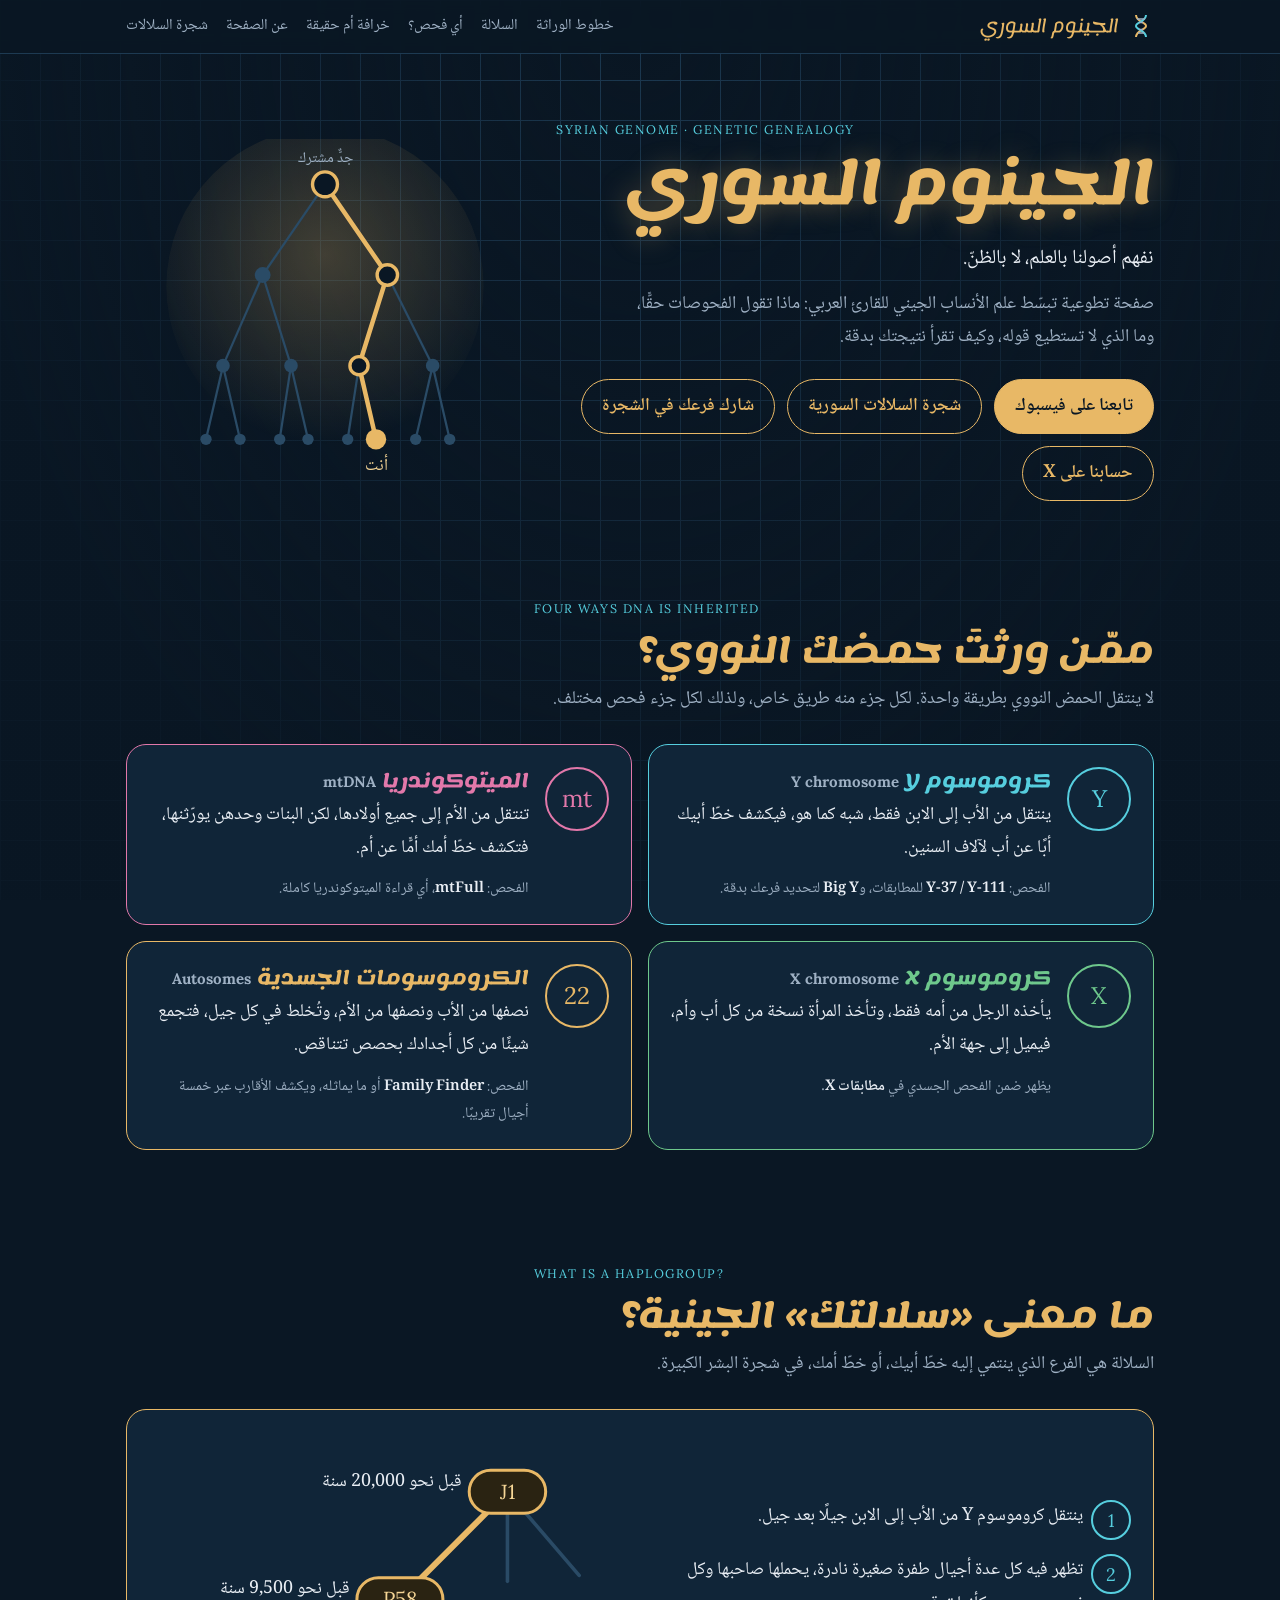
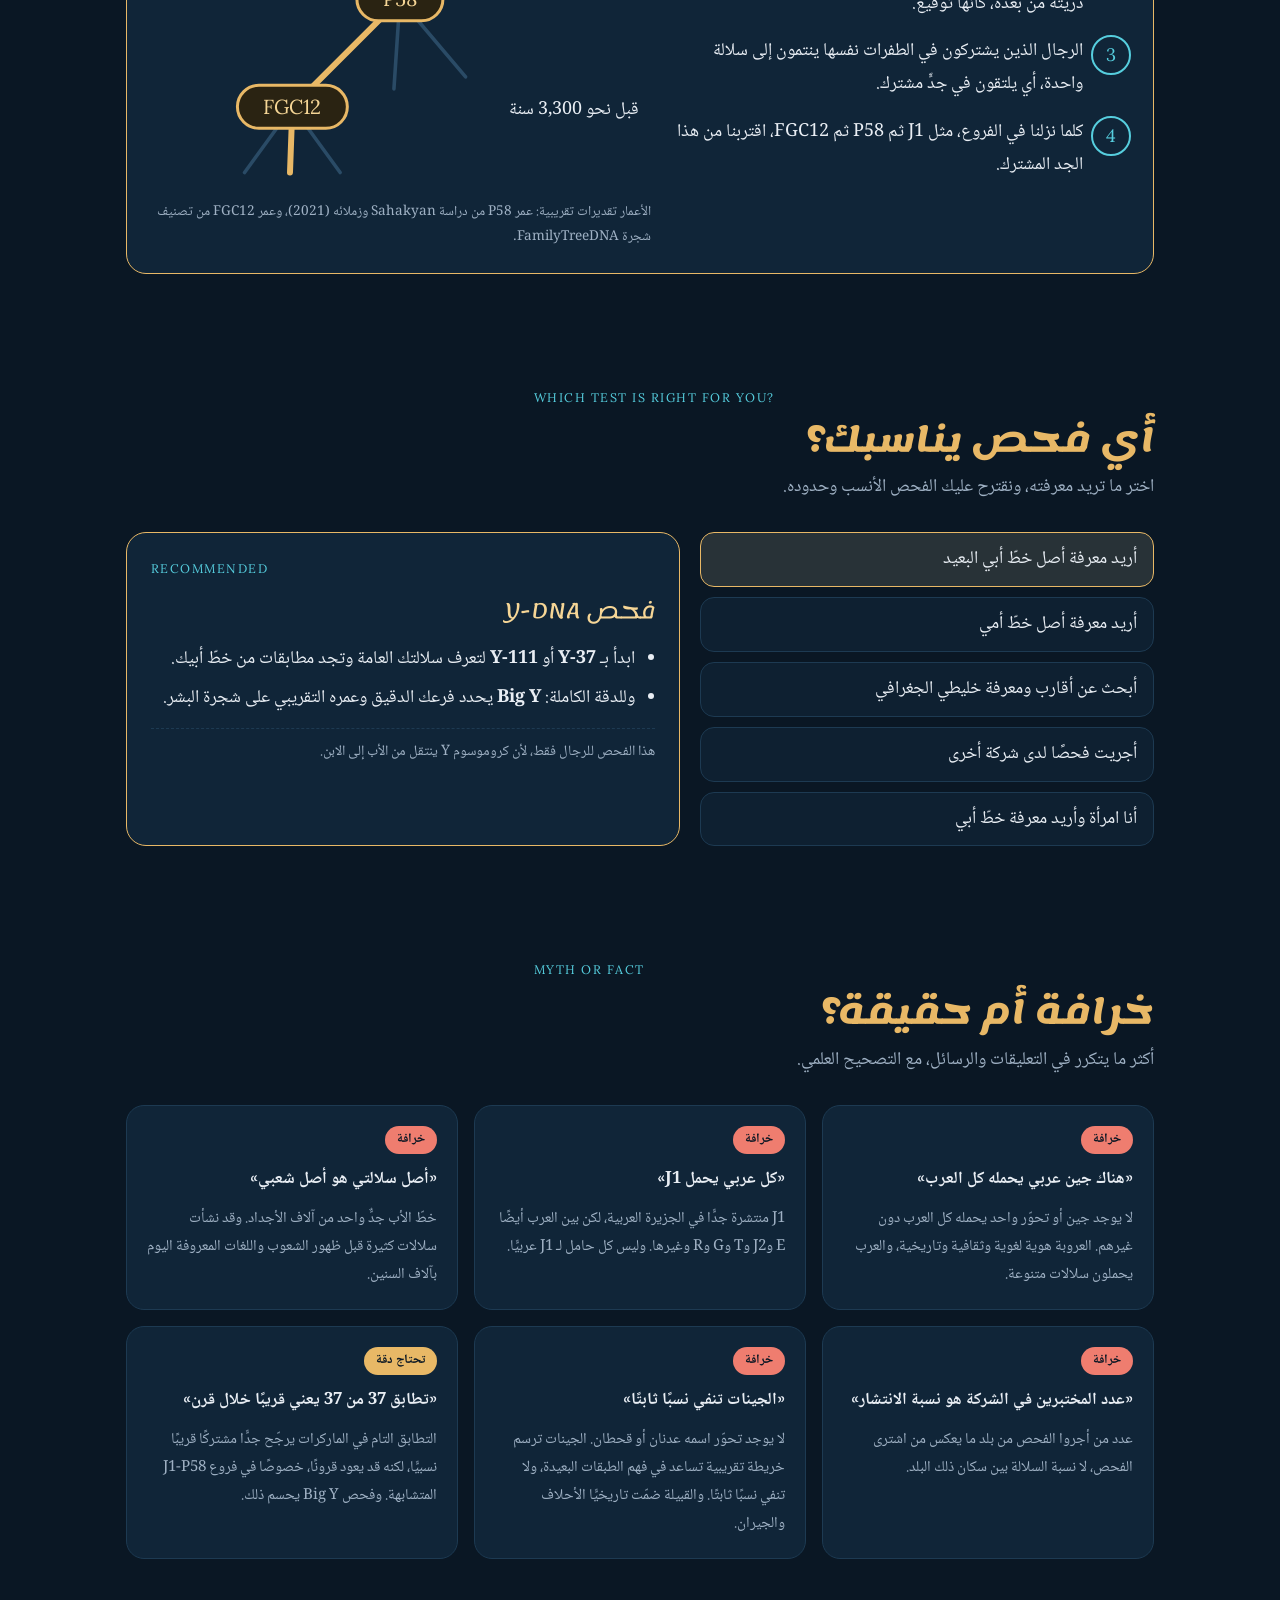
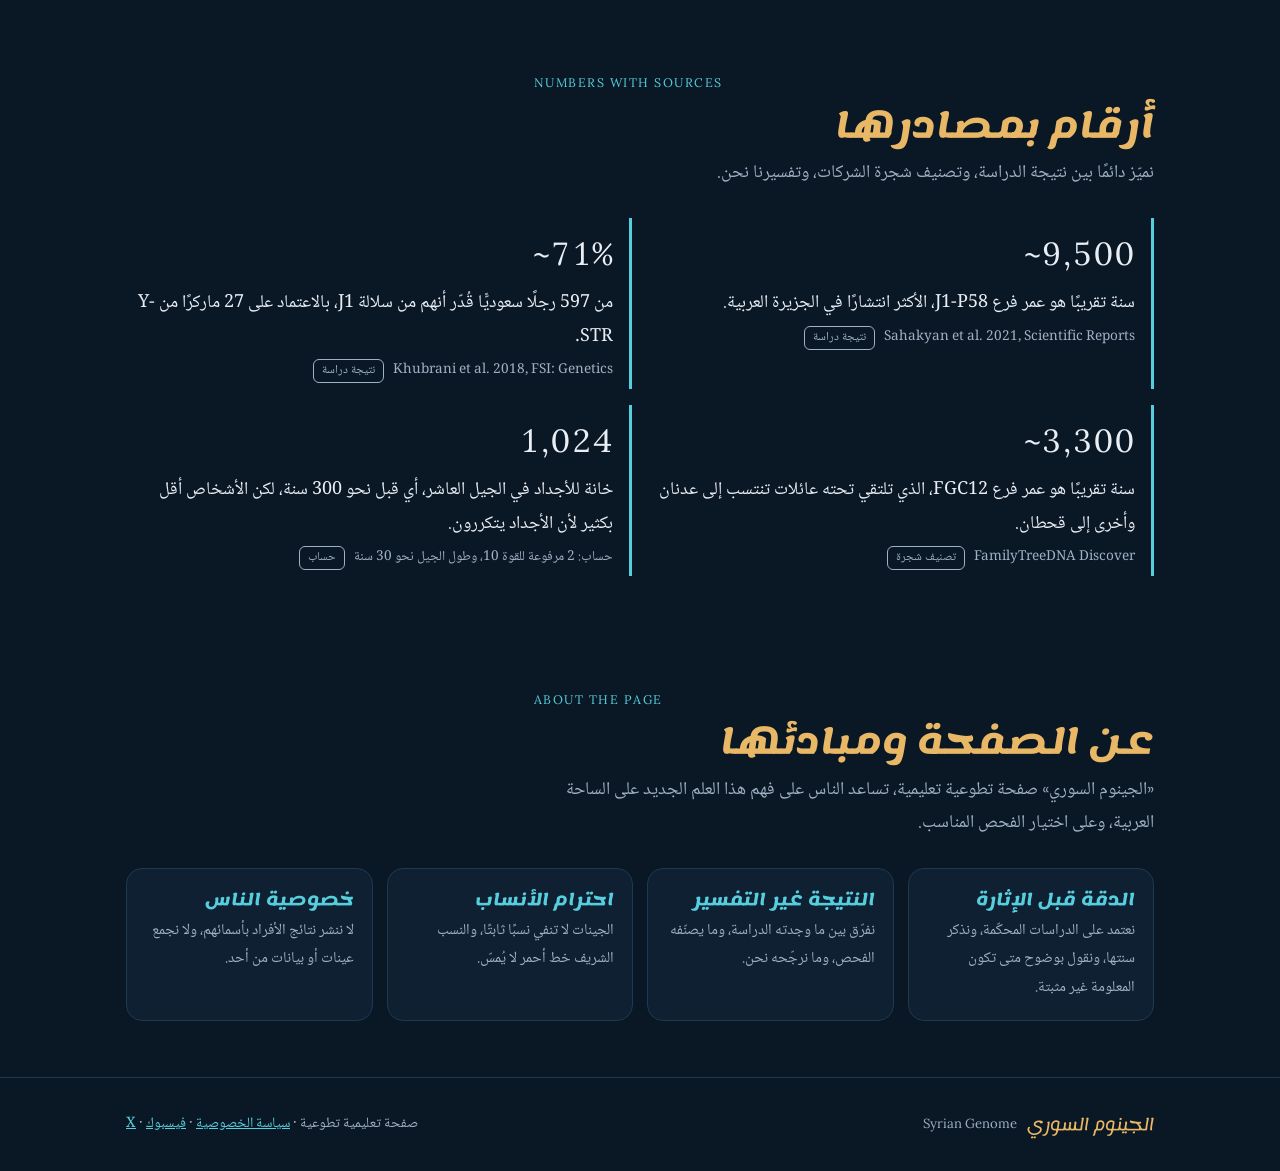
<file: index.html>
<!doctype html>
<html lang="ar" dir="rtl">
<head>
<meta charset="utf-8">
<meta name="viewport" content="width=device-width,initial-scale=1,viewport-fit=cover">
<title>الجينوم السوري | Syrian Genome – علم الأنساب الجيني للسوريين</title>
<meta name="description" content="صفحة تطوعية تبسّط علم الأنساب الجيني: السلالات الأبوية والأمومية، دليل اختيار الفحص، تصحيح الخرافات الشائعة، وشجرة السلالات الأبوية السورية.">
<link rel="canonical" href="https://syriangenome.com/">
<meta property="og:type" content="website">
<meta property="og:site_name" content="الجينوم السوري">
<meta property="og:title" content="الجينوم السوري | Syrian Genome – علم الأنساب الجيني للسوريين">
<meta property="og:description" content="صفحة تطوعية تبسّط علم الأنساب الجيني: السلالات الأبوية والأمومية، دليل اختيار الفحص، تصحيح الخرافات الشائعة، وشجرة السلالات الأبوية السورية.">
<meta property="og:url" content="https://syriangenome.com/">
<meta property="og:image" content="https://syriangenome.com/og.png">
<meta property="og:locale" content="ar_AR">
<meta name="twitter:card" content="summary_large_image">
<meta name="twitter:site" content="@SyrianGenome">
<style>html,body{margin:0}img{max-width:100%}[hidden]{display:none!important}</style>

<link rel="stylesheet" href="fonts.css">
<style>
/* Layout: a single dark "lab notebook" column; gold for the paternal line, teal for science, rose for the maternal line */
:root{
  --bg:#0a1724; --bg2:#0e2031; --panel:#102538; --line:#1d3a52;
  --fg:#e9eef4; --muted:#9fb1c4; --gold:#e8b866; --gold2:#f6d696;
  --teal:#56cede; --rose:#e278aa; --green:#6ec88c; --bad:#ef7d6f;
  --display:"Lemonada","Noto Naskh Arabic",serif;
  --body:"Noto Naskh Arabic","Amiri","Times New Roman",serif;
  --latin:"Lora",Georgia,serif;
  color-scheme:dark;
}
*{box-sizing:border-box}
html{scroll-behavior:smooth}
body{background:var(--bg);color:var(--fg);font-family:var(--body);font-size:18px;line-height:1.85;margin:0;
  background-image:linear-gradient(var(--line) 1px,transparent 1px),linear-gradient(90deg,var(--line) 1px,transparent 1px);
  background-size:40px 40px;background-attachment:fixed}
body::after{content:"";position:fixed;inset:0;pointer-events:none;background:radial-gradient(ellipse at 50% 0%,transparent 0,var(--bg) 75%);opacity:.92;z-index:-1}
.wrap{max-width:1060px;margin:0 auto;padding-left:max(16px,env(safe-area-inset-left,0px));padding-right:max(16px,env(safe-area-inset-right,0px))}
a{color:var(--teal)}
a:focus-visible,button:focus-visible{outline:2px solid var(--gold);outline-offset:3px}
.en{font-family:var(--latin);direction:ltr;unicode-bidi:isolate;color:var(--muted);font-size:.82em}
h1,h2,h3{font-family:var(--display);line-height:1.5;text-wrap:balance;margin:0}
h2{font-size:clamp(1.5rem,3.4vw,2.1rem);color:var(--gold)}
h3{font-size:1.15rem}
p{margin:0}
.eyebrow{font-family:var(--latin);letter-spacing:.12em;text-transform:uppercase;font-size:.78rem;color:var(--teal);direction:ltr;unicode-bidi:isolate}
section{padding-block:56px}
.head{display:flex;flex-direction:column;gap:6px;margin-bottom:28px;max-width:62ch}
.head p{color:var(--muted)}

/* nav */
nav{position:sticky;top:env(safe-area-inset-top,0px);z-index:5;background:color-mix(in srgb,var(--bg) 88%,transparent);backdrop-filter:blur(8px);border-bottom:1px solid var(--line)}
body::before{content:"";position:fixed;inset:0 0 auto;height:env(safe-area-inset-top,0px);z-index:10;background:var(--bg)}
nav .wrap{display:flex;align-items:center;justify-content:space-between;gap:16px;padding-block:10px}
.brand{font-family:var(--display);color:var(--gold);text-decoration:none;font-size:1.1rem;display:flex;align-items:center;gap:10px}
.helix{width:26px;height:26px}
.navlinks{display:flex;gap:18px;flex-wrap:wrap}
.navlinks a{color:var(--muted);text-decoration:none;font-size:.95rem}
.navlinks a:hover{color:var(--fg)}
@media (max-width:640px){.navlinks{display:none}}

/* hero */
.hero{padding-block:64px 40px;display:grid;grid-template-columns:1.2fr .8fr;gap:32px;align-items:center}
.hero h1{font-size:clamp(2.2rem,6vw,3.6rem);color:var(--gold);text-shadow:0 0 28px color-mix(in srgb,var(--gold) 35%,transparent)}
.hero .lead{font-size:1.25rem;margin-top:14px;max-width:34ch}
.hero .sub{color:var(--muted);margin-top:10px;max-width:52ch}
.ctas{display:flex;gap:12px;flex-wrap:wrap;margin-top:24px}
.btn{display:inline-flex;align-items:center;gap:8px;padding:10px 20px;border-radius:999px;text-decoration:none;font-weight:600;border:1.5px solid var(--gold);color:var(--bg);background:var(--gold)}
.btn.ghost{background:transparent;color:var(--gold)}
.btn:hover{filter:brightness(1.08)}
.heroart{width:100%;max-width:340px;justify-self:center}
@media (max-width:760px){.hero{grid-template-columns:1fr}.heroart{max-width:220px;order:-1}}

/* lines grid */
.lines{display:grid;grid-template-columns:repeat(2,minmax(0,1fr));gap:16px}
@media (max-width:700px){.lines{grid-template-columns:1fr}}
.line{background:var(--panel);border:1.5px solid var(--c);border-radius:20px;padding:22px;display:grid;grid-template-columns:64px 1fr;gap:16px;align-items:start}
.badge{width:64px;height:64px;border-radius:50%;border:2.5px solid var(--c);color:var(--c);display:grid;place-items:center;font-family:var(--latin);font-size:1.5rem}
.line h3{color:var(--c)}
.line .what{margin-top:4px}
.line .test{margin-top:10px;font-size:.92rem;color:var(--muted)}
.line .test b{color:var(--fg);font-weight:600}

/* haplogroup tree */
.treebox{background:var(--panel);border:1.5px solid var(--gold);border-radius:20px;padding:22px;display:grid;grid-template-columns:minmax(0,1fr) minmax(0,1.1fr);gap:24px;align-items:center}
@media (max-width:760px){.treebox{grid-template-columns:1fr}}
.steps{display:flex;flex-direction:column;gap:14px;counter-reset:s}
.step{display:grid;grid-template-columns:36px 1fr;gap:12px}
.step::before{counter-increment:s;content:counter(s);width:36px;height:36px;border-radius:50%;border:2px solid var(--teal);color:var(--teal);display:grid;place-items:center;font-family:var(--latin)}
.svgwrap{overflow-x:auto}
.svgwrap svg{width:100%;min-width:320px;height:auto;display:block;direction:ltr}
.note{font-size:.85rem;color:var(--muted);margin-top:10px}

/* chooser */
.chooser{display:grid;grid-template-columns:minmax(0,.9fr) minmax(0,1.1fr);gap:20px}
@media (max-width:760px){.chooser{grid-template-columns:1fr}}
.qs{display:flex;flex-direction:column;gap:10px}
.qs button{font:inherit;text-align:right;color:var(--fg);background:var(--bg2);border:1.5px solid var(--line);border-radius:14px;padding:12px 16px;cursor:pointer;line-height:1.6}
.qs button[aria-pressed="true"]{border-color:var(--gold);background:color-mix(in srgb,var(--gold) 12%,var(--bg2))}
.qs button:hover{border-color:var(--muted)}
.answer{background:var(--panel);border:1.5px solid var(--gold);border-radius:20px;padding:24px;display:flex;flex-direction:column;gap:12px}
.answer .rec{font-family:var(--display);color:var(--gold2);font-size:1.3rem}
.answer ul{margin:0;padding-right:20px;display:flex;flex-direction:column;gap:6px}
.answer .warn{font-size:.9rem;color:var(--muted);border-top:1px dashed var(--line);padding-top:10px}

/* myths */
.myths{display:grid;grid-template-columns:repeat(3,minmax(0,1fr));gap:16px}
@media (max-width:900px){.myths{grid-template-columns:repeat(2,minmax(0,1fr))}}
@media (max-width:600px){.myths{grid-template-columns:1fr}}
.myth{background:var(--panel);border:1px solid var(--line);border-radius:18px;padding:20px;display:flex;flex-direction:column;gap:10px}
.verdict{align-self:flex-start;font-size:.8rem;font-weight:700;padding:2px 12px;border-radius:999px;color:var(--bg);background:var(--bad)}
.verdict.part{background:var(--gold)}
.claim{font-weight:700;font-size:1.05rem}
.myth p:last-child{color:var(--muted);font-size:.95rem}

/* numbers */
.facts{display:grid;grid-template-columns:repeat(2,minmax(0,1fr));gap:16px}
@media (max-width:700px){.facts{grid-template-columns:1fr}}
.fact{border-right:3px solid var(--teal);padding:6px 16px 6px 0;display:flex;flex-direction:column;gap:4px}
.fact .num{font-family:var(--latin);font-size:2rem;color:var(--fg);font-variant-numeric:tabular-nums;direction:ltr;unicode-bidi:isolate;text-align:right}
.fact .src{font-size:.85rem;color:var(--muted)}
.kind{display:inline-block;font-size:.75rem;border:1px solid var(--muted);border-radius:6px;padding:0 8px;margin-inline-start:6px;color:var(--muted)}

/* principles */
.principles{display:grid;grid-template-columns:repeat(auto-fit,minmax(230px,1fr));gap:14px}
.pr{background:var(--bg2);border:1px solid var(--line);border-radius:16px;padding:18px}
.pr h3{color:var(--teal);font-size:1rem;margin-bottom:6px}
.pr p{color:var(--muted);font-size:.95rem}

footer{border-top:1px solid var(--line);padding-block:32px;color:var(--muted);font-size:.9rem}
footer .wrap{display:flex;flex-wrap:wrap;gap:16px;justify-content:space-between;align-items:center}
footer .brand{font-size:1rem}
@media (prefers-reduced-motion:reduce){html{scroll-behavior:auto}}
</style>
<script type="application/ld+json">{"@context":"https://schema.org","@type":"WebSite","name":"الجينوم السوري","alternateName":["Syrian Genome","SyrianGenome"],"url":"https://syriangenome.com/"}</script></head>
<body>
<div dir="rtl" lang="ar">
<nav>
  <div class="wrap">
    <a class="brand" href="#top">
      <svg class="helix" viewBox="0 0 26 26" aria-hidden="true"><path d="M8 2c0 7 10 7 10 11s-10 4-10 11" fill="none" stroke="#e8b866" stroke-width="2"/><path d="M18 2c0 7-10 7-10 11s10 4 10 11" fill="none" stroke="#56cede" stroke-width="2"/><path d="M9 6h8M10 20h6M11 9.5h4M11 16.5h4" stroke="#9fb1c4" stroke-width="1.4"/></svg>
      الجينوم السوري
    </a>
    <div class="navlinks">
      <a href="#lines">خطوط الوراثة</a>
      <a href="#haplo">السلالة</a>
      <a href="#tests">أي فحص؟</a>
      <a href="#myths">خرافة أم حقيقة</a>
      <a href="#about">عن الصفحة</a>
      <a href="tree.html">شجرة السلالات</a>
    </div>
  </div>
</nav>

<main id="top">
<div class="wrap">
  <header class="hero">
    <div>
      <div class="eyebrow">Syrian Genome · Genetic genealogy</div>
      <h1>الجينوم السوري</h1>
      <p class="lead">نفهم أصولنا بالعلم، لا بالظنّ.</p>
      <p class="sub">صفحة تطوعية تبسّط علم الأنساب الجيني للقارئ العربي: ماذا تقول الفحوصات حقًّا، وما الذي لا تستطيع قوله، وكيف تقرأ نتيجتك بدقة.</p>
      <div class="ctas">
        <a class="btn" href="https://www.facebook.com/SyrianGenome" target="_blank" rel="noopener">تابعنا على فيسبوك</a>
        <a class="btn ghost" href="tree.html">شجرة السلالات السورية</a>
        <a class="btn ghost" href="https://docs.google.com/forms/d/e/1FAIpQLScTSS5r2M0lfBPblRFtiht0_II5hjNWVeDA45FnPvsEcjsZMw/viewform" target="_blank" rel="noopener">شارك فرعك في الشجرة</a>
        <a class="btn ghost" href="https://x.com/SyrianGenome" target="_blank" rel="noopener">حسابنا على X</a>
      </div>
    </div>
    <svg class="heroart" viewBox="0 0 300 300" role="img" aria-label="رسم لشجرة جينية تتفرع من جد مشترك">
      <defs><radialGradient id="g" cx="50%" cy="40%" r="60%"><stop offset="0" stop-color="#e8b866" stop-opacity=".25"/><stop offset="1" stop-color="#e8b866" stop-opacity="0"/></radialGradient></defs>
      <circle cx="150" cy="130" r="140" fill="url(#g)"/>
      <g stroke="#2a4b66" stroke-width="2" fill="none">
        <path d="M150 40 L95 120 M150 40 L205 120 M95 120 L60 200 M95 120 L120 200 M205 120 L180 200 M205 120 L245 200 M60 200 L45 265 M60 200 L75 265 M120 200 L110 265 M120 200 L135 265 M180 200 L170 265 M245 200 L230 265 M245 200 L260 265"/>
      </g>
      <g stroke="#e8b866" stroke-width="4" fill="none" stroke-linecap="round"><path d="M150 40 L205 120 L180 200 L195 265"/></g>
      <g fill="#2a4b66"><circle cx="45" cy="265" r="5"/><circle cx="75" cy="265" r="5"/><circle cx="110" cy="265" r="5"/><circle cx="135" cy="265" r="5"/><circle cx="170" cy="265" r="5"/><circle cx="230" cy="265" r="5"/><circle cx="260" cy="265" r="5"/><circle cx="60" cy="200" r="6"/><circle cx="120" cy="200" r="6"/><circle cx="245" cy="200" r="6"/><circle cx="95" cy="120" r="7"/></g>
      <g fill="#0a1724" stroke="#e8b866" stroke-width="3"><circle cx="150" cy="40" r="11"/><circle cx="205" cy="120" r="9"/><circle cx="180" cy="200" r="8"/></g>
      <circle cx="195" cy="265" r="9" fill="#e8b866"/>
      <text x="195" y="292" fill="#f6d696" font-size="15" text-anchor="middle" font-family="Noto Naskh Arabic,serif">أنت</text>
      <text x="150" y="20" fill="#9fb1c4" font-size="13" text-anchor="middle" font-family="Noto Naskh Arabic,serif">جدٌّ مشترك</text>
    </svg>
  </header>
</div>

<section id="lines">
  <div class="wrap">
    <div class="head">
      <div class="eyebrow">Four ways DNA is inherited</div>
      <h2>ممّن ورثتَ حمضك النووي؟</h2>
      <p>لا ينتقل الحمض النووي بطريقة واحدة. لكل جزء منه طريق خاص، ولذلك لكل جزء فحص مختلف.</p>
    </div>
    <div class="lines">
      <article class="line" style="--c:var(--teal)">
        <div class="badge">Y</div>
        <div>
          <h3>كروموسوم Y <span class="en">Y chromosome</span></h3>
          <p class="what">ينتقل من الأب إلى الابن فقط، شبه كما هو، فيكشف خطّ أبيك أبًا عن أب لآلاف السنين.</p>
          <p class="test">الفحص: <b>Y-37 / Y-111</b> للمطابقات، و<b>Big Y</b> لتحديد فرعك بدقة.</p>
        </div>
      </article>
      <article class="line" style="--c:var(--rose)">
        <div class="badge">mt</div>
        <div>
          <h3>الميتوكوندريا <span class="en">mtDNA</span></h3>
          <p class="what">تنتقل من الأم إلى جميع أولادها، لكن البنات وحدهن يورّثنها، فتكشف خطّ أمك أمًّا عن أم.</p>
          <p class="test">الفحص: <b>mtFull</b>، أي قراءة الميتوكوندريا كاملة.</p>
        </div>
      </article>
      <article class="line" style="--c:var(--green)">
        <div class="badge">X</div>
        <div>
          <h3>كروموسوم X <span class="en">X chromosome</span></h3>
          <p class="what">يأخذه الرجل من أمه فقط، وتأخذ المرأة نسخة من كل أب وأم، فيميل إلى جهة الأم.</p>
          <p class="test">يظهر ضمن الفحص الجسدي في <b>مطابقات X</b>.</p>
        </div>
      </article>
      <article class="line" style="--c:var(--gold)">
        <div class="badge">22</div>
        <div>
          <h3>الكروموسومات الجسدية <span class="en">Autosomes</span></h3>
          <p class="what">نصفها من الأب ونصفها من الأم، وتُخلط في كل جيل، فتجمع شيئًا من كل أجدادك بحصص تتناقص.</p>
          <p class="test">الفحص: <b>Family Finder</b> أو ما يماثله، ويكشف الأقارب عبر خمسة أجيال تقريبًا.</p>
        </div>
      </article>
    </div>
  </div>
</section>

<section id="haplo">
  <div class="wrap">
    <div class="head">
      <div class="eyebrow">What is a haplogroup?</div>
      <h2>ما معنى «سلالتك» الجينية؟</h2>
      <p>السلالة هي الفرع الذي ينتمي إليه خطّ أبيك، أو خطّ أمك، في شجرة البشر الكبيرة.</p>
    </div>
    <div class="treebox">
      <div class="steps">
        <div class="step"><p>ينتقل كروموسوم Y من الأب إلى الابن جيلًا بعد جيل.</p></div>
        <div class="step"><p>تظهر فيه كل عدة أجيال طفرة صغيرة نادرة، يحملها صاحبها وكل ذريته من بعده، كأنها توقيع.</p></div>
        <div class="step"><p>الرجال الذين يشتركون في الطفرات نفسها ينتمون إلى سلالة واحدة، أي يلتقون في جدٍّ مشترك.</p></div>
        <div class="step"><p>كلما نزلنا في الفروع، مثل J1 ثم P58 ثم FGC12، اقتربنا من هذا الجد المشترك.</p></div>
      </div>
      <div>
        <div class="svgwrap">
          <svg viewBox="0 0 420 300" role="img" aria-label="مثال تفرع: J1 قبل نحو 20 ألف سنة، ثم P58 قبل نحو 9500 سنة، ثم FGC12 قبل نحو 3300 سنة">
            <g stroke="#2a4b66" stroke-width="3" stroke-linecap="round">
              <line x1="300" y1="50" x2="360" y2="120"/><line x1="300" y1="50" x2="300" y2="125"/>
              <line x1="210" y1="140" x2="265" y2="205"/><line x1="210" y1="140" x2="205" y2="215"/>
              <line x1="120" y1="230" x2="80" y2="285"/><line x1="120" y1="230" x2="160" y2="285"/>
            </g>
            <g stroke="#e8b866" stroke-width="5" stroke-linecap="round"><line x1="300" y1="50" x2="210" y2="140"/><line x1="210" y1="140" x2="120" y2="230"/><line x1="120" y1="230" x2="118" y2="285"/></g>
            <g font-family="Lora,Georgia,serif" font-size="17" text-anchor="middle">
              <rect x="268" y="32" width="64" height="36" rx="18" fill="#2a2312" stroke="#e8b866" stroke-width="2.5"/><text x="300" y="56" fill="#f6d696">J1</text>
              <rect x="174" y="122" width="72" height="36" rx="18" fill="#2a2312" stroke="#e8b866" stroke-width="2.5"/><text x="210" y="146" fill="#f6d696">P58</text>
              <rect x="74" y="212" width="92" height="36" rx="18" fill="#2a2312" stroke="#e8b866" stroke-width="2.5"/><text x="120" y="236" fill="#f6d696">FGC12</text>
            </g>
            <g font-family="Noto Naskh Arabic,serif" font-size="15" fill="#e9eef4" text-anchor="end">
              <text x="262" y="45">قبل نحو 20,000 سنة</text>
              <text x="168" y="135">قبل نحو 9,500 سنة</text>
              <text x="410" y="236" text-anchor="end">قبل نحو 3,300 سنة</text>
            </g>
          </svg>
        </div>
        <p class="note">الأعمار تقديرات تقريبية: عمر P58 من دراسة Sahakyan وزملائه (2021)، وعمر FGC12 من تصنيف شجرة FamilyTreeDNA.</p>
      </div>
    </div>
  </div>
</section>

<section id="tests">
  <div class="wrap">
    <div class="head">
      <div class="eyebrow">Which test is right for you?</div>
      <h2>أي فحص يناسبك؟</h2>
      <p>اختر ما تريد معرفته، ونقترح عليك الفحص الأنسب وحدوده.</p>
    </div>
    <div class="chooser">
      <div class="qs" role="group" aria-label="ماذا تريد أن تعرف؟">
        <button type="button" id="q-father" data-k="father" aria-pressed="true">أريد معرفة أصل خطّ أبي البعيد</button>
        <button type="button" id="q-mother" data-k="mother" aria-pressed="false">أريد معرفة أصل خطّ أمي</button>
        <button type="button" id="q-relatives" data-k="relatives" aria-pressed="false">أبحث عن أقارب ومعرفة خليطي الجغرافي</button>
        <button type="button" id="q-upload" data-k="upload" aria-pressed="false">أجريت فحصًا لدى شركة أخرى</button>
        <button type="button" id="q-woman" data-k="woman" aria-pressed="false">أنا امرأة وأريد معرفة خطّ أبي</button>
      </div>
      <div class="answer" id="answer" aria-live="polite"></div>
    </div>
  </div>
</section>

<section id="myths">
  <div class="wrap">
    <div class="head">
      <div class="eyebrow">Myth or fact</div>
      <h2>خرافة أم حقيقة؟</h2>
      <p>أكثر ما يتكرر في التعليقات والرسائل، مع التصحيح العلمي.</p>
    </div>
    <div class="myths">
      <article class="myth"><span class="verdict">خرافة</span><p class="claim">«هناك جين عربي يحمله كل العرب»</p><p>لا يوجد جين أو تحوّر واحد يحمله كل العرب دون غيرهم. العروبة هوية لغوية وثقافية وتاريخية، والعرب يحملون سلالات متنوعة.</p></article>
      <article class="myth"><span class="verdict">خرافة</span><p class="claim">«كل عربي يحمل J1»</p><p>J1 منتشرة جدًّا في الجزيرة العربية، لكن بين العرب أيضًا E وJ2 وT وG وR وغيرها. وليس كل حامل لـ J1 عربيًّا.</p></article>
      <article class="myth"><span class="verdict">خرافة</span><p class="claim">«أصل سلالتي هو أصل شعبي»</p><p>خطّ الأب جدٌّ واحد من آلاف الأجداد. وقد نشأت سلالات كثيرة قبل ظهور الشعوب واللغات المعروفة اليوم بآلاف السنين.</p></article>
      <article class="myth"><span class="verdict">خرافة</span><p class="claim">«عدد المختبرين في الشركة هو نسبة الانتشار»</p><p>عدد من أجروا الفحص من بلد ما يعكس من اشترى الفحص، لا نسبة السلالة بين سكان ذلك البلد.</p></article>
      <article class="myth"><span class="verdict">خرافة</span><p class="claim">«الجينات تنفي نسبًا ثابتًا»</p><p>لا يوجد تحوّر اسمه عدنان أو قحطان. الجينات ترسم خريطة تقريبية تساعد في فهم الطبقات البعيدة، ولا تنفي نسبًا ثابتًا. والقبيلة ضمّت تاريخيًّا الأحلاف والجيران.</p></article>
      <article class="myth"><span class="verdict part">تحتاج دقة</span><p class="claim">«تطابق 37 من 37 يعني قريبًا خلال قرن»</p><p>التطابق التام في الماركرات يرجّح جدًّا مشتركًا قريبًا نسبيًّا، لكنه قد يعود قرونًا، خصوصًا في فروع J1-P58 المتشابهة. وفحص Big Y يحسم ذلك.</p></article>
    </div>
  </div>
</section>

<section id="numbers">
  <div class="wrap">
    <div class="head">
      <div class="eyebrow">Numbers with sources</div>
      <h2>أرقام بمصادرها</h2>
      <p>نميّز دائمًا بين نتيجة الدراسة، وتصنيف شجرة الشركات، وتفسيرنا نحن.</p>
    </div>
    <div class="facts">
      <div class="fact"><span class="num">~9,500</span><p>سنة تقريبًا هو عمر فرع J1-P58، الأكثر انتشارًا في الجزيرة العربية.</p><p class="src">Sahakyan et al. 2021, Scientific Reports <span class="kind">نتيجة دراسة</span></p></div>
      <div class="fact"><span class="num">~71%</span><p>من 597 رجلًا سعوديًّا قُدّر أنهم من سلالة J1، بالاعتماد على 27 ماركرًا من Y-STR.</p><p class="src">Khubrani et al. 2018, FSI: Genetics <span class="kind">نتيجة دراسة</span></p></div>
      <div class="fact"><span class="num">~3,300</span><p>سنة تقريبًا هو عمر فرع FGC12، الذي تلتقي تحته عائلات تنتسب إلى عدنان وأخرى إلى قحطان.</p><p class="src">FamilyTreeDNA Discover <span class="kind">تصنيف شجرة</span></p></div>
      <div class="fact"><span class="num">1,024</span><p>خانة للأجداد في الجيل العاشر، أي قبل نحو 300 سنة، لكن الأشخاص أقل بكثير لأن الأجداد يتكررون.</p><p class="src">حساب: 2 مرفوعة للقوة 10، وطول الجيل نحو 30 سنة <span class="kind">حساب</span></p></div>
    </div>
  </div>
</section>

<section id="about">
  <div class="wrap">
    <div class="head">
      <div class="eyebrow">About the page</div>
      <h2>عن الصفحة ومبادئها</h2>
      <p>«الجينوم السوري» صفحة تطوعية تعليمية، تساعد الناس على فهم هذا العلم الجديد على الساحة العربية، وعلى اختيار الفحص المناسب.</p>
    </div>
    <div class="principles">
      <div class="pr"><h3>الدقة قبل الإثارة</h3><p>نعتمد على الدراسات المحكّمة، ونذكر سنتها، ونقول بوضوح متى تكون المعلومة غير مثبتة.</p></div>
      <div class="pr"><h3>النتيجة غير التفسير</h3><p>نفرّق بين ما وجدته الدراسة، وما يصنّفه الفحص، وما نرجّحه نحن.</p></div>
      <div class="pr"><h3>احترام الأنساب</h3><p>الجينات لا تنفي نسبًا ثابتًا، والنسب الشريف خط أحمر لا يُمسّ.</p></div>
      <div class="pr"><h3>خصوصية الناس</h3><p>لا ننشر نتائج الأفراد بأسمائهم، ولا نجمع عينات أو بيانات من أحد.</p></div>
    </div>
  </div>
</section>
</main>

<footer>
  <div class="wrap">
    <span class="brand">الجينوم السوري <span class="en">Syrian Genome</span></span>
    <span>صفحة تعليمية تطوعية · <a href="privacy.html">سياسة الخصوصية</a> · <a href="https://www.facebook.com/SyrianGenome" target="_blank" rel="noopener">فيسبوك</a> · <a href="https://x.com/SyrianGenome" target="_blank" rel="noopener">X</a></span>
  </div>
</footer>
</div>

<script>
const A={
  father:{rec:"فحص Y-DNA",items:["ابدأ بـ <b>Y-37</b> أو <b>Y-111</b> لتعرف سلالتك العامة وتجد مطابقات من خطّ أبيك.","وللدقة الكاملة: <b>Big Y</b> يحدد فرعك الدقيق وعمره التقريبي على شجرة البشر."],warn:"هذا الفحص للرجال فقط، لأن كروموسوم Y ينتقل من الأب إلى الابن."},
  mother:{rec:"فحص mtFull",items:["يقرأ الميتوكوندريا كاملة، فيكشف سلالة أمك أمًّا عن أم.","يصلح للرجال والنساء معًا."],warn:"تتغير الميتوكوندريا ببطء شديد، لذلك تشير غالبًا إلى أصول قديمة جدًّا لا إلى أقارب قريبين."},
  relatives:{rec:"الفحص الجسدي (Family Finder)",items:["يكشف أقاربك من جهتي الأب والأم عبر خمسة أجيال تقريبًا.","يعطي تقديرًا لخليطك الجغرافي.","يظهر لك سلالة تقريبية لخط الأب وخط الأم."],warn:"تقدير الخليط الجغرافي تقريبي، ويتغيّر بحسب العينات المرجعية لدى كل شركة."},
  upload:{rec:"رفع البيانات الخام",items:["إذا أجريت فحصًا جسديًّا لدى شركة أخرى، يمكنك تنزيل ملف البيانات الخام ورفعه إلى شركات أخرى مجانًا غالبًا.","تحصل بذلك على مطابقات جديدة دون فحص جديد."],warn:"الرفع يشمل الفحص الجسدي فقط، ولا يعطي نتائج Y-DNA أو mtDNA كاملة."},
  woman:{rec:"فحص قريب ذكر من خطّ الأب",items:["لا تحمل المرأة كروموسوم Y، فلا تستطيع فحص خطّ أبيها مباشرة.","الحل أن يُجري الفحص أبوك، أو أخوك، أو عمّك، أو ابن عمّك من جهة الأب."],warn:"أما الفحص الجسدي فتستطيع المرأة إجراءه بنفسها، ويكشف أقاربها من الجهتين."}
};
const box=document.getElementById('answer');
function show(k){
  const a=A[k];
  box.innerHTML='<div class="eyebrow">Recommended</div><div class="rec">'+a.rec+'</div><ul>'+a.items.map(i=>'<li>'+i+'</li>').join('')+'</ul><p class="warn">'+a.warn+'</p>';
  document.querySelectorAll('.qs button').forEach(b=>b.setAttribute('aria-pressed',b.dataset.k===k?'true':'false'));
}
document.querySelectorAll('.qs button').forEach(b=>b.addEventListener('click',()=>show(b.dataset.k)));
show('father');
</script>

</body>
</html>
</file>
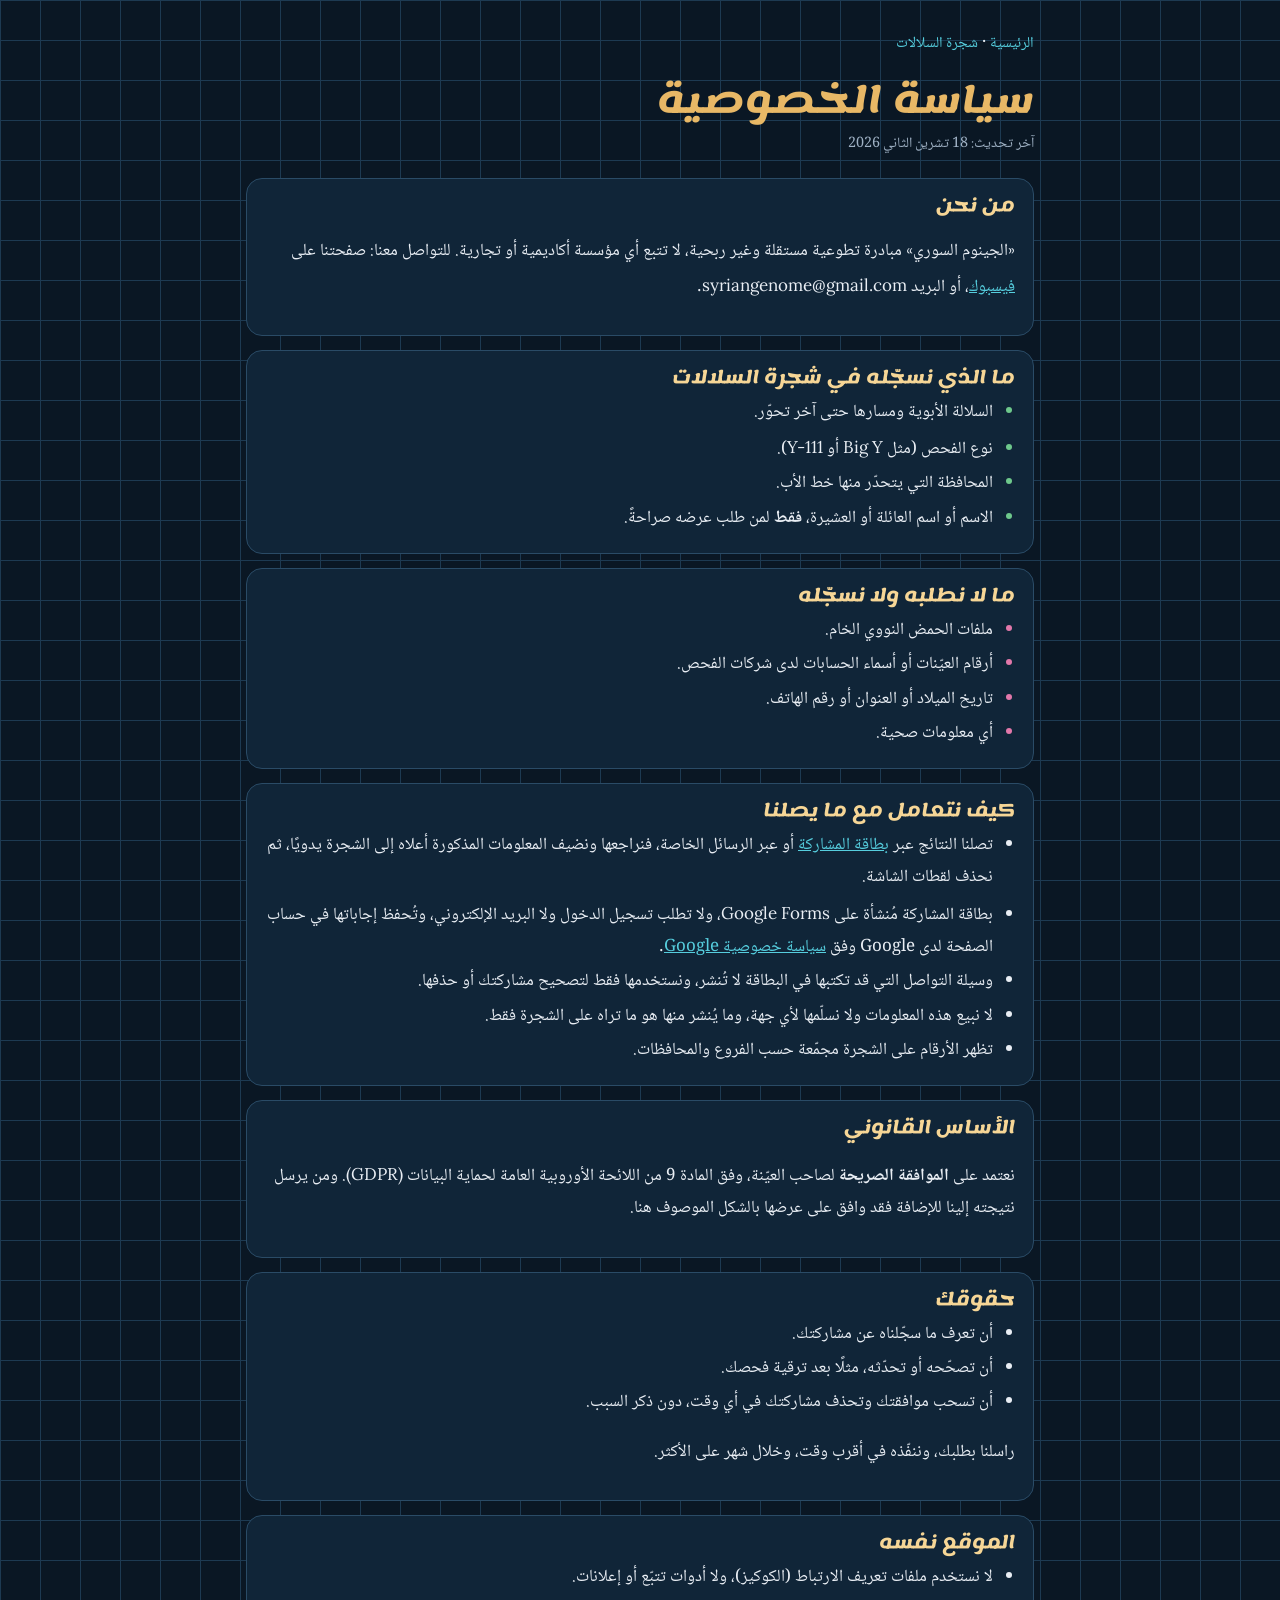
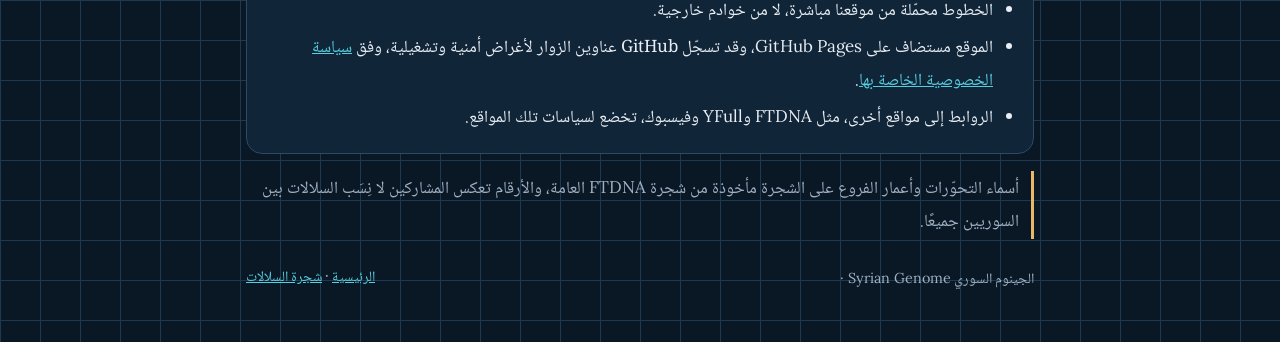
<file: privacy.html>
<!doctype html>
<html lang="ar" dir="rtl">
<head>
<meta charset="utf-8">
<meta name="viewport" content="width=device-width,initial-scale=1">
<title>سياسة الخصوصية | الجينوم السوري</title>
<meta name="description" content="كيف يتعامل موقع الجينوم السوري مع نتائج الفحوص التي يشاركها المختبرون في شجرة السلالات الأبوية السورية: ما نجمعه، وما لا نجمعه، وكيف تحذف مشاركتك.">
<link rel="canonical" href="https://syriangenome.com/privacy.html">
<meta property="og:title" content="سياسة الخصوصية | الجينوم السوري">
<meta property="og:image" content="https://syriangenome.com/og.png">
<link rel="stylesheet" href="fonts.css">
<style>
:root{--bg:#0a1724;--panel:#102538;--line:#1d3a52;--line2:#2a4b66;--fg:#e9eef4;--muted:#9fb1c4;--gold:#e8b866;--gold2:#f6d696;--teal:#56cede;--rose:#e278aa;--green:#6ec88c;color-scheme:dark}
*{box-sizing:border-box}
body{margin:0;background:var(--bg);color:var(--fg);font-family:"Noto Naskh Arabic","Amiri",serif;font-size:17px;line-height:1.9;
  background-image:linear-gradient(var(--line) 1px,transparent 1px),linear-gradient(90deg,var(--line) 1px,transparent 1px);background-size:40px 40px}
.wrap{max-width:820px;margin:0 auto;padding:28px 16px 48px}
nav a{color:var(--teal);text-decoration:none;font-size:.95rem}
h1,h2{font-family:"Lemonada","Noto Naskh Arabic",serif;line-height:1.5;margin:0}
h1{color:var(--gold);font-size:clamp(1.6rem,5vw,2.2rem);margin-top:14px}
.date{color:var(--muted);font-size:.9rem;margin:4px 0 20px}
section{background:var(--panel);border:1px solid var(--line2);border-radius:16px;padding:14px 18px;margin:14px 0}
h2{color:var(--gold2);font-size:1.08rem;margin-bottom:6px}
ul{margin:4px 0;padding-inline-start:22px}
li{margin:2px 0}
.ok li::marker{color:var(--green)}
.no li::marker{color:var(--rose)}
.en{font-family:"Lora",Georgia,serif;direction:ltr;unicode-bidi:isolate}
a{color:var(--teal)}
.note{border-inline-start:3px solid var(--gold);padding-inline-start:12px;color:var(--muted)}
footer{margin-top:26px;color:var(--muted);font-size:.9rem;display:flex;flex-wrap:wrap;gap:8px;justify-content:space-between}
</style>
</head>
<body>
<div class="wrap">
<nav><a href="./">الرئيسية</a> · <a href="tree.html">شجرة السلالات</a></nav>
<h1>سياسة الخصوصية</h1>
<p class="date">آخر تحديث: 18 تشرين الثاني 2026</p>

<section>
<h2>من نحن</h2>
<p>«الجينوم السوري» مبادرة تطوعية مستقلة وغير ربحية، لا تتبع أي مؤسسة أكاديمية أو تجارية. للتواصل معنا: صفحتنا على <a href="https://www.facebook.com/SyrianGenome" target="_blank" rel="noopener">فيسبوك</a>، أو البريد <span class="en">syriangenome@gmail.com</span>.</p>
</section>

<section class="ok">
<h2>ما الذي نسجّله في شجرة السلالات</h2>
<ul>
<li>السلالة الأبوية ومسارها حتى آخر تحوّر.</li>
<li>نوع الفحص (مثل <span class="en">Big Y</span> أو <span class="en">Y-111</span>).</li>
<li>المحافظة التي يتحدّر منها خط الأب.</li>
<li>الاسم أو اسم العائلة أو العشيرة، <b>فقط</b> لمن طلب عرضه صراحةً.</li>
</ul>
</section>

<section class="no">
<h2>ما لا نطلبه ولا نسجّله</h2>
<ul>
<li>ملفات الحمض النووي الخام.</li>
<li>أرقام العيّنات أو أسماء الحسابات لدى شركات الفحص.</li>
<li>تاريخ الميلاد أو العنوان أو رقم الهاتف.</li>
<li>أي معلومات صحية.</li>
</ul>
</section>

<section>
<h2>كيف نتعامل مع ما يصلنا</h2>
<ul>
<li>تصلنا النتائج عبر <a href="https://docs.google.com/forms/d/e/1FAIpQLScTSS5r2M0lfBPblRFtiht0_II5hjNWVeDA45FnPvsEcjsZMw/viewform" target="_blank" rel="noopener">بطاقة المشاركة</a> أو عبر الرسائل الخاصة، فنراجعها ونضيف المعلومات المذكورة أعلاه إلى الشجرة يدويًا، ثم نحذف لقطات الشاشة.</li>
<li>بطاقة المشاركة مُنشأة على <span class="en">Google Forms</span>، ولا تطلب تسجيل الدخول ولا البريد الإلكتروني، وتُحفظ إجاباتها في حساب الصفحة لدى Google وفق <a href="https://policies.google.com/privacy" target="_blank" rel="noopener">سياسة خصوصية Google</a>.</li>
<li>وسيلة التواصل التي قد تكتبها في البطاقة لا تُنشر، ونستخدمها فقط لتصحيح مشاركتك أو حذفها.</li>
<li>لا نبيع هذه المعلومات ولا نسلّمها لأي جهة، وما يُنشر منها هو ما تراه على الشجرة فقط.</li>
<li>تظهر الأرقام على الشجرة مجمّعة حسب الفروع والمحافظات.</li>
</ul>
</section>

<section>
<h2>الأساس القانوني</h2>
<p>نعتمد على <b>الموافقة الصريحة</b> لصاحب العيّنة، وفق المادة 9 من اللائحة الأوروبية العامة لحماية البيانات <span class="en">(GDPR)</span>. ومن يرسل نتيجته إلينا للإضافة فقد وافق على عرضها بالشكل الموصوف هنا.</p>
</section>

<section>
<h2>حقوقك</h2>
<ul>
<li>أن تعرف ما سجّلناه عن مشاركتك.</li>
<li>أن تصحّحه أو تحدّثه، مثلًا بعد ترقية فحصك.</li>
<li>أن تسحب موافقتك وتحذف مشاركتك في أي وقت، دون ذكر السبب.</li>
</ul>
<p>راسلنا بطلبك، وننفّذه في أقرب وقت، وخلال شهر على الأكثر.</p>
</section>

<section>
<h2>الموقع نفسه</h2>
<ul>
<li>لا نستخدم ملفات تعريف الارتباط (الكوكيز)، ولا أدوات تتبّع أو إعلانات.</li>
<li>الخطوط محمّلة من موقعنا مباشرة، لا من خوادم خارجية.</li>
<li>الموقع مستضاف على <span class="en">GitHub Pages</span>، وقد تسجّل GitHub عناوين الزوار لأغراض أمنية وتشغيلية، وفق <a href="https://docs.github.com/en/site-policy/privacy-policies/github-general-privacy-statement" target="_blank" rel="noopener">سياسة الخصوصية الخاصة بها</a>.</li>
<li>الروابط إلى مواقع أخرى، مثل <span class="en">FTDNA</span> و<span class="en">YFull</span> وفيسبوك، تخضع لسياسات تلك المواقع.</li>
</ul>
</section>

<p class="note">أسماء التحوّرات وأعمار الفروع على الشجرة مأخوذة من شجرة <span class="en">FTDNA</span> العامة، والأرقام تعكس المشاركين لا نِسَب السلالات بين السوريين جميعًا.</p>

<footer><span>الجينوم السوري <span class="en">· Syrian Genome</span></span><span><a href="./">الرئيسية</a> · <a href="tree.html">شجرة السلالات</a></span></footer>
</div>
</body>
</html>
</file>
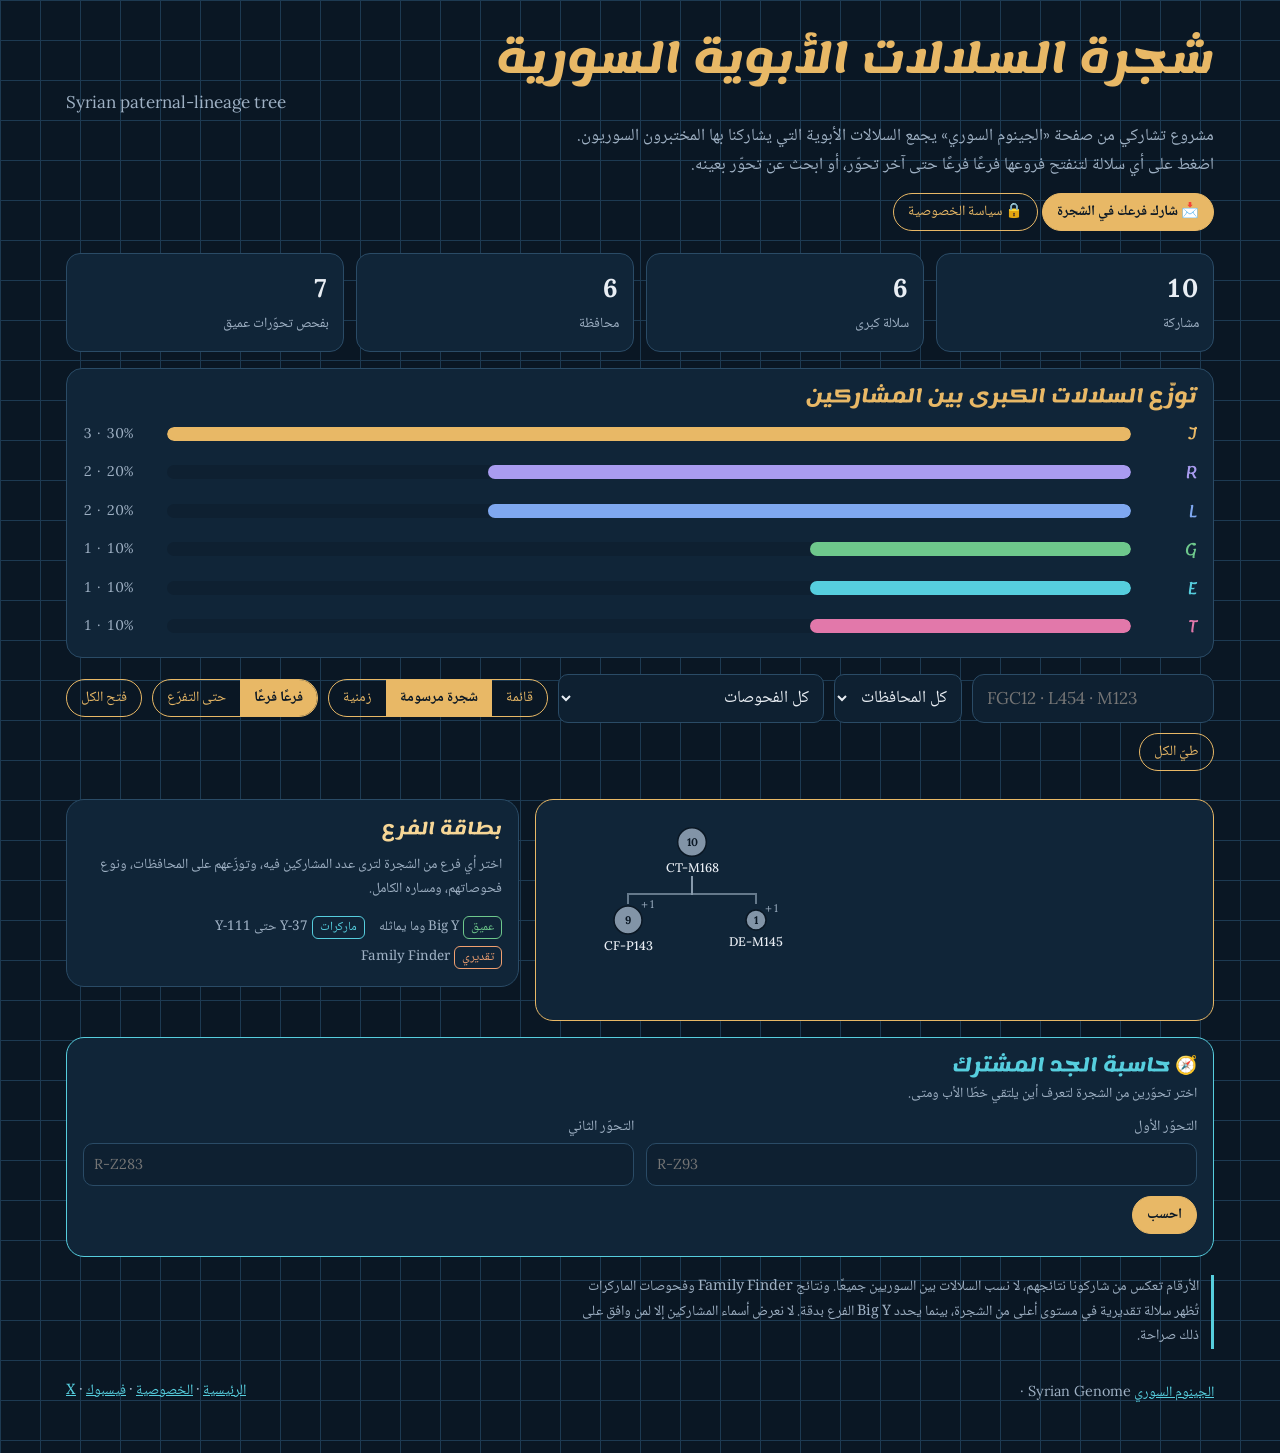
<file: tree (1).html>
<!doctype html>
<html lang="ar" dir="rtl">
<head>
<meta charset="utf-8">
<meta name="viewport" content="width=device-width,initial-scale=1,viewport-fit=cover">
<title>شجرة السلالات الأبوية السورية | الجينوم السوري</title>
<meta name="description" content="شجرة تفاعلية تجمع السلالات الأبوية (Y-DNA) التي يشاركها المختبرون السوريون: ابحث عن أي تحوّر، وتصفّح الفروع حسب المحافظة ونوع الفحص.">
<link rel="canonical" href="https://syriangenome.com/tree.html">
<meta property="og:type" content="website">
<meta property="og:site_name" content="الجينوم السوري">
<meta property="og:title" content="شجرة السلالات الأبوية السورية | الجينوم السوري">
<meta property="og:description" content="شجرة تفاعلية تجمع السلالات الأبوية (Y-DNA) التي يشاركها المختبرون السوريون: ابحث عن أي تحوّر، وتصفّح الفروع حسب المحافظة ونوع الفحص.">
<meta property="og:url" content="https://syriangenome.com/tree.html">
<meta property="og:image" content="https://syriangenome.com/og.png">
<meta property="og:locale" content="ar_AR">
<meta name="twitter:card" content="summary_large_image">
<meta name="twitter:site" content="@SyrianGenome">
<style>html,body{margin:0}img{max-width:100%}[hidden]{display:none!important}</style>

<link rel="stylesheet" href="fonts.css">
<style id="st">
/* Layout: dark lab-notebook page; tree on one side, branch "specimen card" on the other; each major haplogroup keeps one colour everywhere */
:root{
  --bg:#0a1724; --bg2:#0e2031; --panel:#102538; --line:#1d3a52; --line2:#2a4b66;
  --fg:#e9eef4; --muted:#9fb1c4; --gold:#e8b866; --gold2:#f6d696; --teal:#56cede; --rose:#e278aa; --green:#6ec88c; --violet:#a99cf0; --amber:#f0a070; --sky:#7fa8f0;
  --display:"Lemonada","Noto Naskh Arabic",serif;
  --body:"Noto Naskh Arabic","Amiri","Times New Roman",serif;
  --latin:"Lora",Georgia,serif;
  color-scheme:dark;
}
*{box-sizing:border-box}
body{background:var(--bg);color:var(--fg);font-family:var(--body);font-size:17px;line-height:1.7;margin:0;
  background-image:linear-gradient(var(--line) 1px,transparent 1px),linear-gradient(90deg,var(--line) 1px,transparent 1px);background-size:40px 40px}
.wrap{max-width:1180px;margin:0 auto;padding-left:max(16px,env(safe-area-inset-left,0px));padding-right:max(16px,env(safe-area-inset-right,0px));padding-block:28px 48px}
h1,h2,h3{font-family:var(--display);line-height:1.5;margin:0;text-wrap:balance}
h1{color:var(--gold);font-size:clamp(1.6rem,4.6vw,2.5rem)}
h2{color:var(--gold);font-size:1.12rem}
h3{color:var(--gold2);font-size:1rem}
.en{font-family:var(--latin);direction:ltr;unicode-bidi:isolate;color:var(--muted)}
.lead{color:var(--muted);max-width:64ch;margin:6px 0 0}
button{font:inherit;cursor:pointer}
:focus-visible{outline:2px solid var(--gold);outline-offset:2px}
.stats{display:grid;grid-template-columns:repeat(4,minmax(0,1fr));gap:12px;margin:22px 0 16px}
.stat{background:var(--panel);border:1px solid var(--line2);border-radius:14px;padding:12px 14px}
.stat b{display:block;font-family:var(--latin);font-size:1.6rem;font-variant-numeric:tabular-nums}
.stat span{color:var(--muted);font-size:.88rem}
.dist{background:var(--panel);border:1px solid var(--line2);border-radius:16px;padding:14px 16px;margin-bottom:16px}
.dist h2{margin-bottom:8px}
.bars{display:flex;flex-direction:column;gap:6px}
.bar{display:grid;grid-template-columns:56px 1fr 74px;align-items:center;gap:10px;background:none;border:0;color:inherit;padding:2px 0;text-align:start}
.bar .l{font-family:var(--display);font-size:1.05rem}
.bar .t{height:14px;border-radius:7px;background:var(--bg2);overflow:hidden}
.bar .t i{display:block;height:100%;border-radius:7px}
.bar .v{font-family:var(--latin);font-variant-numeric:tabular-nums;color:var(--muted);font-size:.88rem;direction:ltr;text-align:left}
.bar:hover .l{text-decoration:underline}
.controls{display:flex;flex-wrap:wrap;gap:10px;align-items:center;margin-bottom:8px}
.controls input[type=search]{flex:1 1 220px;min-width:0;font:inherit;font-family:var(--latin);direction:ltr;text-align:left;background:var(--bg2);color:var(--fg);border:1.5px solid var(--line2);border-radius:12px;padding:9px 14px}
select,textarea,input[type=text]{font:inherit;background:var(--bg2);color:var(--fg);border:1.5px solid var(--line2);border-radius:10px;padding:8px 10px;min-width:0}
.seg{display:inline-flex;border:1.5px solid var(--gold);border-radius:999px;overflow:hidden}
.seg button{background:none;border:0;color:var(--gold);padding:6px 14px;font-size:.9rem}
.seg button[aria-pressed="true"]{background:var(--gold);color:var(--bg);font-weight:700}
.btn{background:transparent;color:var(--gold);border:1.5px solid var(--gold);border-radius:999px;padding:6px 14px;font-size:.9rem}
.btn.solid{background:var(--gold);color:var(--bg);font-weight:700}
.btn:disabled{opacity:.5;cursor:default}
.hint{color:var(--muted);font-size:.88rem;min-height:1.4em}
.main{display:grid;grid-template-columns:minmax(0,1.5fr) minmax(0,1fr);gap:16px;align-items:start}
@media (max-width:880px){.main{grid-template-columns:1fr}}
.tree{background:var(--panel);border:1.5px solid var(--gold);border-radius:18px;padding:12px 8px;overflow-x:auto;min-height:220px}
.tree ul{list-style:none;margin:0;padding:0}
.tree>ul{width:max-content;min-width:100%}
.tree ul ul{padding-inline-start:20px;border-inline-start:1px dashed var(--line2);margin-inline-start:12px}
.node{display:flex;flex-wrap:wrap;align-items:center;gap:4px 8px;padding:5px 6px;border-radius:10px;cursor:pointer}
.node:hover{background:var(--bg2)}
.node.sel{background:color-mix(in srgb,var(--c,var(--gold)) 16%,transparent);box-shadow:inset 0 0 0 1.5px var(--c,var(--gold))}
.node.hit .name{background:color-mix(in srgb,var(--gold) 35%,transparent);border-radius:6px;padding:0 4px}
.tog{width:24px;height:24px;flex:none;border-radius:50%;border:1.5px solid var(--line2);background:var(--bg2);color:var(--muted);display:grid;place-items:center;font-family:var(--latin);font-size:.85rem;line-height:1;padding:0}
.tog.leaf{visibility:hidden}
.name{font-family:var(--latin);direction:ltr;unicode-bidi:isolate;font-weight:600;color:var(--c,var(--gold2))}
.name.top{font-family:var(--display);font-size:1.25rem}
.skip{font-family:var(--latin);direction:ltr;unicode-bidi:isolate;color:var(--muted);font-size:.8rem}
.count{font-family:var(--latin);font-variant-numeric:tabular-nums;background:color-mix(in srgb,var(--teal) 18%,transparent);color:var(--teal);border-radius:999px;padding:0 9px;font-size:.84rem}
.age{color:var(--green);font-size:.84rem}
.dot{width:8px;height:8px;border-radius:50%;display:inline-block}
.svgwrap{overflow:auto;max-height:720px;direction:ltr}
.svgwrap svg{display:block;direction:ltr}
.svgwrap text{font-family:var(--latin)}
.svgwrap .ar{font-family:var(--body)}
.calc{margin-top:16px;background:var(--panel);border:1.5px solid var(--teal);border-radius:18px;padding:14px 16px}
.calc h2{color:var(--teal);margin-bottom:4px}
.calc .grid input{font-family:var(--latin);direction:ltr;text-align:left}
.calc .res{margin-top:10px;background:var(--bg2);border-radius:12px;padding:10px 12px;line-height:1.9}
.calc .res b{color:var(--gold2)}
.calc .res .en{color:var(--gold2);font-weight:600;white-space:nowrap}
.tlnote{color:var(--muted);font-size:.84rem;margin:6px 4px 0}
.card{background:var(--panel);border:1.5px solid var(--c,var(--line2));border-radius:18px;padding:16px;position:sticky;top:12px}
.card .crumbs{display:flex;flex-wrap:wrap;gap:4px;direction:ltr;margin:8px 0 12px}
.card .crumbs button{font-family:var(--latin);font-size:.78rem;background:var(--bg2);border:1px solid var(--line2);color:var(--muted);border-radius:999px;padding:0 8px}
.card .big{display:flex;gap:16px;flex-wrap:wrap;margin:6px 0 12px}
.card .big div b{display:block;font-family:var(--latin);font-size:1.5rem;font-variant-numeric:tabular-nums}
.card .big div span{color:var(--muted);font-size:.85rem}
.mini{display:flex;flex-direction:column;gap:5px;margin:6px 0 14px}
.mini .r{display:grid;grid-template-columns:92px 1fr 30px;gap:8px;align-items:center;font-size:.86rem}
.mini .r .t{height:9px;border-radius:5px;background:var(--bg2);overflow:hidden}
.mini .r .t i{display:block;height:100%;background:var(--teal);border-radius:5px}
.mini .r b{font-family:var(--latin);font-weight:500;color:var(--muted);text-align:left}
.tag{display:inline-block;font-size:.78rem;border-radius:6px;padding:0 7px;margin-inline-end:4px;border:1px solid}
.tag.deep{color:var(--green);border-color:var(--green)}
.tag.str{color:var(--teal);border-color:var(--teal)}
.tag.top{color:var(--violet);border-color:var(--violet)}
.tag.ff{color:var(--amber);border-color:var(--amber)}
.tag.other{color:var(--muted);border-color:var(--muted)}
.names{color:var(--rose);font-size:.9rem}
.people{display:flex;flex-wrap:wrap;gap:5px 6px;padding:0 38px 6px 6px;min-width:max-content}
.person{font-size:.84rem;line-height:1.6;background:color-mix(in srgb,var(--c,var(--gold)) 13%,transparent);border:1px solid color-mix(in srgb,var(--c,var(--gold)) 45%,transparent);border-radius:999px;padding:1px 10px;color:var(--fg);white-space:nowrap}
.person b{color:var(--c,var(--gold2));font-weight:700}
.person.anon{color:var(--muted);background:transparent;border-style:dashed}
.empty{text-align:center;padding:36px 16px;color:var(--muted)}
.empty b{display:block;color:var(--gold2);font-size:1.1rem;margin-bottom:6px}
.legend{display:flex;flex-wrap:wrap;gap:6px 14px;font-size:.84rem;color:var(--muted);margin-top:10px}
.note{margin-top:18px;color:var(--muted);font-size:.9rem;border-inline-start:3px solid var(--teal);padding-inline-start:12px;max-width:80ch}
.admin{margin-top:28px;background:var(--bg2);border:1.5px dashed var(--gold);border-radius:18px;padding:18px}
.admin h2{margin-bottom:6px}
.grid{display:grid;grid-template-columns:repeat(2,minmax(0,1fr));gap:12px}
@media (max-width:640px){.grid{grid-template-columns:1fr}.stats{grid-template-columns:repeat(2,minmax(0,1fr))}.stat b{font-size:1.3rem}}
label{display:flex;flex-direction:column;gap:4px;font-size:.9rem;color:var(--muted)}
textarea{font-family:var(--latin);direction:ltr;min-height:84px}
.check{flex-direction:row;align-items:center;gap:8px}
.rows{margin-top:14px;display:flex;flex-direction:column;gap:6px;max-height:340px;overflow:auto}
.row{display:grid;grid-template-columns:minmax(0,1fr) auto;gap:6px 10px;align-items:center;background:var(--panel);border-radius:10px;padding:8px 10px;font-size:.86rem}
.row .p{font-family:var(--latin);direction:ltr;unicode-bidi:isolate;overflow-wrap:anywhere;min-width:0}
.row .acts{display:flex;gap:6px}
.mini-btn{background:none;border:1px solid var(--muted);color:var(--muted);border-radius:8px;padding:1px 9px;font-size:.8rem}
.mini-btn.del{border-color:var(--rose);color:var(--rose)}
.pending{color:var(--gold2);font-size:.9rem}
footer{margin-top:30px;display:flex;flex-wrap:wrap;gap:10px;justify-content:space-between;color:var(--muted);font-size:.9rem}
footer a{color:var(--teal)}
</style>
<script type="application/ld+json">{"@context":"https://schema.org","@type":"WebSite","name":"الجينوم السوري","alternateName":["Syrian Genome","SyrianGenome"],"url":"https://syriangenome.com/"}</script></head>
<body>
<div id="app" dir="rtl" lang="ar"></div>
<script type="application/json" id="data">{"entries":[{"id":"mwkcabtn90ws","path":["J-M172","J-M410","J-CTS7683","J-L26","J-PF5088","J-PF5160","J-L24","J-Z393","J-L25","J-Z7700","J-Z32167","J-Z44894","J-Z38363","J-Y26741","J-Z38370"],"region":"دمشق","test":"Family Finder","added":"2026-11-17","updated":"2026-11-18","name":"عائلة القففي، وعائلة عز الدين قففي"},{"id":"g57515alp1","path":["G-M201","G-L89","G-L156","G-P15","G-L1259","G-L30","G-CTS574","G-M406","G-PF3299","G-FGC5089","G-M3302","G-FT56871","G-FT56736","G-FT57515"],"region":"حلب","test":"Big Y","name":"الويسات – فخذ الحليسات","added":"2026-11-17"},{"id":"rfta44686hs","path":["R-M207","R-M173","R-M420","R-M459","R-CTS7500","R-CTS5437","R-M515","R-M198","R-M417","R-PF6162","R-Z283","R-Z282","R-Y17491","R-YP4858","R-SK2014","R-FGC64133"],"region":"الحسكة","test":"YSEQ","added":"2026-11-17","updated":"2026-11-22","name":"سميار كمال الدين أوسو – آل حيندو، عشيرة الأومرية"},{"id":"emf65337dm","path":["E-M96","E-CTS9083","E-P147","E-P177","E-P2","E-M215","E-M35","E-V68","E-M78","E-PF2179","E-Z1902","E-V12","E-CTS9007","E-CTS693","E-CTS4004","E-FGC7703","E-CTS3346","E-Z5007","E-CTS6667","E-FT264693","E-MF65337"],"region":"إدلب","test":"Big Y","added":"2026-11-17","updated":"2026-11-18"},{"id":"rft187352id","path":["R-M207","R-M173","R-M420","R-M459","R-CTS7500","R-CTS5437","R-M515","R-M198","R-M417","R-PF6162","R-Z93","R-Z94","R-FT197453","R-Y40","R-YP294","R-FT185047","R-FT187352"],"region":"إدلب","test":"Big Y","added":"2026-11-18"},{"id":"jby69676hs","path":["J-M172","J-M102","J-Z2411","J-Z529","J-M205","J-PF7321","J-FGC88568","J-FT57936","J-FT58039","J-FT57872","J-Y134209","J-BY69676"],"region":"الحسكة","test":"Big Y","name":"سليمان السليمان – قبيلة المحلمية الشيبانية","added":"2026-11-18"},{"id":"jfta83954dz","path":["J-M267","J-CTS12238","J-Z2217","J-L620","J-PF4832","J-L136","J-Z1874","J-P58","J-CTS9721","J-PF4678","J-Z1865","J-Z1853","J-L862","J-PF4843","J-YSC0000235","J-PF4638","J-Z27715","J-YSC0000234","J-L858","J-FGC11","J-FGC7638","J-FGC1722","J-FGC1720","J-FGC1723","J-FGC1695","J-FGC4415","J-FGC4422","J-BY527","J-ZS5240","J-ZS5230","J-BY140263","J-FT293439","J-FTA47558","J-FTA47568","J-FTA83954"],"region":"دير الزور","test":"Big Y","name":"أحمد بن محمود النعمان الكبيسي","added":"2026-11-18"},{"id":"lm76alp","path":["L-M20","L-M22","L-M2357","L-M76"],"region":"حلب","test":"أخرى","added":"2026-11-20","name":"البوشيخ من البوشعبان","updated":"2026-11-22"},{"id":"tz19945dm","path":["T-M184","T-L490","T-M70","T-Z19859","T-L131","T-Z19935","T-L446","T-Y6055","T-CTS933","T-CTS10803","T-FT127659","T-Z19890","T-Z19939","T-CTS11984","T-CTS8489","T-PH3117","T-CTS8862","T-Z19945"],"region":"دمشق","test":"YSEQ","added":"2026-11-21","updated":"2026-11-21","name":"عائلة اللحام"},{"id":"lm20rq","path":["L-M20"],"region":"الرقة","test":"YSEQ (رأس السلالة)","name":"شبلي الناصر الحسن / البوجابر","added":"2026-11-21"}],"ages":{"G-M201":"نحو 26,000 ق.م · FTDNA","G-L89":"نحو 24,000 ق.م · FTDNA","G-L156":"نحو 20,000 ق.م · FTDNA","G-P15":"نحو 16,000 ق.م · FTDNA","G-L1259":"نحو 16,000 ق.م · FTDNA","G-L30":"نحو 14,000 ق.م · FTDNA","G-CTS574":"نحو 13,000 ق.م · FTDNA","G-M406":"نحو 9,900 ق.م · FTDNA","G-PF3299":"نحو 7,150 ق.م · FTDNA","G-FGC5089":"نحو 6,200 ق.م · FTDNA","G-M3302":"نحو 5,450 ق.م · FTDNA","G-FT56871":"نحو 5,400 ق.م · FTDNA","G-FT56736":"نحو 2,700 ق.م · FTDNA","G-FT57515":"نحو 1,250 ق.م · FTDNA","GHIJK-F1329":"نحو 46,000 ق.م · FTDNA","F-M89":"نحو 46,000 ق.م · FTDNA","CF-P143":"نحو 63,000 ق.م · FTDNA","CT-M168":"نحو 63,000 ق.م · FTDNA","BT-M42":"نحو 86,000 ق.م · FTDNA","A-V221":"نحو 121,000 ق.م · FTDNA","A-V168":"نحو 126,000 ق.م · FTDNA","A-L1098":"نحو 152,000 ق.م · FTDNA","A-PR2921":"نحو 232,000 ق.م · FTDNA","A000-T":"نحو 368,000 ق.م · FTDNA","A0000":"نحو 705,000 ق.م · FTDNA","R-M207":"نحو 25,000 ق.م · FTDNA","R-M173":"نحو 19,000 ق.م · FTDNA","R-M420":"نحو 15,000 ق.م · FTDNA","R-M459":"نحو 12,000 ق.م · FTDNA","R-CTS7500":"نحو 11,000 ق.م · FTDNA","R-CTS5437":"نحو 11,000 ق.م · FTDNA","R-M515":"نحو 9,850 ق.م · FTDNA","R-M198":"نحو 6,500 ق.م · FTDNA","R-M417":"نحو 3,250 ق.م · FTDNA","R-PF6162":"نحو 2,950 ق.م · FTDNA","R-Z283":"نحو 2,800 ق.م · FTDNA","R-Z282":"نحو 2,750 ق.م · FTDNA","R-Y17491":"نحو 2,650 ق.م · FTDNA","R-YP4858":"نحو 1,850 ق.م · FTDNA","R-SK2014":"نحو 1,400 ق.م · FTDNA","R-FGC64133":"نحو 1,200 ق.م · FTDNA","P-P226":"نحو 29,000 ق.م · FTDNA","P-P284":"نحو 33,000 ق.م · FTDNA","P-M45":"نحو 34,000 ق.م · FTDNA","P-P295":"نحو 42,000 ق.م · FTDNA","P-PF5850":"نحو 42,000 ق.م · FTDNA","K-YSC0000186":"نحو 42,000 ق.م · FTDNA","K-M526":"نحو 43,000 ق.م · FTDNA","K-M9":"نحو 43,000 ق.م · FTDNA","IJK-L15":"نحو 44,000 ق.م · FTDNA","HIJK-PF3494":"نحو 45,000 ق.م · FTDNA","E-M96":"نحو 49,000 ق.م · FTDNA","E-CTS9083":"نحو 49,000 ق.م · FTDNA","E-P147":"نحو 48,000 ق.م · FTDNA","E-P177":"نحو 47,000 ق.م · FTDNA","E-P2":"نحو 40,000 ق.م · FTDNA","E-M215":"نحو 33,000 ق.م · FTDNA","E-M35":"نحو 23,000 ق.م · FTDNA","E-V68":"نحو 19,000 ق.م · FTDNA","E-M78":"نحو 12,000 ق.م · FTDNA","E-PF2179":"نحو 11,000 ق.م · FTDNA","E-Z1902":"نحو 11,000 ق.م · FTDNA","E-V12":"نحو 8,300 ق.م · FTDNA","E-CTS9007":"نحو 7,750 ق.م · FTDNA","E-CTS693":"نحو 7,150 ق.م · FTDNA","E-CTS4004":"نحو 6,950 ق.م · FTDNA","E-FGC7703":"نحو 6,850 ق.م · FTDNA","E-CTS3346":"نحو 4,650 ق.م · FTDNA","E-Z5007":"نحو 4,650 ق.م · FTDNA","E-CTS6667":"نحو 2,500 ق.م · FTDNA","E-FT264693":"نحو 2,200 ق.م · FTDNA","E-MF65337":"نحو 2,050 ق.م · FTDNA","DE-M145":"نحو 60,000 ق.م · FTDNA","R-FT187352":"نحو 950 م · FTDNA","R-FT185047":"نحو 950 ق.م · FTDNA","R-YP294":"نحو 1,950 ق.م · FTDNA","R-Y40":"نحو 2,500 ق.م · FTDNA","R-FT197453":"نحو 2,500 ق.م · FTDNA","R-Z94":"نحو 2,550 ق.م · FTDNA","R-Z93":"نحو 2,650 ق.م · FTDNA","J-BY69676":"نحو 850 م · FTDNA","J-Y134209":"نحو 550 ق.م · FTDNA","J-FT57872":"نحو 1,000 ق.م · FTDNA","J-FT58039":"نحو 1,400 ق.م · FTDNA","J-FT57936":"نحو 2,500 ق.م · FTDNA","J-FGC88568":"نحو 3,700 ق.م · FTDNA","J-PF7321":"نحو 3,700 ق.م · FTDNA","J-M205":"نحو 3,900 ق.م · FTDNA","J-Z529":"نحو 13,000 ق.م · FTDNA","J-Z2411":"نحو 13,000 ق.م · FTDNA","J-M102":"نحو 14,000 ق.م · FTDNA","J-M172":"نحو 25,000 ق.م · FTDNA","J-M304":"نحو 27,000 ق.م · FTDNA","IJ-P124":"نحو 38,000 ق.م · FTDNA","J-M267":"نحو 17,000 ق.م · FTDNA","J-CTS12238":"نحو 16,000 ق.م · FTDNA","J-Z2217":"نحو 16,000 ق.م · FTDNA","J-L620":"نحو 13,000 ق.م · FTDNA","J-PF4832":"نحو 12,000 ق.م · FTDNA","J-L136":"نحو 10,000 ق.م · FTDNA","J-Z1874":"نحو 9,250 ق.م · FTDNA","J-P58":"نحو 7,750 ق.م · FTDNA","J-CTS9721":"نحو 7,600 ق.م · FTDNA","J-PF4678":"نحو 6,650 ق.م · FTDNA","J-Z1865":"نحو 5,900 ق.م · FTDNA","J-Z1853":"نحو 4,900 ق.م · FTDNA","J-L862":"نحو 4,100 ق.م · FTDNA","J-PF4843":"نحو 4,000 ق.م · FTDNA","J-YSC0000235":"نحو 3,800 ق.م · FTDNA","J-PF4638":"نحو 3,750 ق.م · FTDNA","J-Z27715":"نحو 3,650 ق.م · FTDNA","J-YSC0000234":"نحو 3,350 ق.م · FTDNA","J-L858":"نحو 2,850 ق.م · FTDNA","J-FGC11":"نحو 2,750 ق.م · FTDNA","J-FGC7638":"نحو 2,650 ق.م · FTDNA","J-FGC1722":"نحو 1,900 ق.م · FTDNA","J-FGC1720":"نحو 1,650 ق.م · FTDNA","J-FGC1723":"نحو 1,250 ق.م · FTDNA","J-FGC1695":"نحو 1,200 ق.م · FTDNA","J-FGC4415":"نحو 1,100 ق.م · FTDNA","J-FGC4422":"نحو 1,050 ق.م · FTDNA","J-BY527":"نحو 900 ق.م · FTDNA","J-ZS5240":"نحو 800 ق.م · FTDNA","J-ZS5230":"نحو 150 ق.م · FTDNA","J-BY140263":"نحو 450 م · FTDNA","J-FT293439":"نحو 850 م · FTDNA","J-FTA47558":"نحو 1,150 م · FTDNA","J-FTA47568":"نحو 1,350 م · FTDNA","J-FTA83954":"نحو 1,550 م · FTDNA","L-M76":"نحو 13,000 ق.م · FTDNA","L-M2357":"نحو 15,000 ق.م · FTDNA","L-M22":"نحو 17,000 ق.م · FTDNA","L-M20":"نحو 22,000 ق.م · FTDNA","LT-L298":"نحو 40,000 ق.م · FTDNA","T-M184":"نحو 26,000 ق.م · FTDNA","T-L490":"نحو 18,000 ق.م · FTDNA","T-M70":"نحو 14,000 ق.م · FTDNA","T-Z19859":"نحو 14,000 ق.م · FTDNA","T-L131":"نحو 10,000 ق.م · FTDNA","T-Z19935":"نحو 10,000 ق.م · FTDNA","T-L446":"نحو 6,900 ق.م · FTDNA","T-Y6055":"نحو 6,700 ق.م · FTDNA","T-CTS933":"نحو 6,100 ق.م · FTDNA","T-CTS10803":"نحو 5,850 ق.م · FTDNA","T-FT127659":"نحو 5,750 ق.م · FTDNA","T-Z19890":"نحو 5,750 ق.م · FTDNA","T-Z19939":"نحو 5,700 ق.م · FTDNA","T-CTS11984":"نحو 2,450 ق.م · FTDNA","T-CTS8489":"نحو 1,950 ق.م · FTDNA","T-PH3117":"نحو 1,850 ق.م · FTDNA","T-CTS8862":"نحو 1,500 ق.م · FTDNA","T-Z19945":"نحو 1,400 ق.م · FTDNA"},"alias":{"J-BY69676":"J-Y134179","G-FT57515":"G-FT57914"}}</script>
<script id="main">
(function(){
const GOVS=["دمشق","ريف دمشق","حلب","حمص","حماة","اللاذقية","طرطوس","إدلب","الرقة","دير الزور","الحسكة","درعا","السويداء","القنيطرة","غير محدد"];
const TESTS=["Big Y","YSEQ","YSEQ (رأس السلالة)","SNP Pack","Y-111","Y-67","Y-37","Family Finder","أخرى"];
const DEPTH={"Big Y":"deep","YSEQ":"deep","YSEQ (رأس السلالة)":"top","SNP Pack":"deep","Y-111":"str","Y-67":"str","Y-37":"str","Family Finder":"ff","فحص جسدي":"ff"};
const DEPTH_AR={deep:"فحص تحوّرات عميق",top:"تحوّر رأس السلالة فقط",str:"فحص ماركرات (سلالة متوقعة)",ff:"Family Finder (سلالة تقديرية)",other:"أخرى"};
const COLORS={J:"var(--gold)",E:"var(--teal)",T:"var(--rose)",G:"var(--green)",R:"var(--violet)",I:"var(--amber)",L:"var(--sky)"};
const colorOf=l=>COLORS[l]||"var(--muted)";
const depthOf=t=>DEPTH[t]||"other";
let DATA;
try{DATA=JSON.parse(document.getElementById('data').textContent)}catch(e){DATA={entries:[],ages:{}}}
DATA.entries=DATA.entries||[];DATA.ages=DATA.ages||{};
let draft=JSON.parse(JSON.stringify(DATA));
let dirty=false,isAdmin=false,art=null,editId=null;
const ui={q:"",gov:"",depth:"",view:"draw",sel:"",mode:"step",ca:"",cb:"",cr:null};
const open=new Set();
const app=document.getElementById('app');
const esc=s=>String(s).replace(/[&<>"']/g,c=>({"&":"&amp;","<":"&lt;",">":"&gt;",'"':"&quot;","'":"&#39;"}[c]));
const slug=s=>s.replace(/[^A-Za-z0-9-]/g,'-');

const BACK_PRE="AFKP";
function majorLetter(n){const i=n.indexOf('-');if(i<0)return '';const p=n.slice(0,i);return p.length===1&&!BACK_PRE.includes(p)?p:''}
const isBack=n=>!majorLetter(n);
const BASE=["A0000","A000-T","A-PR2921","A-L1098","A-V168","A-V221","BT-M42","CT-M168"];
const GHIJK=[...BASE,"CF-P143","F-M89","GHIJK-F1329"];
const K=[...GHIJK,"HIJK-PF3494","IJK-L15","K-M9"];
const IJ=[...GHIJK,"HIJK-PF3494","IJK-L15","IJ-P124"];
const LT=[...K,"LT-L298"];
const P=[...K,"K-M526","K-YSC0000186","P-PF5850","P-P295","P-M45","P-P284","P-P226"];
const BB={"R-M207":P,"G-M201":GHIJK,"J-M304":IJ,"I-M170":IJ,"J-M172":[...IJ,"J-M304"],"J-M267":[...IJ,"J-M304"],"T-M184":LT,"L-M20":LT,"E-M96":[...BASE,"DE-M145"]};
function full(p){if(!p||!p.length)return [];
  let i=0;while(i<p.length&&isBack(p[i]))i++;const core=p.slice(i);if(!core.length)return p;
  if(BB[core[0]])return [...BB[core[0]],...core];
  if(i>0){const last=p[i-1];for(const l of Object.values(BB)){const k=l.indexOf(last);if(k>=0)return [...l.slice(0,k+1),...core]}}
  return p}
function parsePath(txt){
  let pref=null;const out=[];
  for(let raw of txt.split(/\s*(?:>|→|›|»|←|,|،|\n|\|)\s*/)){
    let s=raw.replace(/\(.*?\)/g,'').replace(/[^A-Za-z0-9-]/g,'');if(!s)continue;
    if(/^A0+$/i.test(s)){out.push(s.toUpperCase());continue}
    const k=s.indexOf('-');
    if(k<0){if(/^[A-Za-z]+[0-9]+$/.test(s)&&pref)out.push(pref+'-'+s.toUpperCase());continue}
    let pre=s.slice(0,k);if(/^[A-Za-z][0-9][0-9A-Za-z]*$/.test(pre))pre=pre[0];
    pre=pre.toUpperCase();out.push(pre+'-'+s.slice(k+1).toUpperCase());if(!isBack(pre+'-x'))pref=pre;
  }
  if(out.length>1&&isBack(out[out.length-1])&&!isBack(out[0]))out.reverse();
  return out;
}
function filtered(){return DATA.entries.filter(e=>(!ui.gov||e.region===ui.gov)&&(!ui.depth||depthOf(e.test)===ui.depth))}
function build(entries){
  const root={name:'',kids:new Map(),total:0,direct:0,regions:{},tests:{},names:[],people:[]};
  for(const e of entries){
    const chain=full(e.path);if(!chain.length)continue;let n=root;
    for(const key of chain){
      if(!n.kids.has(key)){const L=majorLetter(key);n.kids.set(key,{name:key,letter:L,top:!!L&&majorLetter(n.name||'')!==L,kids:new Map(),total:0,direct:0,regions:{},tests:{},names:[],people:[],parent:n});}
      n=n.kids.get(key);n.total++;
      n.regions[e.region]=(n.regions[e.region]||0)+1;
      const d=depthOf(e.test);n.tests[d]=(n.tests[d]||0)+1;
    }
    n.direct++;const shown=e.name&&!e.hideName?e.name:'';if(shown)n.names.push(shown);n.people.push({name:shown,region:e.region});
  }
  /* start the drawing at the oldest shared ancestor of everyone shown */
  let top=root;
  while(top.kids.size===1){const c=[...top.kids.values()][0];if(!isBack(c.name)||c.direct||c.kids.size!==1){top=c;break}top=c}
  return {name:'',kids:top===root?root.kids:new Map([[top.name,top]]),full:root,top:top===root?null:top};
}
const sorted=m=>[...m.values()].sort((a,b)=>b.total-a.total||a.name.localeCompare(b.name));
function pathKey(n){const p=[];while(n&&n.name){p.unshift(n.name);n=n.parent}return p.join('>')}
function ancestry(n){const p=[];while(n&&n.name){p.unshift(n);n=n.parent}return p}
/* fold a run of single-child steps into one row */
function chainOf(n){return [n]}
function matches(n,q){if(!q)return false;const s=(n.name+' '+((DATA.alias||{})[n.name]||'')).toUpperCase();return s.includes(q)||s.replace(/^[A-Z]+-/,'').includes(q.replace(/^[A-Z]+-/,''))}
function findAll(root,pred){const out=[];(function w(n){for(const c of n.kids.values()){if(pred(c))out.push(c);w(c)}})(root);return out}

function rowHTML(n){
  const chain=chainOf(n),last=chain[chain.length-1],key=pathKey(last),has=last.kids.size>0,isOpen=open.has(key);
  const hit=chain.some(c=>matches(c,ui.q));const sel=chain.some(c=>pathKey(c)===ui.sel);
  const label=chain.length>2?`${esc(chain[0].name)} <span class="skip">› ${chain.length-2} ›</span> ${esc(last.name)}`:chain.map(c=>esc(c.name)).join(' <span class="skip">›</span> ');
  const age=DATA.ages[last.name]?`<span class="age">${esc(DATA.ages[last.name])}</span>`:'';
  let h=`<li><div class="node${hit?' hit':''}${sel?' sel':''}" style="--c:${colorOf(n.letter)}" data-k="${esc(key)}" role="button" tabindex="0">`+
    `<button type="button" class="tog${has?'':' leaf'}" aria-label="${isOpen?'طيّ':'توسيع'}" aria-expanded="${isOpen}" data-t="${esc(key)}">${isOpen?'−':'+'}</button>`+
    `<span class="name${n.top?' top':''}">${label}</span><span class="count">${last.total}</span>${age}</div>`+
    (last.people.length?`<div class="people" style="--c:${colorOf(n.letter)}">${last.people.slice().sort((x,y)=>(y.name?1:0)-(x.name?1:0)).map(p=>p.name?`<span class="person"><b>${esc(p.name)}</b> · ${esc(p.region)}</span>`:`<span class="person anon">📍 ${esc(p.region)}</span>`).join('')}</div>`:'');
  if(has&&isOpen)h+=`<ul>${sorted(last.kids).map(rowHTML).join('')}</ul>`;
  return h+'</li>';
}

function onPath(key){return !!ui.sel&&(ui.sel===key||ui.sel.startsWith(key+'>'))}
function inFocus(key){return !ui.sel||onPath(key)||key.startsWith(ui.sel+'>')}
function nodeByKey(key,r){let n=(r||build(filtered())).full;for(const p of key.split('>')){n=n&&n.kids.get(p)}return n||null}
function openRun(key){let n=nodeByKey(key);if(!n){open.add(key);return}open.add(pathKey(n));
  while(n.kids.size===1&&!n.direct){n=[...n.kids.values()][0];open.add(pathKey(n));}}
function bpOf(name){const a=DATA.ages[name];if(!a)return null;const m=a.match(/([\d,]+)\s*(ق\.م|م)/);if(!m)return null;
  const v=+m[1].replace(/,/g,'');return m[2]==='م'?2026-v:2026+v}
function tlHTML(root){
  /* time-scaled tree: height = FTDNA age on a log scale; each participant gets his own line down to today, like FTDNA's time tree */
  const nodes=[],testers=[];let leaves=0;const dx=118;
  function lay(n,d,par){const o={n,d,par,kids:[],tes:[],bp:bpOf(n.name)};nodes.push(o);const xs=[];
    for(const k of sorted(n.kids)){const c=lay(k,d+1,o);o.kids.push(c);xs.push(c.x)}
    for(const p of n.people){const t={p,o,x:leaves++*dx};o.tes.push(t);testers.push(t);xs.push(t.x)}
    if(!xs.length)xs.push(leaves++*dx);
    o.x=(Math.min(...xs)+Math.max(...xs))/2;return o}
  sorted(root.kids).forEach(k=>lay(k,0,null));
  const aged=nodes.filter(o=>o.bp);if(!aged.length)return '<div class="empty"><b>لا أعمار كافية بعد</b>أضف أعمار الفروع لتظهر الشجرة الزمنية.</div>';
  const maxBP=Math.max(...aged.map(o=>o.bp))*1.08,minBP=Math.min(...aged.map(o=>o.bp))*0.82;
  const top=40,ph=760,L=Math.log10;const yOf=bp=>top+(L(maxBP)-L(bp))/(L(maxBP)-L(minBP))*ph;
  /* fill missing ages: interpolate toward an aged descendant, else hang just below the last aged ancestor */
  function firstAgedDesc(o){let best=null;(function w(c){for(const k of c.kids){if(k.bp){if(!best||k.bp>best.bp)best={o:k,bp:k.bp}}else w(k)}})(o);return best}
  for(const o of nodes){if(o.bp){o.y=yOf(o.bp);continue}
    let a=o.par,steps=1;while(a&&!a.bp){a=a.par;steps++}
    const dsc=firstAgedDesc(o);const ay=a?yOf(a.bp):top;
    if(dsc){let s2=dsc.o.d-o.d;o.y=ay+(yOf(dsc.bp)-ay)*steps/(steps+s2);o.est=true}
    else{o.y=(o.par?o.par.y:ay)+24;o.none=true}}
  const yNow=Math.max(top+ph,...nodes.map(o=>o.y))+70;
  const lab=t=>{const out=[];if(t.p.name)for(const ln of wrapName(t.p.name,16))out.push(['n',ln]);out.push(['r',t.p.region]);return out};
  const W=Math.max(leaves*dx,dx)+150,H=yNow+Math.max(0,...testers.map(t=>lab(t).length))*15+50,ox=110+dx/2;let s='';
  const LM=[[2026+9600,'بداية الزراعة في المشرق'],[2026+3300,'بداية العصر البرونزي'],[2026-610,'ظهور الإسلام']].filter(([b])=>b<=maxBP&&b>=minBP);
  for(const v of [200000,100000,50000,20000,10000,5000,2000,1000]){if(v>maxBP||v<minBP)continue;const y=yOf(v);if(LM.some(([b])=>(y-yOf(b))>-30&&(y-yOf(b))<64))continue;
    s+=`<line x1="0" x2="${W}" y1="${y}" y2="${y}" stroke="#2a4b66" stroke-dasharray="3 5"/><text class="ar" x="6" y="${y-5}" font-size="11.5" fill="#9fb1c4" text-anchor="start">قبل ${v.toLocaleString('en-US')} سنة</text>`}
  for(const [bp,l] of LM){const y=yOf(bp);
    s+=`<line x1="0" x2="${W}" y1="${y}" y2="${y}" stroke="#e8b866" stroke-opacity=".45" stroke-dasharray="8 4"/><text class="ar" x="6" y="${y+15}" font-size="11.5" fill="#e8b866" text-anchor="start">${l}</text>`}
  s+=`<line x1="0" x2="${W}" y1="${yNow}" y2="${yNow}" stroke="#56cede" stroke-opacity=".5"/><text class="ar" x="6" y="${yNow-6}" font-size="11.5" fill="#56cede" text-anchor="start">اليوم</text>`;
  for(const o of nodes)for(const k of o.kids){const on=onPath(pathKey(k.n)),dim=!inFocus(pathKey(k.n));
    s+=`<path d="M${o.x+ox} ${o.y} H${k.x+ox} V${k.y}" fill="none" stroke="${colorOf(k.n.letter||o.n.letter)}" stroke-width="${on?3.5:2}" stroke-opacity="${dim?.25:.75}"${k.none?' stroke-dasharray="4 4"':''}/>`}
  for(const t of testers){const o=t.o,key=pathKey(o.n),on=onPath(key)||ui.sel===key,dim=!inFocus(key),c=colorOf(o.n.letter),x0=o.x+ox,x1=t.x+ox,ym=(o.y+yNow)/2;
    s+=`<g data-k="${esc(key)}" data-g="1" style="cursor:pointer" opacity="${dim?.35:1}"><path d="M${x0} ${o.y} C${x0} ${ym} ${x1} ${ym} ${x1} ${yNow}" fill="none" stroke="${c}" stroke-width="${on?3:1.8}" stroke-opacity=".7"/>`+
      `<circle cx="${x1}" cy="${yNow}" r="7" fill="${c}" stroke="#0a1724" stroke-width="2"/>`+
      lab(t).map(([k,ln],i)=>`<text class="ar" x="${x1}" y="${yNow+24+i*15}" font-size="${k==='n'?11.5:12}" text-anchor="middle" fill="${k==='n'?'#e278aa':'#56cede'}" font-weight="${k==='n'?700:400}">${esc(ln)}</text>`).join('')+`</g>`}
  for(const o of nodes){const key=pathKey(o.n),sel=key===ui.sel,dim=!inFocus(key),hit=matches(o.n,ui.q),c=colorOf(o.n.letter),leaf=!o.kids.length;
    const big=leaf||o.kids.length+o.tes.length>1||o.n.top,x=o.x+ox,y=o.y,r=big?Math.min(13,6+Math.sqrt(o.n.total)*2.4):4;
    s+=`<g data-k="${esc(key)}" data-g="1" style="cursor:pointer" opacity="${dim?.35:1}"><circle cx="${x}" cy="${y}" r="${r+6}" fill="transparent"/><circle cx="${x}" cy="${y}" r="${r}" fill="${o.none||o.est?'#0a1724':c}" stroke="${sel?'#f6d696':c}" stroke-width="${sel?3:1.6}"/>`;
    if(big)s+=`<text x="${x}" y="${y+4}" font-size="10" text-anchor="middle" fill="${o.none||o.est?c:'#0a1724'}" font-weight="700">${o.n.total}</text>`;
    if(big)s+=`<text x="${x+r+5}" y="${leaf?y+4:y-5}" font-size="${o.n.top?14:11}" fill="${hit||sel?'#f6d696':leaf?'#e9eef4':'#c9d6e3'}" font-weight="${o.n.top||leaf?700:500}">${esc(o.n.name)}</text>`;
    s+='</g>'}
  const hasNone=nodes.some(o=>o.none);
  return `<div class="svgwrap"><svg width="${W}" height="${H}" viewBox="0 0 ${W} ${H}" role="img" aria-label="الشجرة الزمنية للسلالات">${s}</svg></div>
  <p class="tlnote">الارتفاع يمثّل العمر التقديري لكل فرع بحسب FTDNA، على مقياس لوغاريتمي يفسح للفروع الحديثة، ولكل مشارك خطّه حتى اليوم.${hasNone?' الخطوط المتقطّعة لفروع لم نُضف أعمارها بعد.':''} اضغط أي نقطة لعرض بطاقتها.</p>`;
}
function wrapName(t,w){const out=[];let cur='';for(const word of t.split(/\s+/)){if(cur&&(cur+' '+word).length>w){out.push(cur);cur=word}else cur=cur?cur+' '+word:word}if(cur)out.push(cur);return out}
function namesSVG(n,x,y){const named=n.people.filter(p=>p.name);let s='',dy=0;
  for(const p of named){for(const ln of wrapName(p.name,16)){s+=`<text class="ar" x="${x}" y="${y+dy}" font-size="11.5" text-anchor="middle" fill="#e278aa" font-weight="700">${esc(ln)}</text>`;dy+=15}dy+=4}
  return {s,h:dy}}
function svgHTML(root){
  /* top-down family-tree layout: root at the top, each opened branch drops one row */
  const rows=[];let leaves=0,maxD=0;const dx=128,dy=78;
  function lay(n,d){
    const chain=chainOf(n),last=chain[chain.length-1];maxD=Math.max(maxD,d);
    const kids=open.has(pathKey(last))?sorted(last.kids):[];const node={n,last,chain,d,kids:[]};
    if(!kids.length){node.x=leaves++*dx}else{kids.forEach(k=>node.kids.push(lay(k,d+1)));node.x=(node.kids[0].x+node.kids[node.kids.length-1].x)/2}
    rows.push(node);return node;
  }
  sorted(root.kids).forEach(k=>lay(k,0));
  const W=Math.max(leaves*dx,dx)+40,ox=20+dx/2,oy=30;let s='',extra=0;
  for(const r of rows){for(const k of r.kids){const x1=r.x+ox,y1=r.d*dy+oy+34,x2=k.x+ox,y2=k.d*dy+oy-16,ym=y2-10;
    const on=onPath(pathKey(k.last)),dim=!inFocus(pathKey(k.last));s+=`<path d="M${x1} ${y1} V${ym} H${x2} V${y2}" fill="none" stroke="${colorOf(k.n.letter||r.n.letter)}" stroke-opacity="${dim?.22:on?1:.6}" stroke-width="${on?3.5:2}"/>`}}
  for(const r of rows){const x=r.x+ox,y=r.d*dy+oy,rad=Math.min(15,8+Math.sqrt(r.last.total)*2),key=pathKey(r.last),sel=key===ui.sel,hit=matches(r.last,ui.q);
    const closed=r.last.kids.size&&!open.has(key);
    s+=`<g data-k="${esc(key)}" data-g="1" style="cursor:pointer" opacity="${inFocus(key)?1:.4}"><circle cx="${x}" cy="${y}" r="${rad}" fill="${colorOf(r.n.letter)}" fill-opacity="${sel?1:.8}" stroke="${sel?'#f6d696':'#0a1724'}" stroke-width="${sel?3:1.5}"/>`+
      `<text x="${x}" y="${y+4}" font-size="11" text-anchor="middle" fill="#0a1724" font-weight="700">${r.last.total}</text>`+
      `<text x="${x}" y="${y+rad+16}" font-size="${r.n.top?17:12.5}" text-anchor="middle" fill="${hit?'#f6d696':'#e9eef4'}" font-weight="${hit||sel?700:500}">${esc(r.last.name)}</text>`+
      (closed?`<text x="${x+rad+4}" y="${y-rad+2}" font-size="11" text-anchor="middle" fill="#9fb1c4">＋${r.last.kids.size}</text>`:'')+(!r.kids.length?(()=>{const m=namesSVG(r.last,x,y+rad+33);extra=Math.max(extra,m.h);return m.s})():'')+`</g>`}
  const H=(maxD+1)*dy+40+extra;return `<div class="svgwrap"><svg width="${W}" height="${H}" viewBox="0 0 ${W} ${H}" role="img" aria-label="رسم شجرة السلالات">${s}</svg></div>`;
}

function cardHTML(root){
  let node=null;
  if(ui.sel){const parts=ui.sel.split('>');let n=root.full||root;for(const p of parts){n=n&&n.kids.get(p)}node=n||null}
  if(!node){return `<aside class="card"><h3>بطاقة الفرع</h3><p class="hint">اختر أي فرع من الشجرة لترى عدد المشاركين فيه، وتوزّعهم على المحافظات، ونوع فحوصاتهم، ومساره الكامل.</p>
    <div class="legend"><span><span class="tag deep">عميق</span>Big Y وما يماثله</span><span><span class="tag str">ماركرات</span>Y-37 حتى Y-111</span><span><span class="tag ff">تقديري</span>Family Finder</span></div></aside>`}
  const all0=ancestry(node),cut=root.top?all0.indexOf(root.top):-1,anc=cut>0?all0.slice(cut):all0,letter=node.letter;
  const regs=Object.entries(node.regions).sort((a,b)=>b[1]-a[1]),max=regs.length?regs[0][1]:1;
  const tests=Object.entries(node.tests).sort((a,b)=>b[1]-a[1]);
  return `<aside class="card" style="--c:${colorOf(letter)}">
    <h3 class="name" style="font-size:1.35rem">${esc(node.name)}</h3>
    ${(DATA.alias||{})[node.name]?`<p class="hint" style="margin:2px 0 0">يُعرف في YFull باسم <span class="en">${esc(DATA.alias[node.name])}</span></p>`:''}<div class="crumbs">${anc.map(a=>`<button type="button" data-k="${esc(pathKey(a))}">${esc(a.name)}</button>`).join('')}</div>
    <div class="big"><div><b>${node.total}</b><span>مشاركًا في الفرع وما تحته</span></div><div><b>${node.direct}</b><span>آخر تحوّرهم هنا</span></div>${DATA.ages[node.name]?`<div><b class="age" style="font-size:1rem">${esc(DATA.ages[node.name])}</b><span>عمر الفرع</span></div>`:''}</div>
    <h3>المحافظات</h3><div class="mini">${regs.map(([r,c])=>`<div class="r"><span>${esc(r)}</span><span class="t"><i style="width:${c/max*100}%"></i></span><b>${c}</b></div>`).join('')}</div>
    <h3>نوع الفحص</h3><div style="margin:6px 0 12px">${tests.map(([d,c])=>`<span class="tag ${d}">${DEPTH_AR[d]} · ${c}</span>`).join(' ')}</div>
    ${node.names.length?`<h3>الأسماء والأنساب</h3><p class="names">${node.names.map(esc).join('، ')}</p>`:''}
    <p class="hint">لمشاركة هذا الفرع أضف إلى آخر رابط الصفحة: <span class="en">#n-${esc(slug(node.name))}</span></p>
  </aside>`;
}

function calcHTML(full){
  const names=[...new Set(findAll(full,()=>true).map(n=>n.name))].sort();
  let res='';
  if(ui.cr){const r=ui.cr;
    if(r.err)res=`<div class="res">${r.err}</div>`;
    else{const age=DATA.ages[r.m]?`، ويقدّر FTDNA عمر هذا الفرع بنحو <b>${esc(DATA.ages[r.m].replace(/\s*·\s*FTDNA/,'').replace(/^نحو\s*/,''))}</b>`:'، ولم نُضف عمر هذا الفرع بعد';
      res=r.same?`<div class="res">التحوّران على الخط نفسه: <span class="en">${esc(r.m)}</span> هو أحد أجداد <span class="en">${esc(r.other)}</span> في خط الأب نفسه، وبينهما ${r.sb} من الفروع${age}.</div>`:
      `<div class="res">يلتقي الخطّان عند <span class="en">${esc(r.m)}</span>${age}.<br>المسافة منه إلى <span class="en">${esc(r.a)}</span> ${r.sa} من الفروع، وإلى <span class="en">${esc(r.b)}</span> ${r.sb}.<br><button type="button" class="btn" data-k="${esc(r.key)}" style="margin-top:6px">اعرضه على الشجرة</button></div>`}}
  return `<section class="calc"><h2>🧭 حاسبة الجد المشترك</h2><p class="hint" style="margin:0">اختر تحوّرين من الشجرة لتعرف أين يلتقي خطّا الأب ومتى.</p>
  <datalist id="snps">${names.map(n=>`<option value="${esc(n)}">`).join('')}</datalist>
  <div class="grid" style="margin-top:8px"><label>التحوّر الأول<input type="text" id="cA" list="snps" placeholder="R-Z93" value="${esc(ui.ca)}"></label><label>التحوّر الثاني<input type="text" id="cB" list="snps" placeholder="R-Z283" value="${esc(ui.cb)}"></label></div>
  <div class="controls" style="margin-top:10px"><button type="button" class="btn solid" id="cGo">احسب</button></div>${res}</section>`;
}
function calc(){
  const full=build(DATA.entries).full,all=findAll(full,()=>true);
  const find=q=>{q=q.trim().toUpperCase();if(!q)return null;return all.find(n=>n.name===q)||all.find(n=>n.name.replace(/^[A-Z0-9]+-/,'')===q.replace(/^[A-Z0-9]+-/,''))};
  const A=find(ui.ca),B=find(ui.cb);
  if(!A||!B){ui.cr={err:'لم نجد '+(!A?'التحوّر الأول':'التحوّر الثاني')+' في الشجرة. اختر من القائمة المقترحة.'};return}
  const pa=ancestry(A),pb=ancestry(B);let i=0;while(i<pa.length&&i<pb.length&&pa[i]===pb[i])i++;const m=pa[i-1];
  if(!m){ui.cr={err:'تعذّر إيجاد جدّ مشترك.'};return}
  if(m===A||m===B){const o=m===A?B:A;ui.cr={same:true,m:m.name,other:o.name,sb:ancestry(o).length-ancestry(m).length,key:pathKey(m)};return}
  ui.cr={m:m.name,a:A.name,b:B.name,sa:pa.length-i,sb:pb.length-i,key:pathKey(m)};
}
function render(){
  const all=build(DATA.entries),root=build(filtered());
  const regions=new Set(DATA.entries.map(e=>e.region).filter(r=>r&&r!=='غير محدد'));
  const deep=DATA.entries.filter(e=>depthOf(e.test)==='deep').length;
  let hint='';
  if(ui.q){const hits=findAll(root,n=>matches(n,ui.q));hits.forEach(h=>ancestry(h).slice(0,-1).forEach(a=>open.add(pathKey(a))));hint=hits.length?`عدد الفروع المطابقة: ${hits.length}`:'لا يوجد فرع مطابق بعد';}
  const byL={};for(const e of DATA.entries){const L=majorLetter(e.path[e.path.length-1]||'')||'?';byL[L]=(byL[L]||0)+1}
  const tops=Object.entries(byL).map(([name,total])=>{const r=findAll(all,n=>n.top&&n.letter===name)[0];return {name,total,key:r?pathKey(r):''}}).sort((a,b)=>b.total-a.total),tot=DATA.entries.length||1,maxTop=tops.length?tops[0].total:1;
  const bars=tops.map(t=>`<button type="button" class="bar" data-k="${esc(t.key)}"><span class="l" style="color:${colorOf(t.name)}">${esc(t.name)}</span><span class="t"><i style="width:${t.total/maxTop*100}%;background:${colorOf(t.name)}"></i></span><span class="v">${t.total} · ${Math.round(t.total/tot*100)}%</span></button>`).join('');
  const body=!DATA.entries.length?`<div class="empty"><b>الشجرة بانتظار أول المشاركات</b>املأ بطاقة المشاركة من زر «شارك فرعك في الشجرة» أعلاه، وسيظهر فرعك هنا.</div>`:
    !root.kids.size?`<div class="empty"><b>لا مشاركات تطابق هذا الاختيار</b>غيّر المحافظة أو نوع الفحص.</div>`:
    ui.view==='list'?`<ul>${sorted(root.kids).map(rowHTML).join('')}</ul>`:ui.view==='time'?tlHTML(root):svgHTML(root);
  app.innerHTML=`<div class="wrap">
  <header><h1>شجرة السلالات الأبوية السورية</h1><div class="en">Syrian paternal-lineage tree</div>
  <p class="lead">مشروع تشاركي من صفحة «الجينوم السوري» يجمع السلالات الأبوية التي يشاركنا بها المختبرون السوريون. اضغط على أي سلالة لتنفتح فروعها فرعًا فرعًا حتى آخر تحوّر، أو ابحث عن تحوّر بعينه.</p><p style="margin:12px 0 0"><a class="btn solid" href="https://docs.google.com/forms/d/e/1FAIpQLScTSS5r2M0lfBPblRFtiht0_II5hjNWVeDA45FnPvsEcjsZMw/viewform" target="_blank" rel="noopener" style="text-decoration:none;display:inline-block">📩 شارك فرعك في الشجرة</a> <a class="btn" href="https://syriangenome.com/privacy.html" target="_blank" rel="noopener" style="text-decoration:none;display:inline-block">🔒 سياسة الخصوصية</a></p></header>
  <div class="stats">
    <div class="stat"><b>${DATA.entries.length}</b><span>مشاركة</span></div>
    <div class="stat"><b>${tops.length}</b><span>سلالة كبرى</span></div>
    <div class="stat"><b>${regions.size}</b><span>محافظة</span></div>
    <div class="stat"><b>${deep}</b><span>بفحص تحوّرات عميق</span></div>
  </div>
  ${tops.length?`<section class="dist"><h2>توزّع السلالات الكبرى بين المشاركين</h2><div class="bars">${bars}</div></section>`:''}
  <div class="controls">
    <input id="q" type="search" placeholder="FGC12 · L454 · M123" value="${esc(ui.q)}" aria-label="ابحث عن تحوّر">
    <select id="gov" aria-label="المحافظة"><option value="">كل المحافظات</option>${GOVS.map(g=>`<option${ui.gov===g?' selected':''}>${g}</option>`).join('')}</select>
    <select id="dep" aria-label="نوع الفحص"><option value="">كل الفحوصات</option>${['deep','top','str','ff','other'].map(d=>`<option value="${d}"${ui.depth===d?' selected':''}>${DEPTH_AR[d]}</option>`).join('')}</select>
    <span class="seg" role="group" aria-label="طريقة العرض"><button type="button" data-v="list" aria-pressed="${ui.view==='list'}">قائمة</button><button type="button" data-v="draw" aria-pressed="${ui.view==='draw'}">شجرة مرسومة</button><button type="button" data-v="time" aria-pressed="${ui.view==='time'}">زمنية</button></span>
    ${ui.view!=='time'?`<span class="seg" role="group" aria-label="طريقة الفتح"><button type="button" data-m="step" aria-pressed="${ui.mode==='step'}">فرعًا فرعًا</button><button type="button" data-m="run" aria-pressed="${ui.mode==='run'}">حتى التفرّع</button></span>`:''}
    <button type="button" class="btn" id="all">فتح الكل</button><button type="button" class="btn" id="none">طيّ الكل</button>
  </div>
  <div class="hint" aria-live="polite">${hint}</div>
  <div class="main"><div class="tree" id="tree">${body}</div>${cardHTML(root)}</div>
  ${DATA.entries.length>1?calcHTML(all.full):''}
  <p class="note">الأرقام تعكس من شاركونا نتائجهم، لا نسب السلالات بين السوريين جميعًا. ونتائج Family Finder وفحوصات الماركرات تُظهر سلالة تقديرية في مستوى أعلى من الشجرة، بينما يحدد Big Y الفرع بدقة. لا نعرض أسماء المشاركين إلا لمن وافق على ذلك صراحة.</p>
  ${isAdmin?adminHTML():''}
  <footer><span><a href="https://syriangenome.com/" target="_blank" rel="noopener">الجينوم السوري</a> <span class="en">· Syrian Genome</span></span><span><a href="https://syriangenome.com/" target="_blank" rel="noopener">الرئيسية</a> · <a href="https://syriangenome.com/privacy.html" target="_blank" rel="noopener">الخصوصية</a> · <a href="https://www.facebook.com/SyrianGenome" target="_blank" rel="noopener">فيسبوك</a> · <a href="https://x.com/SyrianGenome" target="_blank" rel="noopener">X</a></span></footer>
  </div>`;
  wire();
}

function select(key){ui.sel=key;const parts=key.split('>');for(let i=1;i<parts.length;i++)open.add(parts.slice(0,i).join('>'));
  try{history.replaceState(null,'','#n-'+slug(parts[parts.length-1]))}catch(e){}render();}

function adminHTML(){
  const ed=editId?draft.entries.find(x=>x.id===editId):null;
  const rows=draft.entries.slice().reverse().map(e=>`<div class="row"><span class="p">${esc(e.path.join(' > '))}</span><span class="acts"><button type="button" class="mini-btn" data-edit="${esc(e.id)}">تعديل</button>${e.name?`<button type="button" class="mini-btn" data-hide="${esc(e.id)}">${e.hideName?'إظهار الاسم':'إخفاء الاسم'}</button>`:''}<button type="button" class="mini-btn del" data-del="${esc(e.id)}">حذف</button></span><span>${esc(e.region)} · ${esc(e.test)}${e.name?` · ${esc(e.name)}${e.hideName?' (مخفي)':''}`:''}</span></div>`).join('');
  return `<section class="admin" aria-label="لوحة المشرف"><h2>لوحة المشرف</h2>
  <p class="hint">تظهر لك وحدك. أضف المشاركات ثم اضغط «حفظ ونشر» مرة واحدة.</p>
  <div class="grid">
    <label style="grid-column:1/-1">المسار الأبوي، أو آخر تحوّر فقط إذا كان فرعه موجودًا في الشجرة<textarea id="fPath" placeholder="J-M267 > J-P58 > J-FGC12">${ed?esc(ed.path.join(' > ')):''}</textarea></label>
    <label>المحافظة<select id="fGov">${GOVS.map(g=>`<option${ed&&ed.region===g?' selected':''}>${g}</option>`).join('')}</select></label>
    <label>نوع الفحص<select id="fTest">${TESTS.map(t=>`<option${ed&&ed.test===t?' selected':''}>${esc(t)}</option>`).join('')}</select></label>
    <label>الاسم (اختياري)<input type="text" id="fName" placeholder="يُعرض فقط بموافقة صاحبه" value="${ed&&ed.name?esc(ed.name):''}"></label>
    <label class="check"><input type="checkbox" id="fOk"${ed&&ed.name?' checked':''}> وافق صاحبه كتابيًا على عرض اسمه</label>
  </div>
  <div class="controls" style="margin-top:12px">${ed?'<span class="pending">تعديل مشاركة: غيّر الحقول ثم اضغط «تحديث»</span><button type="button" class="btn" id="add">تحديث المشاركة</button><button type="button" class="btn" id="cancel">إلغاء</button>':'<button type="button" class="btn" id="add">إضافة إلى المسودة</button>'}
  <button type="button" class="btn solid" id="save" ${dirty?'':'disabled'}>حفظ ونشر</button><span class="pending">${dirty?'تعديلات غير محفوظة':''}</span></div>
  <div class="grid" style="margin-top:14px">
    <label>عمر فرع (اسم التحوّر)<input type="text" id="aNode" placeholder="J-FGC12" dir="ltr"></label>
    <label>العمر كما يظهر<input type="text" id="aText" placeholder="نحو 3,300 سنة"></label>
  </div>
  <div class="controls" style="margin-top:8px"><button type="button" class="btn" id="addAge">إضافة العمر إلى المسودة</button></div>
  <p class="hint" id="aMsg"></p>
  <div class="rows">${rows||'<p class="hint">لا مشاركات بعد.</p>'}</div></section>`;
}

function commit(){DATA=JSON.parse(JSON.stringify(draft));dirty=true;render();}
function wire(){
  const q=document.getElementById('q');
  q.addEventListener('input',()=>{ui.q=q.value.trim().toUpperCase();const pos=q.selectionStart;render();const n=document.getElementById('q');n.focus();try{n.setSelectionRange(pos,pos)}catch(e){}
    const f=document.querySelector('.node.hit');if(f)f.scrollIntoView({block:'nearest'});});
  document.getElementById('gov').onchange=e=>{ui.gov=e.target.value;render();};
  document.getElementById('dep').onchange=e=>{ui.depth=e.target.value;render();};
  document.querySelectorAll('.seg button[data-v]').forEach(b=>b.onclick=()=>{ui.view=b.dataset.v;render();});
  document.querySelectorAll('.seg button[data-m]').forEach(b=>b.onclick=()=>{ui.mode=b.dataset.m;render();});
  const cA=document.getElementById('cA'),cB=document.getElementById('cB'),cGo=document.getElementById('cGo');
  if(cA){cA.oninput=()=>{ui.ca=cA.value};cB.oninput=()=>{ui.cb=cB.value};cGo.onclick=()=>{calc();render();const r=document.querySelector('.calc .res');if(r)r.scrollIntoView({block:'nearest'});};}
  const all=document.getElementById('all');if(all)all.onclick=()=>{findAll(build(filtered()),()=>true).forEach(n=>open.add(pathKey(n)));render();};
  const none=document.getElementById('none');if(none)none.onclick=()=>{open.clear();render();};
  document.querySelectorAll('.tog').forEach(b=>b.onclick=ev=>{ev.stopPropagation();const k=b.dataset.t;open.has(k)?open.delete(k):(ui.mode==='run'?openRun(k):open.add(k));render();});
  document.querySelectorAll('.node,[data-k]').forEach(el=>{if(el.classList.contains('tog'))return;
    el.addEventListener('click',()=>{const k=el.dataset.k;if(el.dataset.g||el.classList.contains('node')){if(open.has(k)&&ui.sel===k)open.delete(k);else if(ui.mode==='run')openRun(k);else open.add(k);}select(k);});
    if(el.classList.contains('node'))el.addEventListener('keydown',ev=>{if(ev.key==='Enter'||ev.key===' '){ev.preventDefault();select(el.dataset.k)}});});
  if(!isAdmin)return;
  const m=document.getElementById('aMsg');
  document.getElementById('add').onclick=()=>{
    let path=parsePath(document.getElementById('fPath').value);
    if(!path.length){m.textContent='اكتب المسار أولًا.';return;}
    /* auto-complete: if the first step is already on the tree, prepend its known ancestors */
    const known=!isBack(path[0])&&findAll(build(draft.entries.filter(x=>x.id!==editId)).full,n=>n.name===path[0])[0];
    let filled=0;
    if(known){const pre=ancestry(known).slice(0,-1).map(n=>n.name);filled=pre.length;path=[...pre,...path];}
    else if(path.length===1&&!BB[path[0]]){m.textContent='هذا التحوّر غير موجود في الشجرة بعد، فالصق مساره الكامل مرة واحدة، وبعدها يكفي اسمه.';return;}
    if(!known)path=full(path);
    const nm=document.getElementById('fName').value.trim(),ok=document.getElementById('fOk').checked;
    if(nm&&!ok){m.textContent='لا يُضاف الاسم إلا بعد تأكيد موافقة صاحبه.';return;}
    const rec={path,region:document.getElementById('fGov').value,test:document.getElementById('fTest').value,name:nm||undefined};
    if(editId){const e=draft.entries.find(x=>x.id===editId);if(e){Object.assign(e,rec);e.updated=new Date().toISOString().slice(0,10);if(!nm)delete e.hideName;}editId=null;}
    else draft.entries.push({id:Date.now().toString(36)+Math.random().toString(36).slice(2,6),...rec,added:new Date().toISOString().slice(0,10)});
    commit();
    if(filled){const mm=document.getElementById('aMsg');if(mm)mm.textContent=`أُكمل المسار تلقائيًا من الشجرة، وعدد التحوّرات المضافة: ${filled}.`;}
  };
  document.getElementById('addAge').onclick=()=>{
    const n=parsePath(document.getElementById('aNode').value)[0],t=document.getElementById('aText').value.trim();
    if(!n||!t){m.textContent='اكتب اسم التحوّر والعمر.';return;}
    draft.ages[n]=t;commit();
  };
  const cancel=document.getElementById('cancel');if(cancel)cancel.onclick=()=>{editId=null;render();};
  document.querySelectorAll('[data-edit]').forEach(b=>b.onclick=()=>{editId=b.dataset.edit;render();const t=document.getElementById('fPath');if(t){t.scrollIntoView({block:'center'});t.focus();}});
  document.querySelectorAll('[data-del]').forEach(b=>b.onclick=()=>{draft.entries=draft.entries.filter(e=>e.id!==b.dataset.del);commit();});
  document.querySelectorAll('[data-hide]').forEach(b=>b.onclick=()=>{const e=draft.entries.find(x=>x.id===b.dataset.hide);if(e){e.hideName=!e.hideName;commit();}});
  document.getElementById('save').onclick=async()=>{
    const btn=document.getElementById('save');btn.disabled=true;btn.textContent='جارٍ النشر…';
    try{await art.publish(buildDoc(draft));}
    catch(e){const c=e&&e.code;btn.textContent='حفظ ونشر';btn.disabled=false;
      m.textContent=c==='conflict'?'نُشرت نسخة أحدث، وستُحدَّث الصفحة الآن.':(c==='not_writer'||c==='not_granted')?'هذه النسخة للقراءة فقط.':'تعذّر النشر الآن، حاول بعد قليل.';}
  };
}

function buildDoc(state){
  const head='<!doctype html><html><head><meta charset=utf8><meta name=viewport content="width=device-width,initial-scale=1,viewport-fit=cover"><style>:root{color-scheme:light;padding-top:env(safe-area-inset-top,0px);padding-bottom:env(safe-area-inset-bottom,0px)}body{margin:0;font:14px system-ui,sans-serif}img{max-width:100%}[hidden]{display:none!important}</style></head><body>';
  const links=[...document.querySelectorAll('link[href*="fonts.g"]')].map(l=>l.outerHTML).join('');
  const css=document.getElementById('st').textContent,js=document.getElementById('main').textContent;
  const json=JSON.stringify(state).replace(/</g,'\\u003c');
  return head+'<title>شجرة السلالات السورية</title><meta name="claude:viewport-fit-sides" content="cover">'+links+
    '<style id="st">'+css+'</style><div id="app" dir="rtl" lang="ar"></div><script type="application/json" id="data">'+json+'<\/script><script id="main">'+js+'<\/script></body></html>';
}

function fromHash(){const h=(location.hash||'').replace(/^#n-/,'');if(!h)return;
  const hit=findAll(build(DATA.entries),n=>slug(n.name)===h)[0];if(hit){ui.sel=pathKey(hit);ancestry(hit).slice(0,-1).forEach(a=>open.add(pathKey(a)));}}
fromHash();
if(!ui.sel){const r0=build(DATA.entries);const tp=[...r0.kids.values()][0];if(tp&&isBack(tp.name))open.add(pathKey(tp));}
window.addEventListener('hashchange',()=>{fromHash();render();});
render();
(async()=>{try{if(!window.claude||!claude.use)return;
  const [u,a]=await Promise.all([claude.use("user"),claude.use("artifact")]);
  if(!u||!a)return;if(await u.canEdit()){art=a;isAdmin=true;render();}}catch(e){}})();
})();
</script>

</body>
</html>
</file>
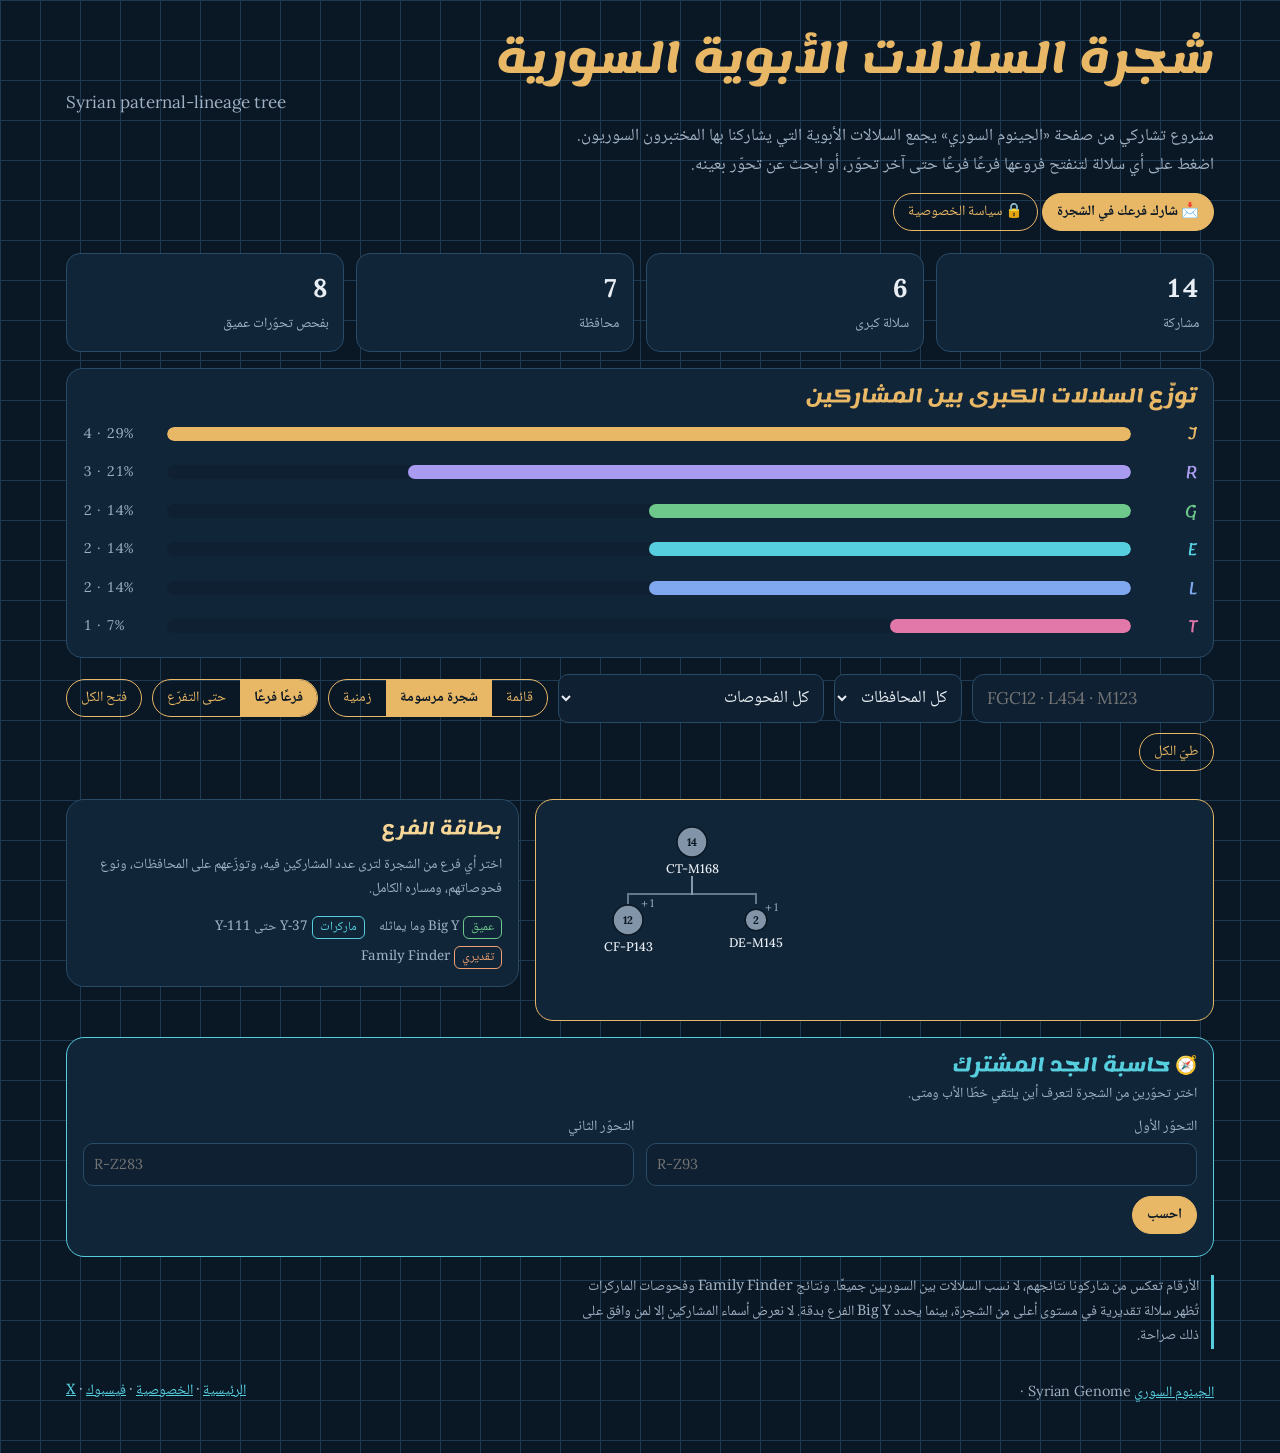
<file: tree (2).html>
<!doctype html>
<html lang="ar" dir="rtl">
<head>
<meta charset="utf-8">
<meta name="viewport" content="width=device-width,initial-scale=1,viewport-fit=cover">
<title>شجرة السلالات الأبوية السورية | الجينوم السوري</title>
<meta name="description" content="شجرة تفاعلية تجمع السلالات الأبوية (Y-DNA) التي يشاركها المختبرون السوريون: ابحث عن أي تحوّر، وتصفّح الفروع حسب المحافظة ونوع الفحص.">
<link rel="canonical" href="https://syriangenome.com/tree.html">
<meta property="og:type" content="website">
<meta property="og:site_name" content="الجينوم السوري">
<meta property="og:title" content="شجرة السلالات الأبوية السورية | الجينوم السوري">
<meta property="og:description" content="شجرة تفاعلية تجمع السلالات الأبوية (Y-DNA) التي يشاركها المختبرون السوريون: ابحث عن أي تحوّر، وتصفّح الفروع حسب المحافظة ونوع الفحص.">
<meta property="og:url" content="https://syriangenome.com/tree.html">
<meta property="og:image" content="https://syriangenome.com/og.png">
<meta property="og:locale" content="ar_AR">
<meta name="twitter:card" content="summary_large_image">
<meta name="twitter:site" content="@SyrianGenome">
<style>html,body{margin:0}img{max-width:100%}[hidden]{display:none!important}</style>

<link rel="stylesheet" href="fonts.css">
<style id="st">
/* Layout: dark lab-notebook page; tree on one side, branch "specimen card" on the other; each major haplogroup keeps one colour everywhere */
:root{
  --bg:#0a1724; --bg2:#0e2031; --panel:#102538; --line:#1d3a52; --line2:#2a4b66;
  --fg:#e9eef4; --muted:#9fb1c4; --gold:#e8b866; --gold2:#f6d696; --teal:#56cede; --rose:#e278aa; --green:#6ec88c; --violet:#a99cf0; --amber:#f0a070; --sky:#7fa8f0;
  --display:"Lemonada","Noto Naskh Arabic",serif;
  --body:"Noto Naskh Arabic","Amiri","Times New Roman",serif;
  --latin:"Lora",Georgia,serif;
  color-scheme:dark;
}
*{box-sizing:border-box}
body{background:var(--bg);color:var(--fg);font-family:var(--body);font-size:17px;line-height:1.7;margin:0;
  background-image:linear-gradient(var(--line) 1px,transparent 1px),linear-gradient(90deg,var(--line) 1px,transparent 1px);background-size:40px 40px}
.wrap{max-width:1180px;margin:0 auto;padding-left:max(16px,env(safe-area-inset-left,0px));padding-right:max(16px,env(safe-area-inset-right,0px));padding-block:28px 48px}
h1,h2,h3{font-family:var(--display);line-height:1.5;margin:0;text-wrap:balance}
h1{color:var(--gold);font-size:clamp(1.6rem,4.6vw,2.5rem)}
h2{color:var(--gold);font-size:1.12rem}
h3{color:var(--gold2);font-size:1rem}
.en{font-family:var(--latin);direction:ltr;unicode-bidi:isolate;color:var(--muted)}
.lead{color:var(--muted);max-width:64ch;margin:6px 0 0}
button{font:inherit;cursor:pointer}
:focus-visible{outline:2px solid var(--gold);outline-offset:2px}
.stats{display:grid;grid-template-columns:repeat(4,minmax(0,1fr));gap:12px;margin:22px 0 16px}
.stat{background:var(--panel);border:1px solid var(--line2);border-radius:14px;padding:12px 14px}
.stat b{display:block;font-family:var(--latin);font-size:1.6rem;font-variant-numeric:tabular-nums}
.stat span{color:var(--muted);font-size:.88rem}
.dist{background:var(--panel);border:1px solid var(--line2);border-radius:16px;padding:14px 16px;margin-bottom:16px}
.dist h2{margin-bottom:8px}
.bars{display:flex;flex-direction:column;gap:6px}
.bar{display:grid;grid-template-columns:56px 1fr 74px;align-items:center;gap:10px;background:none;border:0;color:inherit;padding:2px 0;text-align:start}
.bar .l{font-family:var(--display);font-size:1.05rem}
.bar .t{height:14px;border-radius:7px;background:var(--bg2);overflow:hidden}
.bar .t i{display:block;height:100%;border-radius:7px}
.bar .v{font-family:var(--latin);font-variant-numeric:tabular-nums;color:var(--muted);font-size:.88rem;direction:ltr;text-align:left}
.bar:hover .l{text-decoration:underline}
.controls{display:flex;flex-wrap:wrap;gap:10px;align-items:center;margin-bottom:8px}
.controls input[type=search]{flex:1 1 220px;min-width:0;font:inherit;font-family:var(--latin);direction:ltr;text-align:left;background:var(--bg2);color:var(--fg);border:1.5px solid var(--line2);border-radius:12px;padding:9px 14px}
select,textarea,input[type=text]{font:inherit;background:var(--bg2);color:var(--fg);border:1.5px solid var(--line2);border-radius:10px;padding:8px 10px;min-width:0}
.seg{display:inline-flex;border:1.5px solid var(--gold);border-radius:999px;overflow:hidden}
.seg button{background:none;border:0;color:var(--gold);padding:6px 14px;font-size:.9rem}
.seg button[aria-pressed="true"]{background:var(--gold);color:var(--bg);font-weight:700}
.btn{background:transparent;color:var(--gold);border:1.5px solid var(--gold);border-radius:999px;padding:6px 14px;font-size:.9rem}
.btn.solid{background:var(--gold);color:var(--bg);font-weight:700}
.btn:disabled{opacity:.5;cursor:default}
.hint{color:var(--muted);font-size:.88rem;min-height:1.4em}
.main{display:grid;grid-template-columns:minmax(0,1.5fr) minmax(0,1fr);gap:16px;align-items:start}
@media (max-width:880px){.main{grid-template-columns:1fr}}
.tree{background:var(--panel);border:1.5px solid var(--gold);border-radius:18px;padding:12px 8px;overflow-x:auto;min-height:220px}
.tree ul{list-style:none;margin:0;padding:0}
.tree>ul{width:max-content;min-width:100%}
.tree ul ul{padding-inline-start:20px;border-inline-start:1px dashed var(--line2);margin-inline-start:12px}
.node{display:flex;flex-wrap:wrap;align-items:center;gap:4px 8px;padding:5px 6px;border-radius:10px;cursor:pointer}
.node:hover{background:var(--bg2)}
.node.sel{background:color-mix(in srgb,var(--c,var(--gold)) 16%,transparent);box-shadow:inset 0 0 0 1.5px var(--c,var(--gold))}
.node.hit .name{background:color-mix(in srgb,var(--gold) 35%,transparent);border-radius:6px;padding:0 4px}
.tog{width:24px;height:24px;flex:none;border-radius:50%;border:1.5px solid var(--line2);background:var(--bg2);color:var(--muted);display:grid;place-items:center;font-family:var(--latin);font-size:.85rem;line-height:1;padding:0}
.tog.leaf{visibility:hidden}
.name{font-family:var(--latin);direction:ltr;unicode-bidi:isolate;font-weight:600;color:var(--c,var(--gold2))}
.name.top{font-family:var(--display);font-size:1.25rem}
.skip{font-family:var(--latin);direction:ltr;unicode-bidi:isolate;color:var(--muted);font-size:.8rem}
.count{font-family:var(--latin);font-variant-numeric:tabular-nums;background:color-mix(in srgb,var(--teal) 18%,transparent);color:var(--teal);border-radius:999px;padding:0 9px;font-size:.84rem}
.age{color:var(--green);font-size:.84rem}
.dot{width:8px;height:8px;border-radius:50%;display:inline-block}
.svgwrap{overflow:auto;max-height:720px;direction:ltr}
.svgwrap svg{display:block;direction:ltr}
.svgwrap text{font-family:var(--latin)}
.svgwrap .ar{font-family:var(--body)}
.calc{margin-top:16px;background:var(--panel);border:1.5px solid var(--teal);border-radius:18px;padding:14px 16px}
.calc h2{color:var(--teal);margin-bottom:4px}
.calc .grid input{font-family:var(--latin);direction:ltr;text-align:left}
.calc .res{margin-top:10px;background:var(--bg2);border-radius:12px;padding:10px 12px;line-height:1.9}
.calc .res b{color:var(--gold2)}
.calc .res .en{color:var(--gold2);font-weight:600;white-space:nowrap}
.tlnote{color:var(--muted);font-size:.84rem;margin:6px 4px 0}
.card{background:var(--panel);border:1.5px solid var(--c,var(--line2));border-radius:18px;padding:16px;position:sticky;top:12px}
.card .crumbs{display:flex;flex-wrap:wrap;gap:4px;direction:ltr;margin:8px 0 12px}
.card .crumbs button{font-family:var(--latin);font-size:.78rem;background:var(--bg2);border:1px solid var(--line2);color:var(--muted);border-radius:999px;padding:0 8px}
.card .big{display:flex;gap:16px;flex-wrap:wrap;margin:6px 0 12px}
.card .big div b{display:block;font-family:var(--latin);font-size:1.5rem;font-variant-numeric:tabular-nums}
.card .big div span{color:var(--muted);font-size:.85rem}
.mini{display:flex;flex-direction:column;gap:5px;margin:6px 0 14px}
.mini .r{display:grid;grid-template-columns:92px 1fr 30px;gap:8px;align-items:center;font-size:.86rem}
.mini .r .t{height:9px;border-radius:5px;background:var(--bg2);overflow:hidden}
.mini .r .t i{display:block;height:100%;background:var(--teal);border-radius:5px}
.mini .r b{font-family:var(--latin);font-weight:500;color:var(--muted);text-align:left}
.tag{display:inline-block;font-size:.78rem;border-radius:6px;padding:0 7px;margin-inline-end:4px;border:1px solid}
.tag.deep{color:var(--green);border-color:var(--green)}
.tag.str{color:var(--teal);border-color:var(--teal)}
.tag.top{color:var(--violet);border-color:var(--violet)}
.tag.panel{color:var(--gold2);border-color:var(--gold2)}
.tag.ff{color:var(--amber);border-color:var(--amber)}
.tag.other{color:var(--muted);border-color:var(--muted)}
.names{color:var(--rose);font-size:.9rem}
.people{display:flex;flex-wrap:wrap;gap:5px 6px;padding:0 38px 6px 6px;min-width:max-content}
.person{font-size:.84rem;line-height:1.6;background:color-mix(in srgb,var(--c,var(--gold)) 13%,transparent);border:1px solid color-mix(in srgb,var(--c,var(--gold)) 45%,transparent);border-radius:999px;padding:1px 10px;color:var(--fg);white-space:nowrap}
.person b{color:var(--c,var(--gold2));font-weight:700}
.person.anon{color:var(--muted);background:transparent;border-style:dashed}
.empty{text-align:center;padding:36px 16px;color:var(--muted)}
.empty b{display:block;color:var(--gold2);font-size:1.1rem;margin-bottom:6px}
.legend{display:flex;flex-wrap:wrap;gap:6px 14px;font-size:.84rem;color:var(--muted);margin-top:10px}
.note{margin-top:18px;color:var(--muted);font-size:.9rem;border-inline-start:3px solid var(--teal);padding-inline-start:12px;max-width:80ch}
.admin{margin-top:28px;background:var(--bg2);border:1.5px dashed var(--gold);border-radius:18px;padding:18px}
.admin h2{margin-bottom:6px}
.grid{display:grid;grid-template-columns:repeat(2,minmax(0,1fr));gap:12px}
@media (max-width:640px){.grid{grid-template-columns:1fr}.stats{grid-template-columns:repeat(2,minmax(0,1fr))}.stat b{font-size:1.3rem}}
label{display:flex;flex-direction:column;gap:4px;font-size:.9rem;color:var(--muted)}
textarea{font-family:var(--latin);direction:ltr;min-height:84px}
.check{flex-direction:row;align-items:center;gap:8px}
.rows{margin-top:14px;display:flex;flex-direction:column;gap:6px;max-height:340px;overflow:auto}
.row{display:grid;grid-template-columns:minmax(0,1fr) auto;gap:6px 10px;align-items:center;background:var(--panel);border-radius:10px;padding:8px 10px;font-size:.86rem}
.row .p{font-family:var(--latin);direction:ltr;unicode-bidi:isolate;overflow-wrap:anywhere;min-width:0}
.row .acts{display:flex;gap:6px}
.mini-btn{background:none;border:1px solid var(--muted);color:var(--muted);border-radius:8px;padding:1px 9px;font-size:.8rem}
.mini-btn.del{border-color:var(--rose);color:var(--rose)}
.pending{color:var(--gold2);font-size:.9rem}
footer{margin-top:30px;display:flex;flex-wrap:wrap;gap:10px;justify-content:space-between;color:var(--muted);font-size:.9rem}
footer a{color:var(--teal)}
</style>
<script type="application/ld+json">{"@context":"https://schema.org","@type":"WebSite","name":"الجينوم السوري","alternateName":["Syrian Genome","SyrianGenome"],"url":"https://syriangenome.com/"}</script></head>
<body>
<div id="app" dir="rtl" lang="ar"></div>
<script type="application/json" id="data">{"entries":[{"id":"mwkcabtn90ws","path":["J-M172","J-M410","J-CTS7683","J-L26","J-PF5088","J-PF5160","J-L24","J-Z393","J-L25","J-Z7700","J-Z32167","J-Z44894","J-Z38363","J-Y26741","J-Z38370"],"region":"دمشق","test":"Family Finder","added":"2026-11-17","updated":"2026-11-18","name":"عائلة القففي، وعائلة عز الدين قففي"},{"id":"g57515alp1","path":["G-M201","G-L89","G-L156","G-P15","G-L1259","G-L30","G-CTS574","G-M406","G-PF3299","G-FGC5089","G-M3302","G-FT56871","G-FT56736","G-FT57515"],"region":"حلب","test":"Big Y","name":"الويسات – فخذ الحليسات","added":"2026-11-17"},{"id":"rfta44686hs","path":["R-M207","R-M173","R-M420","R-M459","R-CTS7500","R-CTS5437","R-M515","R-M198","R-M417","R-PF6162","R-Z283","R-Z282","R-Y17491","R-YP4858","R-SK2014","R-FGC64133"],"region":"الحسكة","test":"YSEQ","added":"2026-11-17","updated":"2026-11-22","name":"سميار كمال الدين أوسو – آل حيندو، عشيرة الأومرية"},{"id":"emf65337dm","path":["E-M96","E-CTS9083","E-P147","E-P177","E-P2","E-M215","E-M35","E-V68","E-M78","E-PF2179","E-Z1902","E-V12","E-CTS9007","E-CTS693","E-CTS4004","E-FGC7703","E-CTS3346","E-Z5007","E-CTS6667","E-FT264693","E-MF65337"],"region":"إدلب","test":"Big Y","added":"2026-11-17","updated":"2026-11-18"},{"id":"rft187352id","path":["R-M207","R-M173","R-M420","R-M459","R-CTS7500","R-CTS5437","R-M515","R-M198","R-M417","R-PF6162","R-Z93","R-Z94","R-FT197453","R-Y40","R-YP294","R-FT185047","R-FT187352"],"region":"إدلب","test":"Big Y","added":"2026-11-18"},{"id":"jby69676hs","path":["J-M172","J-M102","J-Z2411","J-Z529","J-M205","J-PF7321","J-FGC88568","J-FT57936","J-FT58039","J-FT57872","J-Y134209","J-BY69676"],"region":"الحسكة","test":"Big Y","name":"سليمان السليمان – قبيلة المحلمية الشيبانية","added":"2026-11-18"},{"id":"jfta83954dz","path":["J-M267","J-CTS12238","J-Z2217","J-L620","J-PF4832","J-L136","J-Z1874","J-P58","J-CTS9721","J-PF4678","J-Z1865","J-Z1853","J-L862","J-PF4843","J-YSC0000235","J-PF4638","J-Z27715","J-YSC0000234","J-L858","J-FGC11","J-FGC7638","J-FGC1722","J-FGC1720","J-FGC1723","J-FGC1695","J-FGC4415","J-FGC4422","J-BY527","J-ZS5240","J-ZS5230","J-BY140263","J-FT293439","J-FTA47558","J-FTA47568","J-FTA83954"],"region":"دير الزور","test":"Big Y","name":"أحمد بن محمود النعمان الكبيسي","added":"2026-11-18"},{"id":"lm76alp","path":["L-M20","L-M22","L-M2357","L-M76"],"region":"حلب","test":"أخرى","added":"2026-11-20","name":"البوشيخ من البوشعبان","updated":"2026-11-22"},{"id":"tz19945dm","path":["T-M184","T-L490","T-M70","T-Z19859","T-L131","T-Z19935","T-L446","T-Y6055","T-CTS933","T-CTS10803","T-FT127659","T-Z19890","T-Z19939","T-CTS11984","T-CTS8489","T-PH3117","T-CTS8862","T-Z19945"],"region":"دمشق","test":"YSEQ","added":"2026-11-21","updated":"2026-11-21","name":"عائلة اللحام"},{"id":"lm20rq","path":["L-M20"],"region":"الرقة","test":"YSEQ (رأس السلالة)","name":"شبلي الناصر الحسن / البوجابر","added":"2026-11-21"},{"id":"jfgc1721dm","path":["J-M267","J-CTS12238","J-Z2217","J-L620","J-PF4832","J-L136","J-Z1874","J-P58","J-CTS9721","J-PF4678","J-Z1865","J-Z1853","J-L862","J-PF4843","J-YSC0000235","J-PF4638","J-Z27715","J-YSC0000234","J-L858","J-FGC11","J-FGC7638","J-FGC1722","J-FGC1720","J-FGC1723","J-FGC1695","J-FGC1707","J-FGC1705","J-FGC1721"],"region":"دمشق","test":"YSEQ","name":"عائلة أبو سمرة","added":"2026-11-23"},{"id":"rpf7562hs","path":["R-M207","R-M173","R-M343","R-L754","R-L761","R-L389","R-P297","R-M269","R-PF7562"],"region":"الحسكة","test":"أخرى","added":"2026-11-23"},{"id":"em78alp","path":["E-M96","E-CTS9083","E-P147","E-P177","E-P2","E-M215","E-M35","E-V68","E-M78"],"region":"حلب","test":"أخرى","name":"أحمد زكريا بوادقجي","added":"2026-11-23"},{"id":"gl14hm","path":["G-M201","G-L89","G-L156","G-P15","G-L1259","G-L30","G-CTS574","G-M406","G-PF3299","G-FGC5089","G-FGC5081","G-Y2724","G-FGC5124","G-L14"],"region":"حماة","test":"أخرى","name":"عائلة قطان","added":"2026-11-25"}],"ages":{"G-M201":"نحو 26,000 ق.م · FTDNA","G-L89":"نحو 24,000 ق.م · FTDNA","G-L156":"نحو 20,000 ق.م · FTDNA","G-P15":"نحو 16,000 ق.م · FTDNA","G-L1259":"نحو 16,000 ق.م · FTDNA","G-L30":"نحو 14,000 ق.م · FTDNA","G-CTS574":"نحو 13,000 ق.م · FTDNA","G-M406":"نحو 9,950 ق.م · FTDNA","G-PF3299":"نحو 7,150 ق.م · FTDNA","G-FGC5089":"نحو 6,200 ق.م · FTDNA","G-M3302":"نحو 5,450 ق.م · FTDNA","G-FT56871":"نحو 5,400 ق.م · FTDNA","G-FT56736":"نحو 2,700 ق.م · FTDNA","G-FT57515":"نحو 1,250 ق.م · FTDNA","GHIJK-F1329":"نحو 46,000 ق.م · FTDNA","F-M89":"نحو 46,000 ق.م · FTDNA","CF-P143":"نحو 63,000 ق.م · FTDNA","CT-M168":"نحو 63,000 ق.م · FTDNA","BT-M42":"نحو 86,000 ق.م · FTDNA","A-V221":"نحو 121,000 ق.م · FTDNA","A-V168":"نحو 126,000 ق.م · FTDNA","A-L1098":"نحو 152,000 ق.م · FTDNA","A-PR2921":"نحو 232,000 ق.م · FTDNA","A000-T":"نحو 368,000 ق.م · FTDNA","A0000":"نحو 705,000 ق.م · FTDNA","R-M207":"نحو 25,000 ق.م · FTDNA","R-M173":"نحو 19,000 ق.م · FTDNA","R-M420":"نحو 15,000 ق.م · FTDNA","R-M459":"نحو 12,000 ق.م · FTDNA","R-CTS7500":"نحو 11,000 ق.م · FTDNA","R-CTS5437":"نحو 11,000 ق.م · FTDNA","R-M515":"نحو 9,850 ق.م · FTDNA","R-M198":"نحو 6,500 ق.م · FTDNA","R-M417":"نحو 3,250 ق.م · FTDNA","R-PF6162":"نحو 2,950 ق.م · FTDNA","R-Z283":"نحو 2,800 ق.م · FTDNA","R-Z282":"نحو 2,750 ق.م · FTDNA","R-Y17491":"نحو 2,650 ق.م · FTDNA","R-YP4858":"نحو 1,850 ق.م · FTDNA","R-SK2014":"نحو 1,400 ق.م · FTDNA","R-FGC64133":"نحو 1,200 ق.م · FTDNA","P-P226":"نحو 29,000 ق.م · FTDNA","P-P284":"نحو 33,000 ق.م · FTDNA","P-M45":"نحو 34,000 ق.م · FTDNA","P-P295":"نحو 42,000 ق.م · FTDNA","P-PF5850":"نحو 42,000 ق.م · FTDNA","K-YSC0000186":"نحو 42,000 ق.م · FTDNA","K-M526":"نحو 43,000 ق.م · FTDNA","K-M9":"نحو 43,000 ق.م · FTDNA","IJK-L15":"نحو 44,000 ق.م · FTDNA","HIJK-PF3494":"نحو 45,000 ق.م · FTDNA","E-M96":"نحو 49,000 ق.م · FTDNA","E-CTS9083":"نحو 49,000 ق.م · FTDNA","E-P147":"نحو 48,000 ق.م · FTDNA","E-P177":"نحو 47,000 ق.م · FTDNA","E-P2":"نحو 40,000 ق.م · FTDNA","E-M215":"نحو 33,000 ق.م · FTDNA","E-M35":"نحو 23,000 ق.م · FTDNA","E-V68":"نحو 19,000 ق.م · FTDNA","E-M78":"نحو 12,000 ق.م · FTDNA","E-PF2179":"نحو 11,000 ق.م · FTDNA","E-Z1902":"نحو 11,000 ق.م · FTDNA","E-V12":"نحو 8,300 ق.م · FTDNA","E-CTS9007":"نحو 7,750 ق.م · FTDNA","E-CTS693":"نحو 7,150 ق.م · FTDNA","E-CTS4004":"نحو 6,950 ق.م · FTDNA","E-FGC7703":"نحو 6,850 ق.م · FTDNA","E-CTS3346":"نحو 4,650 ق.م · FTDNA","E-Z5007":"نحو 4,650 ق.م · FTDNA","E-CTS6667":"نحو 2,500 ق.م · FTDNA","E-FT264693":"نحو 2,200 ق.م · FTDNA","E-MF65337":"نحو 2,050 ق.م · FTDNA","DE-M145":"نحو 60,000 ق.م · FTDNA","R-FT187352":"نحو 950 م · FTDNA","R-FT185047":"نحو 950 ق.م · FTDNA","R-YP294":"نحو 1,950 ق.م · FTDNA","R-Y40":"نحو 2,500 ق.م · FTDNA","R-FT197453":"نحو 2,500 ق.م · FTDNA","R-Z94":"نحو 2,550 ق.م · FTDNA","R-Z93":"نحو 2,650 ق.م · FTDNA","J-BY69676":"نحو 850 م · FTDNA","J-Y134209":"نحو 550 ق.م · FTDNA","J-FT57872":"نحو 1,000 ق.م · FTDNA","J-FT58039":"نحو 1,400 ق.م · FTDNA","J-FT57936":"نحو 2,500 ق.م · FTDNA","J-FGC88568":"نحو 3,700 ق.م · FTDNA","J-PF7321":"نحو 3,700 ق.م · FTDNA","J-M205":"نحو 3,900 ق.م · FTDNA","J-Z529":"نحو 13,000 ق.م · FTDNA","J-Z2411":"نحو 13,000 ق.م · FTDNA","J-M102":"نحو 14,000 ق.م · FTDNA","J-M172":"نحو 25,000 ق.م · FTDNA","J-M304":"نحو 27,000 ق.م · FTDNA","IJ-P124":"نحو 38,000 ق.م · FTDNA","J-M267":"نحو 17,000 ق.م · FTDNA","J-CTS12238":"نحو 16,000 ق.م · FTDNA","J-Z2217":"نحو 16,000 ق.م · FTDNA","J-L620":"نحو 13,000 ق.م · FTDNA","J-PF4832":"نحو 12,000 ق.م · FTDNA","J-L136":"نحو 10,000 ق.م · FTDNA","J-Z1874":"نحو 9,250 ق.م · FTDNA","J-P58":"نحو 7,750 ق.م · FTDNA","J-CTS9721":"نحو 7,600 ق.م · FTDNA","J-PF4678":"نحو 6,650 ق.م · FTDNA","J-Z1865":"نحو 5,900 ق.م · FTDNA","J-Z1853":"نحو 4,900 ق.م · FTDNA","J-L862":"نحو 4,100 ق.م · FTDNA","J-PF4843":"نحو 4,000 ق.م · FTDNA","J-YSC0000235":"نحو 3,800 ق.م · FTDNA","J-PF4638":"نحو 3,750 ق.م · FTDNA","J-Z27715":"نحو 3,650 ق.م · FTDNA","J-YSC0000234":"نحو 3,350 ق.م · FTDNA","J-L858":"نحو 2,850 ق.م · FTDNA","J-FGC11":"نحو 2,750 ق.م · FTDNA","J-FGC7638":"نحو 2,650 ق.م · FTDNA","J-FGC1722":"نحو 1,900 ق.م · FTDNA","J-FGC1720":"نحو 1,650 ق.م · FTDNA","J-FGC1723":"نحو 1,250 ق.م · FTDNA","J-FGC1695":"نحو 1,200 ق.م · FTDNA","J-FGC4415":"نحو 1,100 ق.م · FTDNA","J-FGC4422":"نحو 1,050 ق.م · FTDNA","J-BY527":"نحو 900 ق.م · FTDNA","J-ZS5240":"نحو 800 ق.م · FTDNA","J-ZS5230":"نحو 150 ق.م · FTDNA","J-BY140263":"نحو 450 م · FTDNA","J-FT293439":"نحو 850 م · FTDNA","J-FTA47558":"نحو 1,150 م · FTDNA","J-FTA47568":"نحو 1,350 م · FTDNA","J-FTA83954":"نحو 1,550 م · FTDNA","L-M76":"نحو 13,000 ق.م · FTDNA","L-M2357":"نحو 15,000 ق.م · FTDNA","L-M22":"نحو 17,000 ق.م · FTDNA","L-M20":"نحو 22,000 ق.م · FTDNA","LT-L298":"نحو 40,000 ق.م · FTDNA","T-M184":"نحو 26,000 ق.م · FTDNA","T-L490":"نحو 18,000 ق.م · FTDNA","T-M70":"نحو 14,000 ق.م · FTDNA","T-Z19859":"نحو 14,000 ق.م · FTDNA","T-L131":"نحو 10,000 ق.م · FTDNA","T-Z19935":"نحو 10,000 ق.م · FTDNA","T-L446":"نحو 6,900 ق.م · FTDNA","T-Y6055":"نحو 6,700 ق.م · FTDNA","T-CTS933":"نحو 6,100 ق.م · FTDNA","T-CTS10803":"نحو 5,850 ق.م · FTDNA","T-FT127659":"نحو 5,750 ق.م · FTDNA","T-Z19890":"نحو 5,750 ق.م · FTDNA","T-Z19939":"نحو 5,700 ق.م · FTDNA","T-CTS11984":"نحو 2,450 ق.م · FTDNA","T-CTS8489":"نحو 1,950 ق.م · FTDNA","T-PH3117":"نحو 1,850 ق.م · FTDNA","T-CTS8862":"نحو 1,500 ق.م · FTDNA","T-Z19945":"نحو 1,400 ق.م · FTDNA","J-FGC1707":"نحو 650 ق.م · FTDNA","J-FGC1705":"نحو 300 ق.م · FTDNA","J-FGC1721":"نحو 200 ق.م · FTDNA","R-M343":"نحو 17,000 ق.م · FTDNA","R-L754":"نحو 17,000 ق.م · FTDNA","R-L761":"نحو 15,000 ق.م · FTDNA","R-L389":"نحو 15,000 ق.م · FTDNA","R-P297":"نحو 13,000 ق.م · FTDNA","R-M269":"نحو 4,450 ق.م · FTDNA","R-PF7562":"نحو 3,550 ق.م · FTDNA","G-FGC5081":"نحو 6,000 ق.م · FTDNA","G-Y2724":"نحو 5,750 ق.م · FTDNA","G-FGC5124":"نحو 4,600 ق.م · FTDNA","G-L14":"نحو 2,800 ق.م · FTDNA"},"alias":{"J-BY69676":"J-Y134179","G-FT57515":"G-FT57914","J-Z38370":"J-Y146138"}}</script>
<script id="main">
(function(){
const GOVS=["دمشق","ريف دمشق","حلب","حمص","حماة","اللاذقية","طرطوس","إدلب","الرقة","دير الزور","الحسكة","درعا","السويداء","القنيطرة","غير محدد"];
const TESTS=["Big Y","YSEQ","YSEQ Panel","YSEQ (رأس السلالة)","SNP Pack","Y-111","Y-67","Y-37","Family Finder","أخرى"];
const DEPTH={"Big Y":"deep","YSEQ":"deep","YSEQ (رأس السلالة)":"top","YSEQ Panel":"panel","SNP Pack":"deep","Y-111":"str","Y-67":"str","Y-37":"str","Family Finder":"ff","فحص جسدي":"ff"};
const DEPTH_AR={deep:"فحص تحوّرات عميق",top:"تحوّر رأس السلالة فقط",panel:"فحص تحوّرات محددة (Panel)",str:"فحص ماركرات (سلالة متوقعة)",ff:"Family Finder (سلالة تقديرية)",other:"أخرى"};
const COLORS={J:"var(--gold)",E:"var(--teal)",T:"var(--rose)",G:"var(--green)",R:"var(--violet)",I:"var(--amber)",L:"var(--sky)"};
const colorOf=l=>COLORS[l]||"var(--muted)";
const depthOf=t=>DEPTH[t]||"other";
let DATA;
try{DATA=JSON.parse(document.getElementById('data').textContent)}catch(e){DATA={entries:[],ages:{}}}
DATA.entries=DATA.entries||[];DATA.ages=DATA.ages||{};
let draft=JSON.parse(JSON.stringify(DATA));
let dirty=false,isAdmin=false,art=null,editId=null;
const ui={q:"",gov:"",depth:"",view:"draw",sel:"",mode:"step",ca:"",cb:"",cr:null};
const open=new Set();
const app=document.getElementById('app');
const esc=s=>String(s).replace(/[&<>"']/g,c=>({"&":"&amp;","<":"&lt;",">":"&gt;",'"':"&quot;","'":"&#39;"}[c]));
const slug=s=>s.replace(/[^A-Za-z0-9-]/g,'-');

const BACK_PRE="AFKP";
function majorLetter(n){const i=n.indexOf('-');if(i<0)return '';const p=n.slice(0,i);return p.length===1&&!BACK_PRE.includes(p)?p:''}
const isBack=n=>!majorLetter(n);
const BASE=["A0000","A000-T","A-PR2921","A-L1098","A-V168","A-V221","BT-M42","CT-M168"];
const GHIJK=[...BASE,"CF-P143","F-M89","GHIJK-F1329"];
const K=[...GHIJK,"HIJK-PF3494","IJK-L15","K-M9"];
const IJ=[...GHIJK,"HIJK-PF3494","IJK-L15","IJ-P124"];
const LT=[...K,"LT-L298"];
const P=[...K,"K-M526","K-YSC0000186","P-PF5850","P-P295","P-M45","P-P284","P-P226"];
const BB={"R-M207":P,"G-M201":GHIJK,"J-M304":IJ,"I-M170":IJ,"J-M172":[...IJ,"J-M304"],"J-M267":[...IJ,"J-M304"],"T-M184":LT,"L-M20":LT,"E-M96":[...BASE,"DE-M145"]};
function full(p){if(!p||!p.length)return [];
  let i=0;while(i<p.length&&isBack(p[i]))i++;const core=p.slice(i);if(!core.length)return p;
  if(BB[core[0]])return [...BB[core[0]],...core];
  if(i>0){const last=p[i-1];for(const l of Object.values(BB)){const k=l.indexOf(last);if(k>=0)return [...l.slice(0,k+1),...core]}}
  return p}
function parsePath(txt){
  let pref=null;const out=[];
  for(let raw of txt.split(/\s*(?:>|→|›|»|←|,|،|\n|\|)\s*/)){
    let s=raw.replace(/\(.*?\)/g,'').replace(/[^A-Za-z0-9-]/g,'');if(!s)continue;
    if(/^A0+$/i.test(s)){out.push(s.toUpperCase());continue}
    const k=s.indexOf('-');
    if(k<0){if(/^[A-Za-z]+[0-9]+$/.test(s)&&pref)out.push(pref+'-'+s.toUpperCase());continue}
    let pre=s.slice(0,k);if(/^[A-Za-z][0-9][0-9A-Za-z]*$/.test(pre))pre=pre[0];
    pre=pre.toUpperCase();out.push(pre+'-'+s.slice(k+1).toUpperCase());if(!isBack(pre+'-x'))pref=pre;
  }
  if(out.length>1&&isBack(out[out.length-1])&&!isBack(out[0]))out.reverse();
  return out;
}
function filtered(){return DATA.entries.filter(e=>(!ui.gov||e.region===ui.gov)&&(!ui.depth||depthOf(e.test)===ui.depth))}
function build(entries){
  const root={name:'',kids:new Map(),total:0,direct:0,regions:{},tests:{},names:[],people:[]};
  for(const e of entries){
    const chain=full(e.path);if(!chain.length)continue;let n=root;
    for(const key of chain){
      if(!n.kids.has(key)){const L=majorLetter(key);n.kids.set(key,{name:key,letter:L,top:!!L&&majorLetter(n.name||'')!==L,kids:new Map(),total:0,direct:0,regions:{},tests:{},names:[],people:[],parent:n});}
      n=n.kids.get(key);n.total++;
      n.regions[e.region]=(n.regions[e.region]||0)+1;
      const d=depthOf(e.test);n.tests[d]=(n.tests[d]||0)+1;
    }
    n.direct++;const shown=e.name&&!e.hideName?e.name:'';if(shown)n.names.push(shown);n.people.push({name:shown,region:e.region});
  }
  /* start the drawing at the oldest shared ancestor of everyone shown */
  let top=root;
  while(top.kids.size===1){const c=[...top.kids.values()][0];if(!isBack(c.name)||c.direct||c.kids.size!==1){top=c;break}top=c}
  return {name:'',kids:top===root?root.kids:new Map([[top.name,top]]),full:root,top:top===root?null:top};
}
const sorted=m=>[...m.values()].sort((a,b)=>b.total-a.total||a.name.localeCompare(b.name));
function pathKey(n){const p=[];while(n&&n.name){p.unshift(n.name);n=n.parent}return p.join('>')}
function ancestry(n){const p=[];while(n&&n.name){p.unshift(n);n=n.parent}return p}
/* fold a run of single-child steps into one row */
function chainOf(n){return [n]}
function matches(n,q){if(!q)return false;const s=(n.name+' '+((DATA.alias||{})[n.name]||'')).toUpperCase();return s.includes(q)||s.replace(/^[A-Z]+-/,'').includes(q.replace(/^[A-Z]+-/,''))}
function findAll(root,pred){const out=[];(function w(n){for(const c of n.kids.values()){if(pred(c))out.push(c);w(c)}})(root);return out}

function rowHTML(n){
  const chain=chainOf(n),last=chain[chain.length-1],key=pathKey(last),has=last.kids.size>0,isOpen=open.has(key);
  const hit=chain.some(c=>matches(c,ui.q));const sel=chain.some(c=>pathKey(c)===ui.sel);
  const label=chain.length>2?`${esc(chain[0].name)} <span class="skip">› ${chain.length-2} ›</span> ${esc(last.name)}`:chain.map(c=>esc(c.name)).join(' <span class="skip">›</span> ');
  const age=DATA.ages[last.name]?`<span class="age">${esc(DATA.ages[last.name])}</span>`:'';
  let h=`<li><div class="node${hit?' hit':''}${sel?' sel':''}" style="--c:${colorOf(n.letter)}" data-k="${esc(key)}" role="button" tabindex="0">`+
    `<button type="button" class="tog${has?'':' leaf'}" aria-label="${isOpen?'طيّ':'توسيع'}" aria-expanded="${isOpen}" data-t="${esc(key)}">${isOpen?'−':'+'}</button>`+
    `<span class="name${n.top?' top':''}">${label}</span><span class="count">${last.total}</span>${age}</div>`+
    (last.people.length?`<div class="people" style="--c:${colorOf(n.letter)}">${last.people.slice().sort((x,y)=>(y.name?1:0)-(x.name?1:0)).map(p=>p.name?`<span class="person"><b>${esc(p.name)}</b> · ${esc(p.region)}</span>`:`<span class="person anon">📍 ${esc(p.region)}</span>`).join('')}</div>`:'');
  if(has&&isOpen)h+=`<ul>${sorted(last.kids).map(rowHTML).join('')}</ul>`;
  return h+'</li>';
}

function onPath(key){return !!ui.sel&&(ui.sel===key||ui.sel.startsWith(key+'>'))}
function inFocus(key){return !ui.sel||onPath(key)||key.startsWith(ui.sel+'>')}
function nodeByKey(key,r){let n=(r||build(filtered())).full;for(const p of key.split('>')){n=n&&n.kids.get(p)}return n||null}
function openRun(key){let n=nodeByKey(key);if(!n){open.add(key);return}open.add(pathKey(n));
  while(n.kids.size===1&&!n.direct){n=[...n.kids.values()][0];open.add(pathKey(n));}}
function bpOf(name){const a=DATA.ages[name];if(!a)return null;const m=a.match(/([\d,]+)\s*(ق\.م|م)/);if(!m)return null;
  const v=+m[1].replace(/,/g,'');return m[2]==='م'?2026-v:2026+v}
function tlHTML(root){
  /* time-scaled tree: height = FTDNA age on a log scale; each participant gets his own line down to today, like FTDNA's time tree */
  const nodes=[],testers=[];let leaves=0;const dx=118;
  function lay(n,d,par){const o={n,d,par,kids:[],tes:[],bp:bpOf(n.name)};nodes.push(o);const xs=[];
    for(const k of sorted(n.kids)){const c=lay(k,d+1,o);o.kids.push(c);xs.push(c.x)}
    for(const p of n.people){const t={p,o,x:leaves++*dx};o.tes.push(t);testers.push(t);xs.push(t.x)}
    if(!xs.length)xs.push(leaves++*dx);
    o.x=(Math.min(...xs)+Math.max(...xs))/2;return o}
  sorted(root.kids).forEach(k=>lay(k,0,null));
  const aged=nodes.filter(o=>o.bp);if(!aged.length)return '<div class="empty"><b>لا أعمار كافية بعد</b>أضف أعمار الفروع لتظهر الشجرة الزمنية.</div>';
  const maxBP=Math.max(...aged.map(o=>o.bp))*1.08,minBP=Math.min(...aged.map(o=>o.bp))*0.82;
  const top=40,ph=760,L=Math.log10;const yOf=bp=>top+(L(maxBP)-L(bp))/(L(maxBP)-L(minBP))*ph;
  /* fill missing ages: interpolate toward an aged descendant, else hang just below the last aged ancestor */
  function firstAgedDesc(o){let best=null;(function w(c){for(const k of c.kids){if(k.bp){if(!best||k.bp>best.bp)best={o:k,bp:k.bp}}else w(k)}})(o);return best}
  for(const o of nodes){if(o.bp){o.y=yOf(o.bp);continue}
    let a=o.par,steps=1;while(a&&!a.bp){a=a.par;steps++}
    const dsc=firstAgedDesc(o);const ay=a?yOf(a.bp):top;
    if(dsc){let s2=dsc.o.d-o.d;o.y=ay+(yOf(dsc.bp)-ay)*steps/(steps+s2);o.est=true}
    else{o.y=(o.par?o.par.y:ay)+24;o.none=true}}
  const yNow=Math.max(top+ph,...nodes.map(o=>o.y))+70;
  const lab=t=>{const out=[];if(t.p.name)for(const ln of wrapName(t.p.name,16))out.push(['n',ln]);out.push(['r',t.p.region]);return out};
  const W=Math.max(leaves*dx,dx)+150,H=yNow+Math.max(0,...testers.map(t=>lab(t).length))*15+50,ox=110+dx/2;let s='';
  const LM=[[2026+9600,'بداية الزراعة في المشرق'],[2026+3300,'بداية العصر البرونزي'],[2026-610,'ظهور الإسلام']].filter(([b])=>b<=maxBP&&b>=minBP);
  for(const v of [200000,100000,50000,20000,10000,5000,2000,1000]){if(v>maxBP||v<minBP)continue;const y=yOf(v);if(LM.some(([b])=>(y-yOf(b))>-30&&(y-yOf(b))<64))continue;
    s+=`<line x1="0" x2="${W}" y1="${y}" y2="${y}" stroke="#2a4b66" stroke-dasharray="3 5"/><text class="ar" x="6" y="${y-5}" font-size="11.5" fill="#9fb1c4" text-anchor="start">قبل ${v.toLocaleString('en-US')} سنة</text>`}
  for(const [bp,l] of LM){const y=yOf(bp);
    s+=`<line x1="0" x2="${W}" y1="${y}" y2="${y}" stroke="#e8b866" stroke-opacity=".45" stroke-dasharray="8 4"/><text class="ar" x="6" y="${y+15}" font-size="11.5" fill="#e8b866" text-anchor="start">${l}</text>`}
  s+=`<line x1="0" x2="${W}" y1="${yNow}" y2="${yNow}" stroke="#56cede" stroke-opacity=".5"/><text class="ar" x="6" y="${yNow-6}" font-size="11.5" fill="#56cede" text-anchor="start">اليوم</text>`;
  for(const o of nodes)for(const k of o.kids){const on=onPath(pathKey(k.n)),dim=!inFocus(pathKey(k.n));
    s+=`<path d="M${o.x+ox} ${o.y} H${k.x+ox} V${k.y}" fill="none" stroke="${colorOf(k.n.letter||o.n.letter)}" stroke-width="${on?3.5:2}" stroke-opacity="${dim?.25:.75}"${k.none?' stroke-dasharray="4 4"':''}/>`}
  for(const t of testers){const o=t.o,key=pathKey(o.n),on=onPath(key)||ui.sel===key,dim=!inFocus(key),c=colorOf(o.n.letter),x0=o.x+ox,x1=t.x+ox,ym=(o.y+yNow)/2;
    s+=`<g data-k="${esc(key)}" data-g="1" style="cursor:pointer" opacity="${dim?.35:1}"><path d="M${x0} ${o.y} C${x0} ${ym} ${x1} ${ym} ${x1} ${yNow}" fill="none" stroke="${c}" stroke-width="${on?3:1.8}" stroke-opacity=".7"/>`+
      `<circle cx="${x1}" cy="${yNow}" r="7" fill="${c}" stroke="#0a1724" stroke-width="2"/>`+
      lab(t).map(([k,ln],i)=>`<text class="ar" x="${x1}" y="${yNow+24+i*15}" font-size="${k==='n'?11.5:12}" text-anchor="middle" fill="${k==='n'?'#e278aa':'#56cede'}" font-weight="${k==='n'?700:400}">${esc(ln)}</text>`).join('')+`</g>`}
  for(const o of nodes){const key=pathKey(o.n),sel=key===ui.sel,dim=!inFocus(key),hit=matches(o.n,ui.q),c=colorOf(o.n.letter),leaf=!o.kids.length;
    const big=leaf||o.kids.length+o.tes.length>1||o.n.top,x=o.x+ox,y=o.y,r=big?Math.min(13,6+Math.sqrt(o.n.total)*2.4):4;
    s+=`<g data-k="${esc(key)}" data-g="1" style="cursor:pointer" opacity="${dim?.35:1}"><circle cx="${x}" cy="${y}" r="${r+6}" fill="transparent"/><circle cx="${x}" cy="${y}" r="${r}" fill="${o.none||o.est?'#0a1724':c}" stroke="${sel?'#f6d696':c}" stroke-width="${sel?3:1.6}"/>`;
    if(big)s+=`<text x="${x}" y="${y+4}" font-size="10" text-anchor="middle" fill="${o.none||o.est?c:'#0a1724'}" font-weight="700">${o.n.total}</text>`;
    if(big)s+=`<text x="${x+r+5}" y="${leaf?y+4:y-5}" font-size="${o.n.top?14:11}" fill="${hit||sel?'#f6d696':leaf?'#e9eef4':'#c9d6e3'}" font-weight="${o.n.top||leaf?700:500}">${esc(o.n.name)}</text>`;
    s+='</g>'}
  const hasNone=nodes.some(o=>o.none);
  return `<div class="svgwrap"><svg width="${W}" height="${H}" viewBox="0 0 ${W} ${H}" role="img" aria-label="الشجرة الزمنية للسلالات">${s}</svg></div>
  <p class="tlnote">الارتفاع يمثّل العمر التقديري لكل فرع بحسب FTDNA، على مقياس لوغاريتمي يفسح للفروع الحديثة، ولكل مشارك خطّه حتى اليوم.${hasNone?' الخطوط المتقطّعة لفروع لم نُضف أعمارها بعد.':''} اضغط أي نقطة لعرض بطاقتها.</p>`;
}
function wrapName(t,w){const out=[];let cur='';for(const word of t.split(/\s+/)){if(cur&&(cur+' '+word).length>w){out.push(cur);cur=word}else cur=cur?cur+' '+word:word}if(cur)out.push(cur);return out}
function namesSVG(n,x,y){const named=n.people.filter(p=>p.name);let s='',dy=0;
  for(const p of named){for(const ln of wrapName(p.name,16)){s+=`<text class="ar" x="${x}" y="${y+dy}" font-size="11.5" text-anchor="middle" fill="#e278aa" font-weight="700">${esc(ln)}</text>`;dy+=15}dy+=4}
  return {s,h:dy}}
function svgHTML(root){
  /* top-down family-tree layout: root at the top, each opened branch drops one row */
  const rows=[];let leaves=0,maxD=0;const dx=128,dy=78;
  function lay(n,d){
    const chain=chainOf(n),last=chain[chain.length-1];maxD=Math.max(maxD,d);
    const kids=open.has(pathKey(last))?sorted(last.kids):[];const node={n,last,chain,d,kids:[]};
    if(!kids.length){node.x=leaves++*dx}else{kids.forEach(k=>node.kids.push(lay(k,d+1)));node.x=(node.kids[0].x+node.kids[node.kids.length-1].x)/2}
    rows.push(node);return node;
  }
  sorted(root.kids).forEach(k=>lay(k,0));
  const W=Math.max(leaves*dx,dx)+40,ox=20+dx/2,oy=30;let s='',extra=0;
  for(const r of rows){for(const k of r.kids){const x1=r.x+ox,y1=r.d*dy+oy+34,x2=k.x+ox,y2=k.d*dy+oy-16,ym=y2-10;
    const on=onPath(pathKey(k.last)),dim=!inFocus(pathKey(k.last));s+=`<path d="M${x1} ${y1} V${ym} H${x2} V${y2}" fill="none" stroke="${colorOf(k.n.letter||r.n.letter)}" stroke-opacity="${dim?.22:on?1:.6}" stroke-width="${on?3.5:2}"/>`}}
  for(const r of rows){const x=r.x+ox,y=r.d*dy+oy,rad=Math.min(15,8+Math.sqrt(r.last.total)*2),key=pathKey(r.last),sel=key===ui.sel,hit=matches(r.last,ui.q);
    const closed=r.last.kids.size&&!open.has(key);
    s+=`<g data-k="${esc(key)}" data-g="1" style="cursor:pointer" opacity="${inFocus(key)?1:.4}"><circle cx="${x}" cy="${y}" r="${rad}" fill="${colorOf(r.n.letter)}" fill-opacity="${sel?1:.8}" stroke="${sel?'#f6d696':'#0a1724'}" stroke-width="${sel?3:1.5}"/>`+
      `<text x="${x}" y="${y+4}" font-size="11" text-anchor="middle" fill="#0a1724" font-weight="700">${r.last.total}</text>`+
      `<text x="${x}" y="${y+rad+16}" font-size="${r.n.top?17:12.5}" text-anchor="middle" fill="${hit?'#f6d696':'#e9eef4'}" font-weight="${hit||sel?700:500}">${esc(r.last.name)}</text>`+
      (closed?`<text x="${x+rad+4}" y="${y-rad+2}" font-size="11" text-anchor="middle" fill="#9fb1c4">＋${r.last.kids.size}</text>`:'')+(!r.kids.length?(()=>{const m=namesSVG(r.last,x,y+rad+33);extra=Math.max(extra,m.h);return m.s})():'')+`</g>`}
  const H=(maxD+1)*dy+40+extra;return `<div class="svgwrap"><svg width="${W}" height="${H}" viewBox="0 0 ${W} ${H}" role="img" aria-label="رسم شجرة السلالات">${s}</svg></div>`;
}

function cardHTML(root){
  let node=null;
  if(ui.sel){const parts=ui.sel.split('>');let n=root.full||root;for(const p of parts){n=n&&n.kids.get(p)}node=n||null}
  if(!node){return `<aside class="card"><h3>بطاقة الفرع</h3><p class="hint">اختر أي فرع من الشجرة لترى عدد المشاركين فيه، وتوزّعهم على المحافظات، ونوع فحوصاتهم، ومساره الكامل.</p>
    <div class="legend"><span><span class="tag deep">عميق</span>Big Y وما يماثله</span><span><span class="tag str">ماركرات</span>Y-37 حتى Y-111</span><span><span class="tag ff">تقديري</span>Family Finder</span></div></aside>`}
  const all0=ancestry(node),cut=root.top?all0.indexOf(root.top):-1,anc=cut>0?all0.slice(cut):all0,letter=node.letter;
  const regs=Object.entries(node.regions).sort((a,b)=>b[1]-a[1]),max=regs.length?regs[0][1]:1;
  const tests=Object.entries(node.tests).sort((a,b)=>b[1]-a[1]);
  return `<aside class="card" style="--c:${colorOf(letter)}">
    <h3 class="name" style="font-size:1.35rem">${esc(node.name)}</h3>
    ${(DATA.alias||{})[node.name]?`<p class="hint" style="margin:2px 0 0">يُعرف في YFull باسم <span class="en">${esc(DATA.alias[node.name])}</span></p>`:''}<div class="crumbs">${anc.map(a=>`<button type="button" data-k="${esc(pathKey(a))}">${esc(a.name)}</button>`).join('')}</div>
    <div class="big"><div><b>${node.total}</b><span>مشاركًا في الفرع وما تحته</span></div><div><b>${node.direct}</b><span>آخر تحوّرهم هنا</span></div>${DATA.ages[node.name]?`<div><b class="age" style="font-size:1rem">${esc(DATA.ages[node.name])}</b><span>عمر الفرع</span></div>`:''}</div>
    <h3>المحافظات</h3><div class="mini">${regs.map(([r,c])=>`<div class="r"><span>${esc(r)}</span><span class="t"><i style="width:${c/max*100}%"></i></span><b>${c}</b></div>`).join('')}</div>
    <h3>نوع الفحص</h3><div style="margin:6px 0 12px">${tests.map(([d,c])=>`<span class="tag ${d}">${DEPTH_AR[d]} · ${c}</span>`).join(' ')}</div>
    ${node.names.length?`<h3>الأسماء والأنساب</h3><p class="names">${node.names.map(esc).join('، ')}</p>`:''}
    <p class="hint">لمشاركة هذا الفرع أضف إلى آخر رابط الصفحة: <span class="en">#n-${esc(slug(node.name))}</span></p>
  </aside>`;
}

function calcHTML(full){
  const names=[...new Set(findAll(full,()=>true).map(n=>n.name))].sort();
  let res='';
  if(ui.cr){const r=ui.cr;
    if(r.err)res=`<div class="res">${r.err}</div>`;
    else{const age=DATA.ages[r.m]?`، ويقدّر FTDNA عمر هذا الفرع بنحو <b>${esc(DATA.ages[r.m].replace(/\s*·\s*FTDNA/,'').replace(/^نحو\s*/,''))}</b>`:'، ولم نُضف عمر هذا الفرع بعد';
      res=r.same?`<div class="res">التحوّران على الخط نفسه: <span class="en">${esc(r.m)}</span> هو أحد أجداد <span class="en">${esc(r.other)}</span> في خط الأب نفسه، وبينهما ${r.sb} من الفروع${age}.</div>`:
      `<div class="res">يلتقي الخطّان عند <span class="en">${esc(r.m)}</span>${age}.<br>المسافة منه إلى <span class="en">${esc(r.a)}</span> ${r.sa} من الفروع، وإلى <span class="en">${esc(r.b)}</span> ${r.sb}.<br><button type="button" class="btn" data-k="${esc(r.key)}" style="margin-top:6px">اعرضه على الشجرة</button></div>`}}
  return `<section class="calc"><h2>🧭 حاسبة الجد المشترك</h2><p class="hint" style="margin:0">اختر تحوّرين من الشجرة لتعرف أين يلتقي خطّا الأب ومتى.</p>
  <datalist id="snps">${names.map(n=>`<option value="${esc(n)}">`).join('')}</datalist>
  <div class="grid" style="margin-top:8px"><label>التحوّر الأول<input type="text" id="cA" list="snps" placeholder="R-Z93" value="${esc(ui.ca)}"></label><label>التحوّر الثاني<input type="text" id="cB" list="snps" placeholder="R-Z283" value="${esc(ui.cb)}"></label></div>
  <div class="controls" style="margin-top:10px"><button type="button" class="btn solid" id="cGo">احسب</button></div>${res}</section>`;
}
function calc(){
  const full=build(DATA.entries).full,all=findAll(full,()=>true);
  const find=q=>{q=q.trim().toUpperCase();if(!q)return null;return all.find(n=>n.name===q)||all.find(n=>n.name.replace(/^[A-Z0-9]+-/,'')===q.replace(/^[A-Z0-9]+-/,''))};
  const A=find(ui.ca),B=find(ui.cb);
  if(!A||!B){ui.cr={err:'لم نجد '+(!A?'التحوّر الأول':'التحوّر الثاني')+' في الشجرة. اختر من القائمة المقترحة.'};return}
  const pa=ancestry(A),pb=ancestry(B);let i=0;while(i<pa.length&&i<pb.length&&pa[i]===pb[i])i++;const m=pa[i-1];
  if(!m){ui.cr={err:'تعذّر إيجاد جدّ مشترك.'};return}
  if(m===A||m===B){const o=m===A?B:A;ui.cr={same:true,m:m.name,other:o.name,sb:ancestry(o).length-ancestry(m).length,key:pathKey(m)};return}
  ui.cr={m:m.name,a:A.name,b:B.name,sa:pa.length-i,sb:pb.length-i,key:pathKey(m)};
}
function render(){
  const all=build(DATA.entries),root=build(filtered());
  const regions=new Set(DATA.entries.map(e=>e.region).filter(r=>r&&r!=='غير محدد'));
  const deep=DATA.entries.filter(e=>depthOf(e.test)==='deep').length;
  let hint='';
  if(ui.q){const hits=findAll(root,n=>matches(n,ui.q));hits.forEach(h=>ancestry(h).slice(0,-1).forEach(a=>open.add(pathKey(a))));hint=hits.length?`عدد الفروع المطابقة: ${hits.length}`:'لا يوجد فرع مطابق بعد';}
  const byL={};for(const e of DATA.entries){const L=majorLetter(e.path[e.path.length-1]||'')||'?';byL[L]=(byL[L]||0)+1}
  const tops=Object.entries(byL).map(([name,total])=>{const r=findAll(all,n=>n.top&&n.letter===name)[0];return {name,total,key:r?pathKey(r):''}}).sort((a,b)=>b.total-a.total),tot=DATA.entries.length||1,maxTop=tops.length?tops[0].total:1;
  const bars=tops.map(t=>`<button type="button" class="bar" data-k="${esc(t.key)}"><span class="l" style="color:${colorOf(t.name)}">${esc(t.name)}</span><span class="t"><i style="width:${t.total/maxTop*100}%;background:${colorOf(t.name)}"></i></span><span class="v">${t.total} · ${Math.round(t.total/tot*100)}%</span></button>`).join('');
  const body=!DATA.entries.length?`<div class="empty"><b>الشجرة بانتظار أول المشاركات</b>املأ بطاقة المشاركة من زر «شارك فرعك في الشجرة» أعلاه، وسيظهر فرعك هنا.</div>`:
    !root.kids.size?`<div class="empty"><b>لا مشاركات تطابق هذا الاختيار</b>غيّر المحافظة أو نوع الفحص.</div>`:
    ui.view==='list'?`<ul>${sorted(root.kids).map(rowHTML).join('')}</ul>`:ui.view==='time'?tlHTML(root):svgHTML(root);
  app.innerHTML=`<div class="wrap">
  <header><h1>شجرة السلالات الأبوية السورية</h1><div class="en">Syrian paternal-lineage tree</div>
  <p class="lead">مشروع تشاركي من صفحة «الجينوم السوري» يجمع السلالات الأبوية التي يشاركنا بها المختبرون السوريون. اضغط على أي سلالة لتنفتح فروعها فرعًا فرعًا حتى آخر تحوّر، أو ابحث عن تحوّر بعينه.</p><p style="margin:12px 0 0"><a class="btn solid" href="https://docs.google.com/forms/d/e/1FAIpQLScTSS5r2M0lfBPblRFtiht0_II5hjNWVeDA45FnPvsEcjsZMw/viewform" target="_blank" rel="noopener" style="text-decoration:none;display:inline-block">📩 شارك فرعك في الشجرة</a> <a class="btn" href="https://syriangenome.com/privacy.html" target="_blank" rel="noopener" style="text-decoration:none;display:inline-block">🔒 سياسة الخصوصية</a></p></header>
  <div class="stats">
    <div class="stat"><b>${DATA.entries.length}</b><span>مشاركة</span></div>
    <div class="stat"><b>${tops.length}</b><span>سلالة كبرى</span></div>
    <div class="stat"><b>${regions.size}</b><span>محافظة</span></div>
    <div class="stat"><b>${deep}</b><span>بفحص تحوّرات عميق</span></div>
  </div>
  ${tops.length?`<section class="dist"><h2>توزّع السلالات الكبرى بين المشاركين</h2><div class="bars">${bars}</div></section>`:''}
  <div class="controls">
    <input id="q" type="search" placeholder="FGC12 · L454 · M123" value="${esc(ui.q)}" aria-label="ابحث عن تحوّر">
    <select id="gov" aria-label="المحافظة"><option value="">كل المحافظات</option>${GOVS.map(g=>`<option${ui.gov===g?' selected':''}>${g}</option>`).join('')}</select>
    <select id="dep" aria-label="نوع الفحص"><option value="">كل الفحوصات</option>${['deep','panel','top','str','ff','other'].map(d=>`<option value="${d}"${ui.depth===d?' selected':''}>${DEPTH_AR[d]}</option>`).join('')}</select>
    <span class="seg" role="group" aria-label="طريقة العرض"><button type="button" data-v="list" aria-pressed="${ui.view==='list'}">قائمة</button><button type="button" data-v="draw" aria-pressed="${ui.view==='draw'}">شجرة مرسومة</button><button type="button" data-v="time" aria-pressed="${ui.view==='time'}">زمنية</button></span>
    ${ui.view!=='time'?`<span class="seg" role="group" aria-label="طريقة الفتح"><button type="button" data-m="step" aria-pressed="${ui.mode==='step'}">فرعًا فرعًا</button><button type="button" data-m="run" aria-pressed="${ui.mode==='run'}">حتى التفرّع</button></span>`:''}
    <button type="button" class="btn" id="all">فتح الكل</button><button type="button" class="btn" id="none">طيّ الكل</button>
  </div>
  <div class="hint" aria-live="polite">${hint}</div>
  <div class="main"><div class="tree" id="tree">${body}</div>${cardHTML(root)}</div>
  ${DATA.entries.length>1?calcHTML(all.full):''}
  <p class="note">الأرقام تعكس من شاركونا نتائجهم، لا نسب السلالات بين السوريين جميعًا. ونتائج Family Finder وفحوصات الماركرات تُظهر سلالة تقديرية في مستوى أعلى من الشجرة، بينما يحدد Big Y الفرع بدقة. لا نعرض أسماء المشاركين إلا لمن وافق على ذلك صراحة.</p>
  ${isAdmin?adminHTML():''}
  <footer><span><a href="https://syriangenome.com/" target="_blank" rel="noopener">الجينوم السوري</a> <span class="en">· Syrian Genome</span></span><span><a href="https://syriangenome.com/" target="_blank" rel="noopener">الرئيسية</a> · <a href="https://syriangenome.com/privacy.html" target="_blank" rel="noopener">الخصوصية</a> · <a href="https://www.facebook.com/SyrianGenome" target="_blank" rel="noopener">فيسبوك</a> · <a href="https://x.com/SyrianGenome" target="_blank" rel="noopener">X</a></span></footer>
  </div>`;
  wire();
}

function select(key){ui.sel=key;const parts=key.split('>');for(let i=1;i<parts.length;i++)open.add(parts.slice(0,i).join('>'));
  try{history.replaceState(null,'','#n-'+slug(parts[parts.length-1]))}catch(e){}render();}

function adminHTML(){
  const ed=editId?draft.entries.find(x=>x.id===editId):null;
  const rows=draft.entries.slice().reverse().map(e=>`<div class="row"><span class="p">${esc(e.path.join(' > '))}</span><span class="acts"><button type="button" class="mini-btn" data-edit="${esc(e.id)}">تعديل</button>${e.name?`<button type="button" class="mini-btn" data-hide="${esc(e.id)}">${e.hideName?'إظهار الاسم':'إخفاء الاسم'}</button>`:''}<button type="button" class="mini-btn del" data-del="${esc(e.id)}">حذف</button></span><span>${esc(e.region)} · ${esc(e.test)}${e.name?` · ${esc(e.name)}${e.hideName?' (مخفي)':''}`:''}</span></div>`).join('');
  return `<section class="admin" aria-label="لوحة المشرف"><h2>لوحة المشرف</h2>
  <p class="hint">تظهر لك وحدك. أضف المشاركات ثم اضغط «حفظ ونشر» مرة واحدة.</p>
  <div class="grid">
    <label style="grid-column:1/-1">المسار الأبوي، أو آخر تحوّر فقط إذا كان فرعه موجودًا في الشجرة<textarea id="fPath" placeholder="J-M267 > J-P58 > J-FGC12">${ed?esc(ed.path.join(' > ')):''}</textarea></label>
    <label>المحافظة<select id="fGov">${GOVS.map(g=>`<option${ed&&ed.region===g?' selected':''}>${g}</option>`).join('')}</select></label>
    <label>نوع الفحص<select id="fTest">${TESTS.map(t=>`<option${ed&&ed.test===t?' selected':''}>${esc(t)}</option>`).join('')}</select></label>
    <label>الاسم (اختياري)<input type="text" id="fName" placeholder="يُعرض فقط بموافقة صاحبه" value="${ed&&ed.name?esc(ed.name):''}"></label>
    <label class="check"><input type="checkbox" id="fOk"${ed&&ed.name?' checked':''}> وافق صاحبه كتابيًا على عرض اسمه</label>
  </div>
  <div class="controls" style="margin-top:12px">${ed?'<span class="pending">تعديل مشاركة: غيّر الحقول ثم اضغط «تحديث»</span><button type="button" class="btn" id="add">تحديث المشاركة</button><button type="button" class="btn" id="cancel">إلغاء</button>':'<button type="button" class="btn" id="add">إضافة إلى المسودة</button>'}
  <button type="button" class="btn solid" id="save" ${dirty?'':'disabled'}>حفظ ونشر</button><span class="pending">${dirty?'تعديلات غير محفوظة':''}</span></div>
  <div class="grid" style="margin-top:14px">
    <label>عمر فرع (اسم التحوّر)<input type="text" id="aNode" placeholder="J-FGC12" dir="ltr"></label>
    <label>العمر كما يظهر<input type="text" id="aText" placeholder="نحو 3,300 سنة"></label>
  </div>
  <div class="controls" style="margin-top:8px"><button type="button" class="btn" id="addAge">إضافة العمر إلى المسودة</button></div>
  <p class="hint" id="aMsg"></p>
  <div class="rows">${rows||'<p class="hint">لا مشاركات بعد.</p>'}</div></section>`;
}

function commit(){DATA=JSON.parse(JSON.stringify(draft));dirty=true;render();}
function wire(){
  const q=document.getElementById('q');
  q.addEventListener('input',()=>{ui.q=q.value.trim().toUpperCase();const pos=q.selectionStart;render();const n=document.getElementById('q');n.focus();try{n.setSelectionRange(pos,pos)}catch(e){}
    const f=document.querySelector('.node.hit');if(f)f.scrollIntoView({block:'nearest'});});
  document.getElementById('gov').onchange=e=>{ui.gov=e.target.value;render();};
  document.getElementById('dep').onchange=e=>{ui.depth=e.target.value;render();};
  document.querySelectorAll('.seg button[data-v]').forEach(b=>b.onclick=()=>{ui.view=b.dataset.v;render();});
  document.querySelectorAll('.seg button[data-m]').forEach(b=>b.onclick=()=>{ui.mode=b.dataset.m;render();});
  const cA=document.getElementById('cA'),cB=document.getElementById('cB'),cGo=document.getElementById('cGo');
  if(cA){cA.oninput=()=>{ui.ca=cA.value};cB.oninput=()=>{ui.cb=cB.value};cGo.onclick=()=>{calc();render();const r=document.querySelector('.calc .res');if(r)r.scrollIntoView({block:'nearest'});};}
  const all=document.getElementById('all');if(all)all.onclick=()=>{findAll(build(filtered()),()=>true).forEach(n=>open.add(pathKey(n)));render();};
  const none=document.getElementById('none');if(none)none.onclick=()=>{open.clear();render();};
  document.querySelectorAll('.tog').forEach(b=>b.onclick=ev=>{ev.stopPropagation();const k=b.dataset.t;open.has(k)?open.delete(k):(ui.mode==='run'?openRun(k):open.add(k));render();});
  document.querySelectorAll('.node,[data-k]').forEach(el=>{if(el.classList.contains('tog'))return;
    el.addEventListener('click',()=>{const k=el.dataset.k;if(el.dataset.g||el.classList.contains('node')){if(open.has(k)&&ui.sel===k)open.delete(k);else if(ui.mode==='run')openRun(k);else open.add(k);}select(k);});
    if(el.classList.contains('node'))el.addEventListener('keydown',ev=>{if(ev.key==='Enter'||ev.key===' '){ev.preventDefault();select(el.dataset.k)}});});
  if(!isAdmin)return;
  const m=document.getElementById('aMsg');
  document.getElementById('add').onclick=()=>{
    let path=parsePath(document.getElementById('fPath').value);
    if(!path.length){m.textContent='اكتب المسار أولًا.';return;}
    /* auto-complete: if the first step is already on the tree, prepend its known ancestors */
    const known=!isBack(path[0])&&findAll(build(draft.entries.filter(x=>x.id!==editId)).full,n=>n.name===path[0])[0];
    let filled=0;
    if(known){const pre=ancestry(known).slice(0,-1).map(n=>n.name);filled=pre.length;path=[...pre,...path];}
    else if(path.length===1&&!BB[path[0]]){m.textContent='هذا التحوّر غير موجود في الشجرة بعد، فالصق مساره الكامل مرة واحدة، وبعدها يكفي اسمه.';return;}
    if(!known)path=full(path);
    const nm=document.getElementById('fName').value.trim(),ok=document.getElementById('fOk').checked;
    if(nm&&!ok){m.textContent='لا يُضاف الاسم إلا بعد تأكيد موافقة صاحبه.';return;}
    const rec={path,region:document.getElementById('fGov').value,test:document.getElementById('fTest').value,name:nm||undefined};
    if(editId){const e=draft.entries.find(x=>x.id===editId);if(e){Object.assign(e,rec);e.updated=new Date().toISOString().slice(0,10);if(!nm)delete e.hideName;}editId=null;}
    else draft.entries.push({id:Date.now().toString(36)+Math.random().toString(36).slice(2,6),...rec,added:new Date().toISOString().slice(0,10)});
    commit();
    if(filled){const mm=document.getElementById('aMsg');if(mm)mm.textContent=`أُكمل المسار تلقائيًا من الشجرة، وعدد التحوّرات المضافة: ${filled}.`;}
  };
  document.getElementById('addAge').onclick=()=>{
    const n=parsePath(document.getElementById('aNode').value)[0],t=document.getElementById('aText').value.trim();
    if(!n||!t){m.textContent='اكتب اسم التحوّر والعمر.';return;}
    draft.ages[n]=t;commit();
  };
  const cancel=document.getElementById('cancel');if(cancel)cancel.onclick=()=>{editId=null;render();};
  document.querySelectorAll('[data-edit]').forEach(b=>b.onclick=()=>{editId=b.dataset.edit;render();const t=document.getElementById('fPath');if(t){t.scrollIntoView({block:'center'});t.focus();}});
  document.querySelectorAll('[data-del]').forEach(b=>b.onclick=()=>{draft.entries=draft.entries.filter(e=>e.id!==b.dataset.del);commit();});
  document.querySelectorAll('[data-hide]').forEach(b=>b.onclick=()=>{const e=draft.entries.find(x=>x.id===b.dataset.hide);if(e){e.hideName=!e.hideName;commit();}});
  document.getElementById('save').onclick=async()=>{
    const btn=document.getElementById('save');btn.disabled=true;btn.textContent='جارٍ النشر…';
    try{await art.publish(buildDoc(draft));}
    catch(e){const c=e&&e.code;btn.textContent='حفظ ونشر';btn.disabled=false;
      m.textContent=c==='conflict'?'نُشرت نسخة أحدث، وستُحدَّث الصفحة الآن.':(c==='not_writer'||c==='not_granted')?'هذه النسخة للقراءة فقط.':'تعذّر النشر الآن، حاول بعد قليل.';}
  };
}

function buildDoc(state){
  const head='<!doctype html><html><head><meta charset=utf8><meta name=viewport content="width=device-width,initial-scale=1,viewport-fit=cover"><style>:root{color-scheme:light;padding-top:env(safe-area-inset-top,0px);padding-bottom:env(safe-area-inset-bottom,0px)}body{margin:0;font:14px system-ui,sans-serif}img{max-width:100%}[hidden]{display:none!important}</style></head><body>';
  const links=[...document.querySelectorAll('link[href*="fonts.g"]')].map(l=>l.outerHTML).join('');
  const css=document.getElementById('st').textContent,js=document.getElementById('main').textContent;
  const json=JSON.stringify(state).replace(/</g,'\\u003c');
  return head+'<title>شجرة السلالات السورية</title><meta name="claude:viewport-fit-sides" content="cover">'+links+
    '<style id="st">'+css+'</style><div id="app" dir="rtl" lang="ar"></div><script type="application/json" id="data">'+json+'<\/script><script id="main">'+js+'<\/script></body></html>';
}

function fromHash(){const h=(location.hash||'').replace(/^#n-/,'');if(!h)return;
  const hit=findAll(build(DATA.entries),n=>slug(n.name)===h)[0];if(hit){ui.sel=pathKey(hit);ancestry(hit).slice(0,-1).forEach(a=>open.add(pathKey(a)));}}
fromHash();
if(!ui.sel){const r0=build(DATA.entries);const tp=[...r0.kids.values()][0];if(tp&&isBack(tp.name))open.add(pathKey(tp));}
window.addEventListener('hashchange',()=>{fromHash();render();});
render();
(async()=>{try{if(!window.claude||!claude.use)return;
  const [u,a]=await Promise.all([claude.use("user"),claude.use("artifact")]);
  if(!u||!a)return;if(await u.canEdit()){art=a;isAdmin=true;render();}}catch(e){}})();
})();
</script>

</body>
</html>
</file>
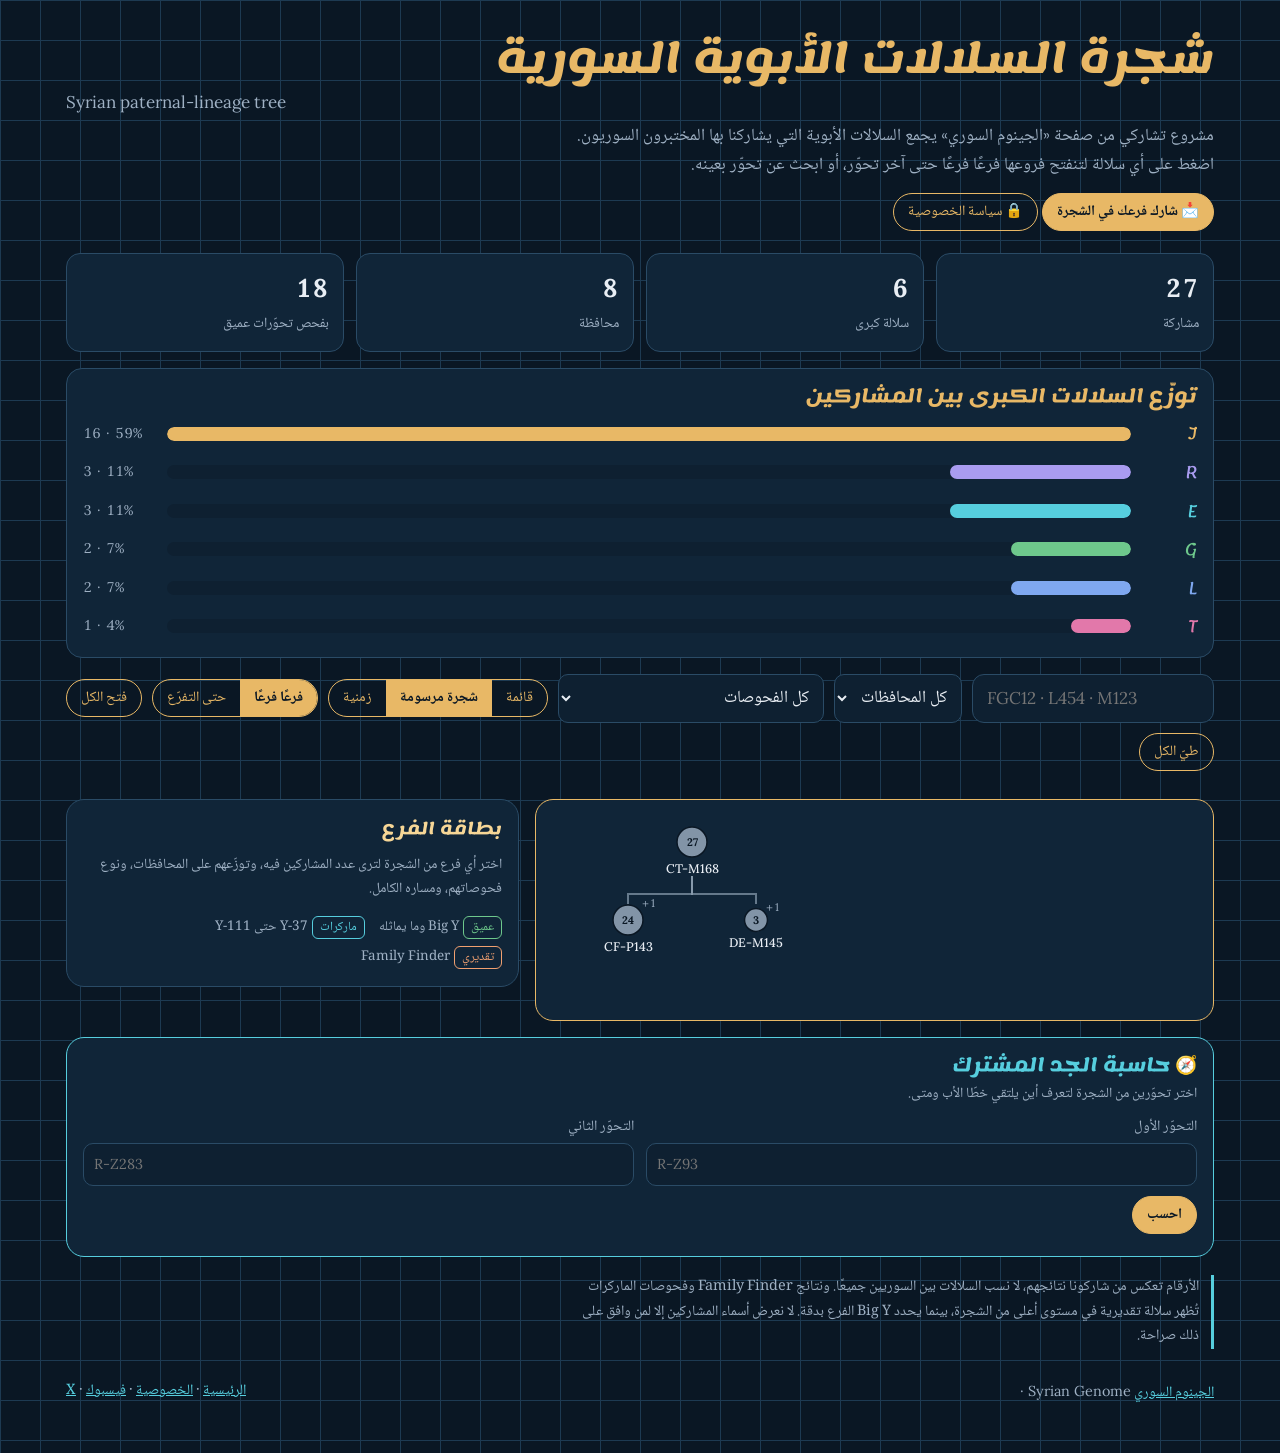
<file: tree (3).html>
<!doctype html>
<html lang="ar" dir="rtl">
<head>
<meta charset="utf-8">
<meta name="viewport" content="width=device-width,initial-scale=1,viewport-fit=cover">
<title>شجرة السلالات الأبوية السورية | الجينوم السوري</title>
<meta name="description" content="شجرة تفاعلية تجمع السلالات الأبوية (Y-DNA) التي يشاركها المختبرون السوريون: ابحث عن أي تحوّر، وتصفّح الفروع حسب المحافظة ونوع الفحص.">
<link rel="canonical" href="https://syriangenome.com/tree.html">
<meta property="og:type" content="website">
<meta property="og:site_name" content="الجينوم السوري">
<meta property="og:title" content="شجرة السلالات الأبوية السورية | الجينوم السوري">
<meta property="og:description" content="شجرة تفاعلية تجمع السلالات الأبوية (Y-DNA) التي يشاركها المختبرون السوريون: ابحث عن أي تحوّر، وتصفّح الفروع حسب المحافظة ونوع الفحص.">
<meta property="og:url" content="https://syriangenome.com/tree.html">
<meta property="og:image" content="https://syriangenome.com/og.png">
<meta property="og:locale" content="ar_AR">
<meta name="twitter:card" content="summary_large_image">
<meta name="twitter:site" content="@SyrianGenome">
<style>html,body{margin:0}img{max-width:100%}[hidden]{display:none!important}</style>

<link rel="stylesheet" href="fonts.css">
<style id="st">
/* Layout: dark lab-notebook page; tree on one side, branch "specimen card" on the other; each major haplogroup keeps one colour everywhere */
:root{
  --bg:#0a1724; --bg2:#0e2031; --panel:#102538; --line:#1d3a52; --line2:#2a4b66;
  --fg:#e9eef4; --muted:#9fb1c4; --gold:#e8b866; --gold2:#f6d696; --teal:#56cede; --rose:#e278aa; --green:#6ec88c; --violet:#a99cf0; --amber:#f0a070; --sky:#7fa8f0;
  --display:"Lemonada","Noto Naskh Arabic",serif;
  --body:"Noto Naskh Arabic","Amiri","Times New Roman",serif;
  --latin:"Lora",Georgia,serif;
  color-scheme:dark;
}
*{box-sizing:border-box}
body{background:var(--bg);color:var(--fg);font-family:var(--body);font-size:17px;line-height:1.7;margin:0;
  background-image:linear-gradient(var(--line) 1px,transparent 1px),linear-gradient(90deg,var(--line) 1px,transparent 1px);background-size:40px 40px}
.wrap{max-width:1180px;margin:0 auto;padding-left:max(16px,env(safe-area-inset-left,0px));padding-right:max(16px,env(safe-area-inset-right,0px));padding-block:28px 48px}
h1,h2,h3{font-family:var(--display);line-height:1.5;margin:0;text-wrap:balance}
h1{color:var(--gold);font-size:clamp(1.6rem,4.6vw,2.5rem)}
h2{color:var(--gold);font-size:1.12rem}
h3{color:var(--gold2);font-size:1rem}
.en{font-family:var(--latin);direction:ltr;unicode-bidi:isolate;color:var(--muted)}
.lead{color:var(--muted);max-width:64ch;margin:6px 0 0}
button{font:inherit;cursor:pointer}
:focus-visible{outline:2px solid var(--gold);outline-offset:2px}
.stats{display:grid;grid-template-columns:repeat(4,minmax(0,1fr));gap:12px;margin:22px 0 16px}
.stat{background:var(--panel);border:1px solid var(--line2);border-radius:14px;padding:12px 14px}
.stat b{display:block;font-family:var(--latin);font-size:1.6rem;font-variant-numeric:tabular-nums}
.stat span{color:var(--muted);font-size:.88rem}
.dist{background:var(--panel);border:1px solid var(--line2);border-radius:16px;padding:14px 16px;margin-bottom:16px}
.dist h2{margin-bottom:8px}
.bars{display:flex;flex-direction:column;gap:6px}
.bar{display:grid;grid-template-columns:56px 1fr 74px;align-items:center;gap:10px;background:none;border:0;color:inherit;padding:2px 0;text-align:start}
.bar .l{font-family:var(--display);font-size:1.05rem}
.bar .t{height:14px;border-radius:7px;background:var(--bg2);overflow:hidden}
.bar .t i{display:block;height:100%;border-radius:7px}
.bar .v{font-family:var(--latin);font-variant-numeric:tabular-nums;color:var(--muted);font-size:.88rem;direction:ltr;text-align:left}
.bar:hover .l{text-decoration:underline}
.controls{display:flex;flex-wrap:wrap;gap:10px;align-items:center;margin-bottom:8px}
.controls input[type=search]{flex:1 1 220px;min-width:0;font:inherit;font-family:var(--latin);direction:ltr;text-align:left;background:var(--bg2);color:var(--fg);border:1.5px solid var(--line2);border-radius:12px;padding:9px 14px}
select,textarea,input[type=text]{font:inherit;background:var(--bg2);color:var(--fg);border:1.5px solid var(--line2);border-radius:10px;padding:8px 10px;min-width:0}
.seg{display:inline-flex;border:1.5px solid var(--gold);border-radius:999px;overflow:hidden}
.seg button{background:none;border:0;color:var(--gold);padding:6px 14px;font-size:.9rem}
.seg button[aria-pressed="true"]{background:var(--gold);color:var(--bg);font-weight:700}
.btn{background:transparent;color:var(--gold);border:1.5px solid var(--gold);border-radius:999px;padding:6px 14px;font-size:.9rem}
.btn.solid{background:var(--gold);color:var(--bg);font-weight:700}
.btn:disabled{opacity:.5;cursor:default}
.hint{color:var(--muted);font-size:.88rem;min-height:1.4em}
.main{display:grid;grid-template-columns:minmax(0,1.5fr) minmax(0,1fr);gap:16px;align-items:start}
@media (max-width:880px){.main{grid-template-columns:1fr}}
.tree{background:var(--panel);border:1.5px solid var(--gold);border-radius:18px;padding:12px 8px;overflow-x:auto;min-height:220px}
.tree ul{list-style:none;margin:0;padding:0}
.tree>ul{width:max-content;min-width:100%}
.tree ul ul{padding-inline-start:20px;border-inline-start:1px dashed var(--line2);margin-inline-start:12px}
.node{display:flex;flex-wrap:wrap;align-items:center;gap:4px 8px;padding:5px 6px;border-radius:10px;cursor:pointer}
.node:hover{background:var(--bg2)}
.node.sel{background:color-mix(in srgb,var(--c,var(--gold)) 16%,transparent);box-shadow:inset 0 0 0 1.5px var(--c,var(--gold))}
.node.hit .name{background:color-mix(in srgb,var(--gold) 35%,transparent);border-radius:6px;padding:0 4px}
.tog{width:24px;height:24px;flex:none;border-radius:50%;border:1.5px solid var(--line2);background:var(--bg2);color:var(--muted);display:grid;place-items:center;font-family:var(--latin);font-size:.85rem;line-height:1;padding:0}
.tog.leaf{visibility:hidden}
.name{font-family:var(--latin);direction:ltr;unicode-bidi:isolate;font-weight:600;color:var(--c,var(--gold2))}
.name.top{font-family:var(--display);font-size:1.25rem}
.skip{font-family:var(--latin);direction:ltr;unicode-bidi:isolate;color:var(--muted);font-size:.8rem}
.count{font-family:var(--latin);font-variant-numeric:tabular-nums;background:color-mix(in srgb,var(--teal) 18%,transparent);color:var(--teal);border-radius:999px;padding:0 9px;font-size:.84rem}
.age{color:var(--green);font-size:.84rem}
.dot{width:8px;height:8px;border-radius:50%;display:inline-block}
.svgwrap{overflow:auto;max-height:720px;direction:ltr}
.svgwrap svg{display:block;direction:ltr}
.svgwrap text{font-family:var(--latin)}
.svgwrap .ar{font-family:var(--body)}
.calc{margin-top:16px;background:var(--panel);border:1.5px solid var(--teal);border-radius:18px;padding:14px 16px}
.calc h2{color:var(--teal);margin-bottom:4px}
.calc .grid input{font-family:var(--latin);direction:ltr;text-align:left}
.calc .res{margin-top:10px;background:var(--bg2);border-radius:12px;padding:10px 12px;line-height:1.9}
.calc .res b{color:var(--gold2)}
.calc .res .en{color:var(--gold2);font-weight:600;white-space:nowrap}
.tlnote{color:var(--muted);font-size:.84rem;margin:6px 4px 0}
.card{background:var(--panel);border:1.5px solid var(--c,var(--line2));border-radius:18px;padding:16px;position:sticky;top:12px}
.card .crumbs{display:flex;flex-wrap:wrap;gap:4px;direction:ltr;margin:8px 0 12px}
.card .crumbs button{font-family:var(--latin);font-size:.78rem;background:var(--bg2);border:1px solid var(--line2);color:var(--muted);border-radius:999px;padding:0 8px}
.card .big{display:flex;gap:16px;flex-wrap:wrap;margin:6px 0 12px}
.card .big div b{display:block;font-family:var(--latin);font-size:1.5rem;font-variant-numeric:tabular-nums}
.card .big div span{color:var(--muted);font-size:.85rem}
.mini{display:flex;flex-direction:column;gap:5px;margin:6px 0 14px}
.mini .r{display:grid;grid-template-columns:92px 1fr 30px;gap:8px;align-items:center;font-size:.86rem}
.mini .r .t{height:9px;border-radius:5px;background:var(--bg2);overflow:hidden}
.mini .r .t i{display:block;height:100%;background:var(--teal);border-radius:5px}
.mini .r b{font-family:var(--latin);font-weight:500;color:var(--muted);text-align:left}
.tag{display:inline-block;font-size:.78rem;border-radius:6px;padding:0 7px;margin-inline-end:4px;border:1px solid}
.tag.deep{color:var(--green);border-color:var(--green)}
.tag.str{color:var(--teal);border-color:var(--teal)}
.tag.top{color:var(--violet);border-color:var(--violet)}
.tag.panel{color:var(--gold2);border-color:var(--gold2)}
.tag.ff{color:var(--amber);border-color:var(--amber)}
.tag.other{color:var(--muted);border-color:var(--muted)}
.names{color:var(--rose);font-size:.9rem}
.people{display:flex;flex-wrap:wrap;gap:5px 6px;padding:0 38px 6px 6px;min-width:max-content}
.person{font-size:.84rem;line-height:1.6;background:color-mix(in srgb,var(--c,var(--gold)) 13%,transparent);border:1px solid color-mix(in srgb,var(--c,var(--gold)) 45%,transparent);border-radius:999px;padding:1px 10px;color:var(--fg);white-space:nowrap}
.person b{color:var(--c,var(--gold2));font-weight:700}
.person.anon{color:var(--muted);background:transparent;border-style:dashed}
.empty{text-align:center;padding:36px 16px;color:var(--muted)}
.empty b{display:block;color:var(--gold2);font-size:1.1rem;margin-bottom:6px}
.legend{display:flex;flex-wrap:wrap;gap:6px 14px;font-size:.84rem;color:var(--muted);margin-top:10px}
.note{margin-top:18px;color:var(--muted);font-size:.9rem;border-inline-start:3px solid var(--teal);padding-inline-start:12px;max-width:80ch}
.admin{margin-top:28px;background:var(--bg2);border:1.5px dashed var(--gold);border-radius:18px;padding:18px}
.admin h2{margin-bottom:6px}
.grid{display:grid;grid-template-columns:repeat(2,minmax(0,1fr));gap:12px}
@media (max-width:640px){.grid{grid-template-columns:1fr}.stats{grid-template-columns:repeat(2,minmax(0,1fr))}.stat b{font-size:1.3rem}}
label{display:flex;flex-direction:column;gap:4px;font-size:.9rem;color:var(--muted)}
textarea{font-family:var(--latin);direction:ltr;min-height:84px}
.check{flex-direction:row;align-items:center;gap:8px}
.rows{margin-top:14px;display:flex;flex-direction:column;gap:6px;max-height:340px;overflow:auto}
.row{display:grid;grid-template-columns:minmax(0,1fr) auto;gap:6px 10px;align-items:center;background:var(--panel);border-radius:10px;padding:8px 10px;font-size:.86rem}
.row .p{font-family:var(--latin);direction:ltr;unicode-bidi:isolate;overflow-wrap:anywhere;min-width:0}
.row .acts{display:flex;gap:6px}
.mini-btn{background:none;border:1px solid var(--muted);color:var(--muted);border-radius:8px;padding:1px 9px;font-size:.8rem}
.mini-btn.del{border-color:var(--rose);color:var(--rose)}
.pending{color:var(--gold2);font-size:.9rem}
footer{margin-top:30px;display:flex;flex-wrap:wrap;gap:10px;justify-content:space-between;color:var(--muted);font-size:.9rem}
footer a{color:var(--teal)}
</style>
<script type="application/ld+json">{"@context":"https://schema.org","@type":"WebSite","name":"الجينوم السوري","alternateName":["Syrian Genome","SyrianGenome"],"url":"https://syriangenome.com/"}</script></head>
<body>
<div id="app" dir="rtl" lang="ar"></div>
<script type="application/json" id="data">{"entries":[{"id":"mwkcabtn90ws","path":["J-M172","J-M410","J-CTS7683","J-L26","J-PF5088","J-PF5160","J-L24","J-Z393","J-L25","J-Z7700","J-Z32167","J-Z44894","J-Z38363","J-Y26741","J-Z38370"],"region":"دمشق","test":"Family Finder","added":"2026-11-17","updated":"2026-11-18","name":"عائلة القففي، وعائلة عز الدين قففي"},{"id":"g57515alp1","path":["G-M201","G-L89","G-L156","G-P15","G-L1259","G-L30","G-CTS574","G-M406","G-PF3299","G-FGC5089","G-M3302","G-FT56871","G-FT56736","G-FT57515"],"region":"حلب","test":"Big Y","name":"الويسات – فخذ الحليسات","added":"2026-11-17"},{"id":"rfta44686hs","path":["R-M207","R-M173","R-M420","R-M459","R-CTS7500","R-CTS5437","R-M515","R-M198","R-M417","R-PF6162","R-Z283","R-Z282","R-Y17491","R-YP4858","R-SK2014","R-FGC64133"],"region":"الحسكة","test":"YSEQ","added":"2026-11-17","updated":"2026-11-22","name":"سميار كمال الدين أوسو – آل حيندو، عشيرة الأومرية"},{"id":"emf65337dm","path":["E-M96","E-CTS9083","E-P147","E-P177","E-P2","E-M215","E-M35","E-V68","E-M78","E-PF2179","E-Z1902","E-V12","E-CTS9007","E-CTS693","E-CTS4004","E-FGC7703","E-CTS3346","E-Z5007","E-CTS6667","E-FT264693","E-MF65337"],"region":"إدلب","test":"Big Y","added":"2026-11-17","updated":"2026-11-18"},{"id":"rft187352id","path":["R-M207","R-M173","R-M420","R-M459","R-CTS7500","R-CTS5437","R-M515","R-M198","R-M417","R-PF6162","R-Z93","R-Z94","R-FT197453","R-Y40","R-YP294","R-FT185047","R-FT187352"],"region":"إدلب","test":"Big Y","added":"2026-11-18"},{"id":"jby69676hs","path":["J-M172","J-M102","J-Z2411","J-Z529","J-M205","J-PF7321","J-FGC88568","J-FT57936","J-FT58039","J-FT57872","J-Y134209","J-BY69676"],"region":"الحسكة","test":"Big Y","name":"سليمان السليمان – قبيلة المحلمية الشيبانية","added":"2026-11-18"},{"id":"jfta83954dz","path":["J-M267","J-CTS12238","J-Z2217","J-L620","J-PF4832","J-L136","J-Z1874","J-P58","J-CTS9721","J-PF4678","J-Z1865","J-Z1853","J-L862","J-PF4843","J-YSC0000235","J-PF4638","J-Z27715","J-YSC0000234","J-L858","J-FGC11","J-FGC7638","J-FGC1722","J-FGC1720","J-FGC1723","J-FGC1695","J-FGC4415","J-FGC4422","J-BY527","J-ZS5240","J-ZS5230","J-BY140263","J-FT293439","J-FTA47558","J-FTA47568","J-FTA83954"],"region":"دير الزور","test":"Big Y","name":"أحمد بن محمود النعمان الكبيسي","added":"2026-11-18"},{"id":"lm76alp","path":["L-M20","L-M22","L-M2357","L-M76"],"region":"حلب","test":"أخرى","added":"2026-11-20","name":"البوشيخ من البوشعبان","updated":"2026-11-22"},{"id":"tz19945dm","path":["T-M184","T-L490","T-M70","T-Z19859","T-L131","T-Z19935","T-L446","T-Y6055","T-CTS933","T-CTS10803","T-FT127659","T-Z19890","T-Z19939","T-CTS11984","T-CTS8489","T-PH3117","T-CTS8862","T-Z19945"],"region":"دمشق","test":"YSEQ","added":"2026-11-21","updated":"2026-11-21","name":"عائلة اللحام"},{"id":"lm20rq","path":["L-M20"],"region":"الرقة","test":"YSEQ (رأس السلالة)","name":"شبلي الناصر الحسن / البوجابر","added":"2026-11-21"},{"id":"jfgc1721dm","path":["J-M267","J-CTS12238","J-Z2217","J-L620","J-PF4832","J-L136","J-Z1874","J-P58","J-CTS9721","J-PF4678","J-Z1865","J-Z1853","J-L862","J-PF4843","J-YSC0000235","J-PF4638","J-Z27715","J-YSC0000234","J-L858","J-FGC11","J-FGC7638","J-FGC1722","J-FGC1720","J-FGC1723","J-FGC1695","J-FGC1707","J-FGC1705","J-FGC1721"],"region":"دمشق","test":"YSEQ","name":"عائلة أبو سمرة","added":"2026-11-23"},{"id":"rpf7562hs","path":["R-M207","R-M173","R-M343","R-L754","R-L761","R-L389","R-P297","R-M269","R-PF7562"],"region":"الحسكة","test":"أخرى","added":"2026-11-23"},{"id":"em78alp","path":["E-M96","E-CTS9083","E-P147","E-P177","E-P2","E-M215","E-M35","E-V68","E-M78"],"region":"حلب","test":"أخرى","name":"أحمد زكريا بوادقجي","added":"2026-11-23"},{"id":"gl14hm","path":["G-M201","G-L89","G-L156","G-P15","G-L1259","G-L30","G-CTS574","G-M406","G-PF3299","G-FGC5089","G-FGC5081","G-Y2724","G-FGC5124","G-L14"],"region":"حماة","test":"أخرى","name":"عائلة قطان","added":"2026-11-25"},{"id":"jfgc4453alp","path":["J-M267","J-CTS12238","J-Z2217","J-L620","J-PF4832","J-L136","J-Z1874","J-P58","J-CTS9721","J-PF4678","J-Z1865","J-Z1853","J-L862","J-PF4843","J-YSC0000235","J-PF4638","J-Z27715","J-YSC0000234","J-L858","J-FGC11","J-FGC7638","J-FGC1722","J-FGC1720","J-FGC1723","J-FGC1695","J-FGC1707","J-FGC1705","J-FGC1721","J-FGC4453"],"region":"حلب","test":"Big Y","name":"معتز غش","added":"2026-11-26"},{"id":"ez5013hm","path":["E-M96","E-CTS9083","E-P147","E-P177","E-P2","E-M215","E-M35","E-Z827","E-L19","E-M81","E-FGC22807","E-CTS4236","E-Z1200","E-PF2548","E-Y8827","E-PF2477","E-CTS6185","E-PF2546","E-Z5009","E-Z5013"],"region":"حماة","test":"Big Y","added":"2026-11-26"},{"id":"jm205id","path":["J-M172","J-M102","J-Z2411","J-Z529","J-M205"],"region":"إدلب","test":"أخرى","name":"عائلة أصفري","added":"2026-11-26"},{"id":"jfgc4708alp","path":["J-M267","J-CTS12238","J-Z2217","J-L620","J-PF4832","J-L136","J-Z1874","J-P58","J-CTS9721","J-PF4678","J-Z1865","J-Z1853","J-L862","J-PF4843","J-YSC0000235","J-PF4638","J-Z27715","J-YSC0000234","J-L858","J-FGC11","J-FGC7638","J-FGC1722","J-FGC1720","J-FGC1723","J-FGC1695","J-FGC4415","J-FGC4422","J-FGC4421","J-FGC4416","J-FGC4402","J-FGC4417","J-FGC4720","J-FGC4411","J-FGC4423","J-FGC4708"],"region":"حلب","test":"أخرى","name":"عشيرة البونصير – بني حيي، عيال المعن، قبيلة طيء","added":"2026-11-27"},{"id":"jfgc4708rq","path":["J-M267","J-CTS12238","J-Z2217","J-L620","J-PF4832","J-L136","J-Z1874","J-P58","J-CTS9721","J-PF4678","J-Z1865","J-Z1853","J-L862","J-PF4843","J-YSC0000235","J-PF4638","J-Z27715","J-YSC0000234","J-L858","J-FGC11","J-FGC7638","J-FGC1722","J-FGC1720","J-FGC1723","J-FGC1695","J-FGC4415","J-FGC4422","J-FGC4421","J-FGC4416","J-FGC4402","J-FGC4417","J-FGC4720","J-FGC4411","J-FGC4423","J-FGC4708"],"region":"الرقة","test":"YSEQ","added":"2026-11-27","name":"فخذ البوغانم – بني حيي، قبيلة طيء"},{"id":"jfgc4708rq2","path":["J-M267","J-CTS12238","J-Z2217","J-L620","J-PF4832","J-L136","J-Z1874","J-P58","J-CTS9721","J-PF4678","J-Z1865","J-Z1853","J-L862","J-PF4843","J-YSC0000235","J-PF4638","J-Z27715","J-YSC0000234","J-L858","J-FGC11","J-FGC7638","J-FGC1722","J-FGC1720","J-FGC1723","J-FGC1695","J-FGC4415","J-FGC4422","J-FGC4421","J-FGC4416","J-FGC4402","J-FGC4417","J-FGC4720","J-FGC4411","J-FGC4423","J-FGC4708"],"region":"الرقة","test":"YSEQ","name":"البوجدّاع – بني حيي، قبيلة طيء","added":"2026-11-27"},{"id":"jfgc4708al2","path":["J-M267","J-CTS12238","J-Z2217","J-L620","J-PF4832","J-L136","J-Z1874","J-P58","J-CTS9721","J-PF4678","J-Z1865","J-Z1853","J-L862","J-PF4843","J-YSC0000235","J-PF4638","J-Z27715","J-YSC0000234","J-L858","J-FGC11","J-FGC7638","J-FGC1722","J-FGC1720","J-FGC1723","J-FGC1695","J-FGC4415","J-FGC4422","J-FGC4421","J-FGC4416","J-FGC4402","J-FGC4417","J-FGC4720","J-FGC4411","J-FGC4423","J-FGC4708"],"region":"حلب","test":"YSEQ","name":"فخذ الزبابطة – عشيرة البونصير، بني حيي، قبيلة طيء","added":"2026-11-27"},{"id":"jfgc4708al3","path":["J-M267","J-CTS12238","J-Z2217","J-L620","J-PF4832","J-L136","J-Z1874","J-P58","J-CTS9721","J-PF4678","J-Z1865","J-Z1853","J-L862","J-PF4843","J-YSC0000235","J-PF4638","J-Z27715","J-YSC0000234","J-L858","J-FGC11","J-FGC7638","J-FGC1722","J-FGC1720","J-FGC1723","J-FGC1695","J-FGC4415","J-FGC4422","J-FGC4421","J-FGC4416","J-FGC4402","J-FGC4417","J-FGC4720","J-FGC4411","J-FGC4423","J-FGC4708"],"region":"حلب","test":"YSEQ","name":"السرداح – عشيرة البونصير، بني حيي، قبيلة طيء","added":"2026-11-27"},{"id":"jfgc4708al4","path":["J-M267","J-CTS12238","J-Z2217","J-L620","J-PF4832","J-L136","J-Z1874","J-P58","J-CTS9721","J-PF4678","J-Z1865","J-Z1853","J-L862","J-PF4843","J-YSC0000235","J-PF4638","J-Z27715","J-YSC0000234","J-L858","J-FGC11","J-FGC7638","J-FGC1722","J-FGC1720","J-FGC1723","J-FGC1695","J-FGC4415","J-FGC4422","J-FGC4421","J-FGC4416","J-FGC4402","J-FGC4417","J-FGC4720","J-FGC4411","J-FGC4423","J-FGC4708"],"region":"حلب","test":"YSEQ","name":"آل إبراهيم الخليل العلي – البونصير، بني حيي، قبيلة طيء","added":"2026-11-27"},{"id":"jfgc4708al5","path":["J-M267","J-CTS12238","J-Z2217","J-L620","J-PF4832","J-L136","J-Z1874","J-P58","J-CTS9721","J-PF4678","J-Z1865","J-Z1853","J-L862","J-PF4843","J-YSC0000235","J-PF4638","J-Z27715","J-YSC0000234","J-L858","J-FGC11","J-FGC7638","J-FGC1722","J-FGC1720","J-FGC1723","J-FGC1695","J-FGC4415","J-FGC4422","J-FGC4421","J-FGC4416","J-FGC4402","J-FGC4417","J-FGC4720","J-FGC4411","J-FGC4423","J-FGC4708"],"region":"حلب","test":"YSEQ","name":"آل إبراهيم الحسين الشيخ – عشيرة البونصير، بني حيي، قبيلة طيء","added":"2026-11-27"},{"id":"jft101155alp","path":["J-M267","J-CTS12238","J-Z2217","J-L620","J-PF4832","J-L136","J-Z1874","J-P58","J-CTS9721","J-PF4678","J-Z1865","J-Z1853","J-L862","J-PF4843","J-YSC0000235","J-PF4638","J-Z27715","J-YSC0000234","J-L858","J-FGC11","J-FGC7638","J-FGC1722","J-FGC1720","J-FGC1723","J-FGC1695","J-FGC4415","J-FGC4422","J-FGC4421","J-FGC4416","J-FGC4402","J-FGC4417","J-FGC4720","J-FGC4411","J-FGC4423","J-FGC4708","J-ZS5341","J-FT178147","J-FGC82886","J-FGC74016","J-FT101155"],"region":"حلب","test":"YSEQ","name":"سعد الله شامان الخيال العاشق المللي – مشيخة اللهيب","added":"2026-11-27"},{"id":"jm6661dm","path":["J-M267","J-CTS12238","J-Z2217","J-L620","J-PF4832","J-L136","J-Z1874","J-P58","J-CTS9721","J-PF4678","J-Z1865","J-Z1853","J-L862","J-PF4843","J-YSC0000235","J-PF4638","J-Z27715","J-YSC0000234","J-L858","J-FGC11","J-FGC7638","J-FGC1722","J-FGC1720","J-FGC1723","J-FGC1695","J-FGC4415","J-FGC4422","J-FGC4421","J-FGC4416","J-FGC4402","J-FGC4417","J-FGC4720","J-FGC4411","J-FGC4423","J-FGC4708","J-M6661"],"region":"دمشق","test":"YSEQ","name":"أبو شحاذة نزال الفضلي – عشيرة الفضايلة، بني لام، قبيلة طيء","added":"2026-11-27"},{"id":"jmf217392lt","path":["J-M267","J-CTS12238","J-Z2217","J-L620","J-PF4832","J-L136","J-Z1874","J-P58","J-CTS9721","J-PF4678","J-Z1865","J-Z1853","J-L862","J-PF4843","J-YSC0000235","J-PF4638","J-Z27715","J-YSC0000234","J-L858","J-YSC0000076","J-FTB633","J-MF217392"],"region":"اللاذقية","test":"أخرى","name":"عائلة بلّه","added":"2026-11-28"}],"ages":{"G-M201":"نحو 26,000 ق.م · FTDNA","G-L89":"نحو 24,000 ق.م · FTDNA","G-L156":"نحو 20,000 ق.م · FTDNA","G-P15":"نحو 16,000 ق.م · FTDNA","G-L1259":"نحو 16,000 ق.م · FTDNA","G-L30":"نحو 14,000 ق.م · FTDNA","G-CTS574":"نحو 13,000 ق.م · FTDNA","G-M406":"نحو 9,950 ق.م · FTDNA","G-PF3299":"نحو 7,150 ق.م · FTDNA","G-FGC5089":"نحو 6,200 ق.م · FTDNA","G-M3302":"نحو 5,450 ق.م · FTDNA","G-FT56871":"نحو 5,400 ق.م · FTDNA","G-FT56736":"نحو 2,700 ق.م · FTDNA","G-FT57515":"نحو 1,250 ق.م · FTDNA","GHIJK-F1329":"نحو 46,000 ق.م · FTDNA","F-M89":"نحو 46,000 ق.م · FTDNA","CF-P143":"نحو 63,000 ق.م · FTDNA","CT-M168":"نحو 63,000 ق.م · FTDNA","BT-M42":"نحو 86,000 ق.م · FTDNA","A-V221":"نحو 121,000 ق.م · FTDNA","A-V168":"نحو 126,000 ق.م · FTDNA","A-L1098":"نحو 152,000 ق.م · FTDNA","A-PR2921":"نحو 232,000 ق.م · FTDNA","A000-T":"نحو 368,000 ق.م · FTDNA","A0000":"نحو 705,000 ق.م · FTDNA","R-M207":"نحو 25,000 ق.م · FTDNA","R-M173":"نحو 19,000 ق.م · FTDNA","R-M420":"نحو 15,000 ق.م · FTDNA","R-M459":"نحو 12,000 ق.م · FTDNA","R-CTS7500":"نحو 11,000 ق.م · FTDNA","R-CTS5437":"نحو 11,000 ق.م · FTDNA","R-M515":"نحو 9,850 ق.م · FTDNA","R-M198":"نحو 6,500 ق.م · FTDNA","R-M417":"نحو 3,250 ق.م · FTDNA","R-PF6162":"نحو 2,950 ق.م · FTDNA","R-Z283":"نحو 2,800 ق.م · FTDNA","R-Z282":"نحو 2,750 ق.م · FTDNA","R-Y17491":"نحو 2,650 ق.م · FTDNA","R-YP4858":"نحو 1,850 ق.م · FTDNA","R-SK2014":"نحو 1,400 ق.م · FTDNA","R-FGC64133":"نحو 1,200 ق.م · FTDNA","P-P226":"نحو 29,000 ق.م · FTDNA","P-P284":"نحو 33,000 ق.م · FTDNA","P-M45":"نحو 34,000 ق.م · FTDNA","P-P295":"نحو 42,000 ق.م · FTDNA","P-PF5850":"نحو 42,000 ق.م · FTDNA","K-YSC0000186":"نحو 42,000 ق.م · FTDNA","K-M526":"نحو 43,000 ق.م · FTDNA","K-M9":"نحو 43,000 ق.م · FTDNA","IJK-L15":"نحو 44,000 ق.م · FTDNA","HIJK-PF3494":"نحو 45,000 ق.م · FTDNA","E-M96":"نحو 49,000 ق.م · FTDNA","E-CTS9083":"نحو 49,000 ق.م · FTDNA","E-P147":"نحو 48,000 ق.م · FTDNA","E-P177":"نحو 47,000 ق.م · FTDNA","E-P2":"نحو 40,000 ق.م · FTDNA","E-M215":"نحو 33,000 ق.م · FTDNA","E-M35":"نحو 23,000 ق.م · FTDNA","E-V68":"نحو 19,000 ق.م · FTDNA","E-M78":"نحو 12,000 ق.م · FTDNA","E-PF2179":"نحو 11,000 ق.م · FTDNA","E-Z1902":"نحو 11,000 ق.م · FTDNA","E-V12":"نحو 8,300 ق.م · FTDNA","E-CTS9007":"نحو 7,750 ق.م · FTDNA","E-CTS693":"نحو 7,150 ق.م · FTDNA","E-CTS4004":"نحو 6,950 ق.م · FTDNA","E-FGC7703":"نحو 6,850 ق.م · FTDNA","E-CTS3346":"نحو 4,650 ق.م · FTDNA","E-Z5007":"نحو 4,650 ق.م · FTDNA","E-CTS6667":"نحو 2,500 ق.م · FTDNA","E-FT264693":"نحو 2,200 ق.م · FTDNA","E-MF65337":"نحو 2,050 ق.م · FTDNA","DE-M145":"نحو 60,000 ق.م · FTDNA","R-FT187352":"نحو 950 م · FTDNA","R-FT185047":"نحو 950 ق.م · FTDNA","R-YP294":"نحو 1,950 ق.م · FTDNA","R-Y40":"نحو 2,500 ق.م · FTDNA","R-FT197453":"نحو 2,500 ق.م · FTDNA","R-Z94":"نحو 2,550 ق.م · FTDNA","R-Z93":"نحو 2,650 ق.م · FTDNA","J-BY69676":"نحو 850 م · FTDNA","J-Y134209":"نحو 550 ق.م · FTDNA","J-FT57872":"نحو 1,000 ق.م · FTDNA","J-FT58039":"نحو 1,400 ق.م · FTDNA","J-FT57936":"نحو 2,500 ق.م · FTDNA","J-FGC88568":"نحو 3,700 ق.م · FTDNA","J-PF7321":"نحو 3,700 ق.م · FTDNA","J-M205":"نحو 3,900 ق.م · FTDNA","J-Z529":"نحو 13,000 ق.م · FTDNA","J-Z2411":"نحو 13,000 ق.م · FTDNA","J-M102":"نحو 14,000 ق.م · FTDNA","J-M172":"نحو 25,000 ق.م · FTDNA","J-M304":"نحو 27,000 ق.م · FTDNA","IJ-P124":"نحو 38,000 ق.م · FTDNA","J-M267":"نحو 17,000 ق.م · FTDNA","J-CTS12238":"نحو 16,000 ق.م · FTDNA","J-Z2217":"نحو 16,000 ق.م · FTDNA","J-L620":"نحو 13,000 ق.م · FTDNA","J-PF4832":"نحو 12,000 ق.م · FTDNA","J-L136":"نحو 10,000 ق.م · FTDNA","J-Z1874":"نحو 9,250 ق.م · FTDNA","J-P58":"نحو 7,750 ق.م · FTDNA","J-CTS9721":"نحو 7,600 ق.م · FTDNA","J-PF4678":"نحو 6,650 ق.م · FTDNA","J-Z1865":"نحو 5,900 ق.م · FTDNA","J-Z1853":"نحو 4,900 ق.م · FTDNA","J-L862":"نحو 4,100 ق.م · FTDNA","J-PF4843":"نحو 4,000 ق.م · FTDNA","J-YSC0000235":"نحو 3,800 ق.م · FTDNA","J-PF4638":"نحو 3,750 ق.م · FTDNA","J-Z27715":"نحو 3,650 ق.م · FTDNA","J-YSC0000234":"نحو 3,350 ق.م · FTDNA","J-L858":"نحو 2,850 ق.م · FTDNA","J-FGC11":"نحو 2,750 ق.م · FTDNA","J-FGC7638":"نحو 2,650 ق.م · FTDNA","J-FGC1722":"نحو 1,900 ق.م · FTDNA","J-FGC1720":"نحو 1,650 ق.م · FTDNA","J-FGC1723":"نحو 1,250 ق.م · FTDNA","J-FGC1695":"نحو 1,200 ق.م · FTDNA","J-FGC4415":"نحو 1,100 ق.م · FTDNA","J-FGC4422":"نحو 1,050 ق.م · FTDNA","J-BY527":"نحو 900 ق.م · FTDNA","J-ZS5240":"نحو 800 ق.م · FTDNA","J-ZS5230":"نحو 150 ق.م · FTDNA","J-BY140263":"نحو 450 م · FTDNA","J-FT293439":"نحو 850 م · FTDNA","J-FTA47558":"نحو 1,150 م · FTDNA","J-FTA47568":"نحو 1,350 م · FTDNA","J-FTA83954":"نحو 1,550 م · FTDNA","L-M76":"نحو 13,000 ق.م · FTDNA","L-M2357":"نحو 15,000 ق.م · FTDNA","L-M22":"نحو 17,000 ق.م · FTDNA","L-M20":"نحو 22,000 ق.م · FTDNA","LT-L298":"نحو 40,000 ق.م · FTDNA","T-M184":"نحو 26,000 ق.م · FTDNA","T-L490":"نحو 18,000 ق.م · FTDNA","T-M70":"نحو 14,000 ق.م · FTDNA","T-Z19859":"نحو 14,000 ق.م · FTDNA","T-L131":"نحو 10,000 ق.م · FTDNA","T-Z19935":"نحو 10,000 ق.م · FTDNA","T-L446":"نحو 6,900 ق.م · FTDNA","T-Y6055":"نحو 6,700 ق.م · FTDNA","T-CTS933":"نحو 6,100 ق.م · FTDNA","T-CTS10803":"نحو 5,850 ق.م · FTDNA","T-FT127659":"نحو 5,750 ق.م · FTDNA","T-Z19890":"نحو 5,750 ق.م · FTDNA","T-Z19939":"نحو 5,700 ق.م · FTDNA","T-CTS11984":"نحو 2,450 ق.م · FTDNA","T-CTS8489":"نحو 1,950 ق.م · FTDNA","T-PH3117":"نحو 1,850 ق.م · FTDNA","T-CTS8862":"نحو 1,500 ق.م · FTDNA","T-Z19945":"نحو 1,400 ق.م · FTDNA","J-FGC1707":"نحو 650 ق.م · FTDNA","J-FGC1705":"نحو 300 ق.م · FTDNA","J-FGC1721":"نحو 200 ق.م · FTDNA","R-M343":"نحو 17,000 ق.م · FTDNA","R-L754":"نحو 17,000 ق.م · FTDNA","R-L761":"نحو 15,000 ق.م · FTDNA","R-L389":"نحو 15,000 ق.م · FTDNA","R-P297":"نحو 13,000 ق.م · FTDNA","R-M269":"نحو 4,450 ق.م · FTDNA","R-PF7562":"نحو 3,550 ق.م · FTDNA","G-FGC5081":"نحو 6,000 ق.م · FTDNA","G-Y2724":"نحو 5,750 ق.م · FTDNA","G-FGC5124":"نحو 4,600 ق.م · FTDNA","G-L14":"نحو 2,800 ق.م · FTDNA","J-FGC4453":"نحو 1 ق.م · FTDNA","E-Z827":"نحو 22,000 ق.م · FTDNA","E-L19":"نحو 12,000 ق.م · FTDNA","E-M81":"نحو 2,500 ق.م · FTDNA","E-FGC22807":"نحو 2,450 ق.م · FTDNA","E-CTS4236":"نحو 1,750 ق.م · FTDNA","E-Z1200":"نحو 950 ق.م · FTDNA","E-PF2548":"نحو 600 ق.م · FTDNA","E-Y8827":"نحو 600 ق.م · FTDNA","E-PF2477":"نحو 550 ق.م · FTDNA","E-CTS6185":"نحو 450 ق.م · FTDNA","E-PF2546":"نحو 350 ق.م · FTDNA","E-Z5009":"نحو 250 ق.م · FTDNA","E-Z5013":"نحو 100 ق.م · FTDNA","J-FGC4421":"نحو 1,050 ق.م · FTDNA","J-FGC4416":"نحو 600 ق.م · FTDNA","J-FGC4402":"نحو 300 ق.م · FTDNA","J-FGC4417":"نحو 200 ق.م · FTDNA","J-FGC4720":"نحو 50 ق.م · FTDNA","J-FGC4411":"نحو 250 م · FTDNA","J-FGC4423":"نحو 300 م · FTDNA","J-FGC4708":"نحو 350 م · FTDNA","J-ZS5341":"نحو 550 م · FTDNA","J-FT178147":"نحو 750 م · FTDNA","J-FGC82886":"نحو 750 م · FTDNA","J-FGC74016":"نحو 850 م · FTDNA","J-FT101155":"نحو 1,050 م · FTDNA","J-M6661":"نحو 550 م · FTDNA","J-YSC0000076":"نحو 2,500 ق.م · FTDNA","J-FTB633":"نحو 2,150 ق.م · FTDNA","J-MF217392":"نحو 2,050 ق.م · FTDNA"},"alias":{"J-BY69676":"J-Y134179","G-FT57515":"G-FT57914","J-Z38370":"J-Y146138"}}</script>
<script id="main">
(function(){
const GOVS=["دمشق","ريف دمشق","حلب","حمص","حماة","اللاذقية","طرطوس","إدلب","الرقة","دير الزور","الحسكة","درعا","السويداء","القنيطرة","غير محدد"];
const TESTS=["Big Y","YSEQ","YSEQ Panel","YSEQ (رأس السلالة)","SNP Pack","Y-111","Y-67","Y-37","Family Finder","أخرى"];
const DEPTH={"Big Y":"deep","YSEQ":"deep","YSEQ (رأس السلالة)":"top","YSEQ Panel":"panel","SNP Pack":"deep","Y-111":"str","Y-67":"str","Y-37":"str","Family Finder":"ff","فحص جسدي":"ff"};
const DEPTH_AR={deep:"فحص تحوّرات عميق",top:"تحوّر رأس السلالة فقط",panel:"فحص تحوّرات محددة (Panel)",str:"فحص ماركرات (سلالة متوقعة)",ff:"Family Finder (سلالة تقديرية)",other:"أخرى"};
const COLORS={J:"var(--gold)",E:"var(--teal)",T:"var(--rose)",G:"var(--green)",R:"var(--violet)",I:"var(--amber)",L:"var(--sky)"};
const colorOf=l=>COLORS[l]||"var(--muted)";
const depthOf=t=>DEPTH[t]||"other";
let DATA;
try{DATA=JSON.parse(document.getElementById('data').textContent)}catch(e){DATA={entries:[],ages:{}}}
DATA.entries=DATA.entries||[];DATA.ages=DATA.ages||{};
let draft=JSON.parse(JSON.stringify(DATA));
let dirty=false,isAdmin=false,art=null,editId=null;
const ui={q:"",gov:"",depth:"",view:"draw",sel:"",mode:"step",ca:"",cb:"",cr:null};
const open=new Set();
const app=document.getElementById('app');
const esc=s=>String(s).replace(/[&<>"']/g,c=>({"&":"&amp;","<":"&lt;",">":"&gt;",'"':"&quot;","'":"&#39;"}[c]));
const slug=s=>s.replace(/[^A-Za-z0-9-]/g,'-');

const BACK_PRE="AFKP";
function majorLetter(n){const i=n.indexOf('-');if(i<0)return '';const p=n.slice(0,i);return p.length===1&&!BACK_PRE.includes(p)?p:''}
const isBack=n=>!majorLetter(n);
const BASE=["A0000","A000-T","A-PR2921","A-L1098","A-V168","A-V221","BT-M42","CT-M168"];
const GHIJK=[...BASE,"CF-P143","F-M89","GHIJK-F1329"];
const K=[...GHIJK,"HIJK-PF3494","IJK-L15","K-M9"];
const IJ=[...GHIJK,"HIJK-PF3494","IJK-L15","IJ-P124"];
const LT=[...K,"LT-L298"];
const P=[...K,"K-M526","K-YSC0000186","P-PF5850","P-P295","P-M45","P-P284","P-P226"];
const BB={"R-M207":P,"G-M201":GHIJK,"J-M304":IJ,"I-M170":IJ,"J-M172":[...IJ,"J-M304"],"J-M267":[...IJ,"J-M304"],"T-M184":LT,"L-M20":LT,"E-M96":[...BASE,"DE-M145"]};
function full(p){if(!p||!p.length)return [];
  let i=0;while(i<p.length&&isBack(p[i]))i++;const core=p.slice(i);if(!core.length)return p;
  if(BB[core[0]])return [...BB[core[0]],...core];
  if(i>0){const last=p[i-1];for(const l of Object.values(BB)){const k=l.indexOf(last);if(k>=0)return [...l.slice(0,k+1),...core]}}
  return p}
function parsePath(txt){
  let pref=null;const out=[];
  for(let raw of txt.split(/\s*(?:>|→|›|»|←|,|،|\n|\|)\s*/)){
    let s=raw.replace(/\(.*?\)/g,'').replace(/[^A-Za-z0-9-]/g,'');if(!s)continue;
    if(/^A0+$/i.test(s)){out.push(s.toUpperCase());continue}
    const k=s.indexOf('-');
    if(k<0){if(/^[A-Za-z]+[0-9]+$/.test(s)&&pref)out.push(pref+'-'+s.toUpperCase());continue}
    let pre=s.slice(0,k);if(/^[A-Za-z][0-9][0-9A-Za-z]*$/.test(pre))pre=pre[0];
    pre=pre.toUpperCase();out.push(pre+'-'+s.slice(k+1).toUpperCase());if(!isBack(pre+'-x'))pref=pre;
  }
  if(out.length>1&&isBack(out[out.length-1])&&!isBack(out[0]))out.reverse();
  return out;
}
function filtered(){return DATA.entries.filter(e=>(!ui.gov||e.region===ui.gov)&&(!ui.depth||depthOf(e.test)===ui.depth))}
function build(entries){
  const root={name:'',kids:new Map(),total:0,direct:0,regions:{},tests:{},names:[],people:[]};
  for(const e of entries){
    const chain=full(e.path);if(!chain.length)continue;let n=root;
    for(const key of chain){
      if(!n.kids.has(key)){const L=majorLetter(key);n.kids.set(key,{name:key,letter:L,top:!!L&&majorLetter(n.name||'')!==L,kids:new Map(),total:0,direct:0,regions:{},tests:{},names:[],people:[],parent:n});}
      n=n.kids.get(key);n.total++;
      n.regions[e.region]=(n.regions[e.region]||0)+1;
      const d=depthOf(e.test);n.tests[d]=(n.tests[d]||0)+1;
    }
    n.direct++;const shown=e.name&&!e.hideName?e.name:'';if(shown)n.names.push(shown);n.people.push({name:shown,region:e.region});
  }
  /* start the drawing at the oldest shared ancestor of everyone shown */
  let top=root;
  while(top.kids.size===1){const c=[...top.kids.values()][0];if(!isBack(c.name)||c.direct||c.kids.size!==1){top=c;break}top=c}
  return {name:'',kids:top===root?root.kids:new Map([[top.name,top]]),full:root,top:top===root?null:top};
}
const sorted=m=>[...m.values()].sort((a,b)=>b.total-a.total||a.name.localeCompare(b.name));
function pathKey(n){const p=[];while(n&&n.name){p.unshift(n.name);n=n.parent}return p.join('>')}
function ancestry(n){const p=[];while(n&&n.name){p.unshift(n);n=n.parent}return p}
/* fold a run of single-child steps into one row */
function chainOf(n){return [n]}
function matches(n,q){if(!q)return false;const s=(n.name+' '+((DATA.alias||{})[n.name]||'')).toUpperCase();return s.includes(q)||s.replace(/^[A-Z]+-/,'').includes(q.replace(/^[A-Z]+-/,''))}
function findAll(root,pred){const out=[];(function w(n){for(const c of n.kids.values()){if(pred(c))out.push(c);w(c)}})(root);return out}

function rowHTML(n){
  const chain=chainOf(n),last=chain[chain.length-1],key=pathKey(last),has=last.kids.size>0,isOpen=open.has(key);
  const hit=chain.some(c=>matches(c,ui.q));const sel=chain.some(c=>pathKey(c)===ui.sel);
  const label=chain.length>2?`${esc(chain[0].name)} <span class="skip">› ${chain.length-2} ›</span> ${esc(last.name)}`:chain.map(c=>esc(c.name)).join(' <span class="skip">›</span> ');
  const age=DATA.ages[last.name]?`<span class="age">${esc(DATA.ages[last.name])}</span>`:'';
  let h=`<li><div class="node${hit?' hit':''}${sel?' sel':''}" style="--c:${colorOf(n.letter)}" data-k="${esc(key)}" role="button" tabindex="0">`+
    `<button type="button" class="tog${has?'':' leaf'}" aria-label="${isOpen?'طيّ':'توسيع'}" aria-expanded="${isOpen}" data-t="${esc(key)}">${isOpen?'−':'+'}</button>`+
    `<span class="name${n.top?' top':''}">${label}</span><span class="count">${last.total}</span>${age}</div>`+
    (last.people.length?`<div class="people" style="--c:${colorOf(n.letter)}">${last.people.slice().sort((x,y)=>(y.name?1:0)-(x.name?1:0)).map(p=>p.name?`<span class="person"><b>${esc(p.name)}</b> · ${esc(p.region)}</span>`:`<span class="person anon">📍 ${esc(p.region)}</span>`).join('')}</div>`:'');
  if(has&&isOpen)h+=`<ul>${sorted(last.kids).map(rowHTML).join('')}</ul>`;
  return h+'</li>';
}

function onPath(key){return !!ui.sel&&(ui.sel===key||ui.sel.startsWith(key+'>'))}
function inFocus(key){return !ui.sel||onPath(key)||key.startsWith(ui.sel+'>')}
function nodeByKey(key,r){let n=(r||build(filtered())).full;for(const p of key.split('>')){n=n&&n.kids.get(p)}return n||null}
function openRun(key){let n=nodeByKey(key);if(!n){open.add(key);return}open.add(pathKey(n));
  while(n.kids.size===1&&!n.direct){n=[...n.kids.values()][0];open.add(pathKey(n));}}
function bpOf(name){const a=DATA.ages[name];if(!a)return null;const m=a.match(/([\d,]+)\s*(ق\.م|م)/);if(!m)return null;
  const v=+m[1].replace(/,/g,'');return m[2]==='م'?2026-v:2026+v}
function tlHTML(root){
  /* time-scaled tree: height = FTDNA age on a log scale; each participant gets his own line down to today, like FTDNA's time tree */
  const nodes=[],testers=[];let leaves=0;const dx=118;
  function lay(n,d,par){const o={n,d,par,kids:[],tes:[],bp:bpOf(n.name)};nodes.push(o);const xs=[];
    for(const k of sorted(n.kids)){const c=lay(k,d+1,o);o.kids.push(c);xs.push(c.x)}
    for(const p of n.people){const t={p,o,x:leaves++*dx};o.tes.push(t);testers.push(t);xs.push(t.x)}
    if(!xs.length)xs.push(leaves++*dx);
    o.x=(Math.min(...xs)+Math.max(...xs))/2;return o}
  sorted(root.kids).forEach(k=>lay(k,0,null));
  const aged=nodes.filter(o=>o.bp);if(!aged.length)return '<div class="empty"><b>لا أعمار كافية بعد</b>أضف أعمار الفروع لتظهر الشجرة الزمنية.</div>';
  const maxBP=Math.max(...aged.map(o=>o.bp))*1.08,minBP=Math.min(...aged.map(o=>o.bp))*0.82;
  const top=40,ph=760,L=Math.log10;const yOf=bp=>top+(L(maxBP)-L(bp))/(L(maxBP)-L(minBP))*ph;
  /* fill missing ages: interpolate toward an aged descendant, else hang just below the last aged ancestor */
  function firstAgedDesc(o){let best=null;(function w(c){for(const k of c.kids){if(k.bp){if(!best||k.bp>best.bp)best={o:k,bp:k.bp}}else w(k)}})(o);return best}
  for(const o of nodes){if(o.bp){o.y=yOf(o.bp);continue}
    let a=o.par,steps=1;while(a&&!a.bp){a=a.par;steps++}
    const dsc=firstAgedDesc(o);const ay=a?yOf(a.bp):top;
    if(dsc){let s2=dsc.o.d-o.d;o.y=ay+(yOf(dsc.bp)-ay)*steps/(steps+s2);o.est=true}
    else{o.y=(o.par?o.par.y:ay)+24;o.none=true}}
  const yNow=Math.max(top+ph,...nodes.map(o=>o.y))+70;
  const lab=t=>{const out=[];if(t.p.name)for(const ln of wrapName(t.p.name,16))out.push(['n',ln]);out.push(['r',t.p.region]);return out};
  const W=Math.max(leaves*dx,dx)+150,H=yNow+Math.max(0,...testers.map(t=>lab(t).length))*15+50,ox=110+dx/2;let s='';
  const LM=[[2026+9600,'بداية الزراعة في المشرق'],[2026+3300,'بداية العصر البرونزي'],[2026-610,'ظهور الإسلام']].filter(([b])=>b<=maxBP&&b>=minBP);
  for(const v of [200000,100000,50000,20000,10000,5000,2000,1000]){if(v>maxBP||v<minBP)continue;const y=yOf(v);if(LM.some(([b])=>(y-yOf(b))>-30&&(y-yOf(b))<64))continue;
    s+=`<line x1="0" x2="${W}" y1="${y}" y2="${y}" stroke="#2a4b66" stroke-dasharray="3 5"/><text class="ar" x="6" y="${y-5}" font-size="11.5" fill="#9fb1c4" text-anchor="start">قبل ${v.toLocaleString('en-US')} سنة</text>`}
  for(const [bp,l] of LM){const y=yOf(bp);
    s+=`<line x1="0" x2="${W}" y1="${y}" y2="${y}" stroke="#e8b866" stroke-opacity=".45" stroke-dasharray="8 4"/><text class="ar" x="6" y="${y+15}" font-size="11.5" fill="#e8b866" text-anchor="start">${l}</text>`}
  s+=`<line x1="0" x2="${W}" y1="${yNow}" y2="${yNow}" stroke="#56cede" stroke-opacity=".5"/><text class="ar" x="6" y="${yNow-6}" font-size="11.5" fill="#56cede" text-anchor="start">اليوم</text>`;
  for(const o of nodes)for(const k of o.kids){const on=onPath(pathKey(k.n)),dim=!inFocus(pathKey(k.n));
    s+=`<path d="M${o.x+ox} ${o.y} H${k.x+ox} V${k.y}" fill="none" stroke="${colorOf(k.n.letter||o.n.letter)}" stroke-width="${on?3.5:2}" stroke-opacity="${dim?.25:.75}"${k.none?' stroke-dasharray="4 4"':''}/>`}
  for(const t of testers){const o=t.o,key=pathKey(o.n),on=onPath(key)||ui.sel===key,dim=!inFocus(key),c=colorOf(o.n.letter),x0=o.x+ox,x1=t.x+ox,ym=(o.y+yNow)/2;
    s+=`<g data-k="${esc(key)}" data-g="1" style="cursor:pointer" opacity="${dim?.35:1}"><path d="M${x0} ${o.y} C${x0} ${ym} ${x1} ${ym} ${x1} ${yNow}" fill="none" stroke="${c}" stroke-width="${on?3:1.8}" stroke-opacity=".7"/>`+
      `<circle cx="${x1}" cy="${yNow}" r="7" fill="${c}" stroke="#0a1724" stroke-width="2"/>`+
      lab(t).map(([k,ln],i)=>`<text class="ar" x="${x1}" y="${yNow+24+i*15}" font-size="${k==='n'?11.5:12}" text-anchor="middle" fill="${k==='n'?'#e278aa':'#56cede'}" font-weight="${k==='n'?700:400}">${esc(ln)}</text>`).join('')+`</g>`}
  for(const o of nodes){const key=pathKey(o.n),sel=key===ui.sel,dim=!inFocus(key),hit=matches(o.n,ui.q),c=colorOf(o.n.letter),leaf=!o.kids.length;
    const big=leaf||o.kids.length+o.tes.length>1||o.n.top,x=o.x+ox,y=o.y,r=big?Math.min(13,6+Math.sqrt(o.n.total)*2.4):4;
    s+=`<g data-k="${esc(key)}" data-g="1" style="cursor:pointer" opacity="${dim?.35:1}"><circle cx="${x}" cy="${y}" r="${r+6}" fill="transparent"/><circle cx="${x}" cy="${y}" r="${r}" fill="${o.none||o.est?'#0a1724':c}" stroke="${sel?'#f6d696':c}" stroke-width="${sel?3:1.6}"/>`;
    if(big)s+=`<text x="${x}" y="${y+4}" font-size="10" text-anchor="middle" fill="${o.none||o.est?c:'#0a1724'}" font-weight="700">${o.n.total}</text>`;
    if(big)s+=`<text x="${x+r+5}" y="${leaf?y+4:y-5}" font-size="${o.n.top?14:11}" fill="${hit||sel?'#f6d696':leaf?'#e9eef4':'#c9d6e3'}" font-weight="${o.n.top||leaf?700:500}">${esc(o.n.name)}</text>`;
    s+='</g>'}
  const hasNone=nodes.some(o=>o.none);
  return `<div class="svgwrap"><svg width="${W}" height="${H}" viewBox="0 0 ${W} ${H}" role="img" aria-label="الشجرة الزمنية للسلالات">${s}</svg></div>
  <p class="tlnote">الارتفاع يمثّل العمر التقديري لكل فرع بحسب FTDNA، على مقياس لوغاريتمي يفسح للفروع الحديثة، ولكل مشارك خطّه حتى اليوم.${hasNone?' الخطوط المتقطّعة لفروع لم نُضف أعمارها بعد.':''} اضغط أي نقطة لعرض بطاقتها.</p>`;
}
function wrapName(t,w){const out=[];let cur='';for(const word of t.split(/\s+/)){if(cur&&(cur+' '+word).length>w){out.push(cur);cur=word}else cur=cur?cur+' '+word:word}if(cur)out.push(cur);return out}
function namesSVG(n,x,y){const named=n.people.filter(p=>p.name);let s='',dy=0;
  for(const p of named){for(const ln of wrapName(p.name,16)){s+=`<text class="ar" x="${x}" y="${y+dy}" font-size="11.5" text-anchor="middle" fill="#e278aa" font-weight="700">${esc(ln)}</text>`;dy+=15}dy+=4}
  return {s,h:dy}}
function svgHTML(root){
  /* top-down family-tree layout: root at the top, each opened branch drops one row */
  const rows=[];let leaves=0,maxD=0;const dx=128,dy=78;
  function lay(n,d){
    const chain=chainOf(n),last=chain[chain.length-1];maxD=Math.max(maxD,d);
    const kids=open.has(pathKey(last))?sorted(last.kids):[];const node={n,last,chain,d,kids:[]};
    if(!kids.length){node.x=leaves++*dx}else{kids.forEach(k=>node.kids.push(lay(k,d+1)));node.x=(node.kids[0].x+node.kids[node.kids.length-1].x)/2}
    rows.push(node);return node;
  }
  sorted(root.kids).forEach(k=>lay(k,0));
  const W=Math.max(leaves*dx,dx)+40,ox=20+dx/2,oy=30;let s='',extra=0;
  for(const r of rows){for(const k of r.kids){const x1=r.x+ox,y1=r.d*dy+oy+34,x2=k.x+ox,y2=k.d*dy+oy-16,ym=y2-10;
    const on=onPath(pathKey(k.last)),dim=!inFocus(pathKey(k.last));s+=`<path d="M${x1} ${y1} V${ym} H${x2} V${y2}" fill="none" stroke="${colorOf(k.n.letter||r.n.letter)}" stroke-opacity="${dim?.22:on?1:.6}" stroke-width="${on?3.5:2}"/>`}}
  for(const r of rows){const x=r.x+ox,y=r.d*dy+oy,rad=Math.min(15,8+Math.sqrt(r.last.total)*2),key=pathKey(r.last),sel=key===ui.sel,hit=matches(r.last,ui.q);
    const closed=r.last.kids.size&&!open.has(key);
    s+=`<g data-k="${esc(key)}" data-g="1" style="cursor:pointer" opacity="${inFocus(key)?1:.4}"><circle cx="${x}" cy="${y}" r="${rad}" fill="${colorOf(r.n.letter)}" fill-opacity="${sel?1:.8}" stroke="${sel?'#f6d696':'#0a1724'}" stroke-width="${sel?3:1.5}"/>`+
      `<text x="${x}" y="${y+4}" font-size="11" text-anchor="middle" fill="#0a1724" font-weight="700">${r.last.total}</text>`+
      `<text x="${x}" y="${y+rad+16}" font-size="${r.n.top?17:12.5}" text-anchor="middle" fill="${hit?'#f6d696':'#e9eef4'}" font-weight="${hit||sel?700:500}">${esc(r.last.name)}</text>`+
      (closed?`<text x="${x+rad+4}" y="${y-rad+2}" font-size="11" text-anchor="middle" fill="#9fb1c4">＋${r.last.kids.size}</text>`:'')+(!r.kids.length?(()=>{const m=namesSVG(r.last,x,y+rad+33);extra=Math.max(extra,m.h);return m.s})():'')+`</g>`}
  const H=(maxD+1)*dy+40+extra;return `<div class="svgwrap"><svg width="${W}" height="${H}" viewBox="0 0 ${W} ${H}" role="img" aria-label="رسم شجرة السلالات">${s}</svg></div>`;
}

function cardHTML(root){
  let node=null;
  if(ui.sel){const parts=ui.sel.split('>');let n=root.full||root;for(const p of parts){n=n&&n.kids.get(p)}node=n||null}
  if(!node){return `<aside class="card"><h3>بطاقة الفرع</h3><p class="hint">اختر أي فرع من الشجرة لترى عدد المشاركين فيه، وتوزّعهم على المحافظات، ونوع فحوصاتهم، ومساره الكامل.</p>
    <div class="legend"><span><span class="tag deep">عميق</span>Big Y وما يماثله</span><span><span class="tag str">ماركرات</span>Y-37 حتى Y-111</span><span><span class="tag ff">تقديري</span>Family Finder</span></div></aside>`}
  const all0=ancestry(node),cut=root.top?all0.indexOf(root.top):-1,anc=cut>0?all0.slice(cut):all0,letter=node.letter;
  const regs=Object.entries(node.regions).sort((a,b)=>b[1]-a[1]),max=regs.length?regs[0][1]:1;
  const tests=Object.entries(node.tests).sort((a,b)=>b[1]-a[1]);
  return `<aside class="card" style="--c:${colorOf(letter)}">
    <h3 class="name" style="font-size:1.35rem">${esc(node.name)}</h3>
    ${(DATA.alias||{})[node.name]?`<p class="hint" style="margin:2px 0 0">يُعرف في YFull باسم <span class="en">${esc(DATA.alias[node.name])}</span></p>`:''}<div class="crumbs">${anc.map(a=>`<button type="button" data-k="${esc(pathKey(a))}">${esc(a.name)}</button>`).join('')}</div>
    <div class="big"><div><b>${node.total}</b><span>مشاركًا في الفرع وما تحته</span></div><div><b>${node.direct}</b><span>آخر تحوّرهم هنا</span></div>${DATA.ages[node.name]?`<div><b class="age" style="font-size:1rem">${esc(DATA.ages[node.name])}</b><span>عمر الفرع</span></div>`:''}</div>
    <h3>المحافظات</h3><div class="mini">${regs.map(([r,c])=>`<div class="r"><span>${esc(r)}</span><span class="t"><i style="width:${c/max*100}%"></i></span><b>${c}</b></div>`).join('')}</div>
    <h3>نوع الفحص</h3><div style="margin:6px 0 12px">${tests.map(([d,c])=>`<span class="tag ${d}">${DEPTH_AR[d]} · ${c}</span>`).join(' ')}</div>
    ${node.names.length?`<h3>الأسماء والأنساب</h3><p class="names">${node.names.map(esc).join('، ')}</p>`:''}
    <p class="hint">لمشاركة هذا الفرع أضف إلى آخر رابط الصفحة: <span class="en">#n-${esc(slug(node.name))}</span></p>
  </aside>`;
}

function calcHTML(full){
  const names=[...new Set(findAll(full,()=>true).map(n=>n.name))].sort();
  let res='';
  if(ui.cr){const r=ui.cr;
    if(r.err)res=`<div class="res">${r.err}</div>`;
    else{const age=DATA.ages[r.m]?`، ويقدّر FTDNA عمر هذا الفرع بنحو <b>${esc(DATA.ages[r.m].replace(/\s*·\s*FTDNA/,'').replace(/^نحو\s*/,''))}</b>`:'، ولم نُضف عمر هذا الفرع بعد';
      res=r.same?`<div class="res">التحوّران على الخط نفسه: <span class="en">${esc(r.m)}</span> هو أحد أجداد <span class="en">${esc(r.other)}</span> في خط الأب نفسه، وبينهما ${r.sb} من الفروع${age}.</div>`:
      `<div class="res">يلتقي الخطّان عند <span class="en">${esc(r.m)}</span>${age}.<br>المسافة منه إلى <span class="en">${esc(r.a)}</span> ${r.sa} من الفروع، وإلى <span class="en">${esc(r.b)}</span> ${r.sb}.<br><button type="button" class="btn" data-k="${esc(r.key)}" style="margin-top:6px">اعرضه على الشجرة</button></div>`}}
  return `<section class="calc"><h2>🧭 حاسبة الجد المشترك</h2><p class="hint" style="margin:0">اختر تحوّرين من الشجرة لتعرف أين يلتقي خطّا الأب ومتى.</p>
  <datalist id="snps">${names.map(n=>`<option value="${esc(n)}">`).join('')}</datalist>
  <div class="grid" style="margin-top:8px"><label>التحوّر الأول<input type="text" id="cA" list="snps" placeholder="R-Z93" value="${esc(ui.ca)}"></label><label>التحوّر الثاني<input type="text" id="cB" list="snps" placeholder="R-Z283" value="${esc(ui.cb)}"></label></div>
  <div class="controls" style="margin-top:10px"><button type="button" class="btn solid" id="cGo">احسب</button></div>${res}</section>`;
}
function calc(){
  const full=build(DATA.entries).full,all=findAll(full,()=>true);
  const find=q=>{q=q.trim().toUpperCase();if(!q)return null;return all.find(n=>n.name===q)||all.find(n=>n.name.replace(/^[A-Z0-9]+-/,'')===q.replace(/^[A-Z0-9]+-/,''))};
  const A=find(ui.ca),B=find(ui.cb);
  if(!A||!B){ui.cr={err:'لم نجد '+(!A?'التحوّر الأول':'التحوّر الثاني')+' في الشجرة. اختر من القائمة المقترحة.'};return}
  const pa=ancestry(A),pb=ancestry(B);let i=0;while(i<pa.length&&i<pb.length&&pa[i]===pb[i])i++;const m=pa[i-1];
  if(!m){ui.cr={err:'تعذّر إيجاد جدّ مشترك.'};return}
  if(m===A||m===B){const o=m===A?B:A;ui.cr={same:true,m:m.name,other:o.name,sb:ancestry(o).length-ancestry(m).length,key:pathKey(m)};return}
  ui.cr={m:m.name,a:A.name,b:B.name,sa:pa.length-i,sb:pb.length-i,key:pathKey(m)};
}
function render(){
  const all=build(DATA.entries),root=build(filtered());
  const regions=new Set(DATA.entries.map(e=>e.region).filter(r=>r&&r!=='غير محدد'));
  const deep=DATA.entries.filter(e=>depthOf(e.test)==='deep').length;
  let hint='';
  if(ui.q){const hits=findAll(root,n=>matches(n,ui.q));hits.forEach(h=>ancestry(h).slice(0,-1).forEach(a=>open.add(pathKey(a))));hint=hits.length?`عدد الفروع المطابقة: ${hits.length}`:'لا يوجد فرع مطابق بعد';}
  const byL={};for(const e of DATA.entries){const L=majorLetter(e.path[e.path.length-1]||'')||'?';byL[L]=(byL[L]||0)+1}
  const tops=Object.entries(byL).map(([name,total])=>{const r=findAll(all,n=>n.top&&n.letter===name)[0];return {name,total,key:r?pathKey(r):''}}).sort((a,b)=>b.total-a.total),tot=DATA.entries.length||1,maxTop=tops.length?tops[0].total:1;
  const bars=tops.map(t=>`<button type="button" class="bar" data-k="${esc(t.key)}"><span class="l" style="color:${colorOf(t.name)}">${esc(t.name)}</span><span class="t"><i style="width:${t.total/maxTop*100}%;background:${colorOf(t.name)}"></i></span><span class="v">${t.total} · ${Math.round(t.total/tot*100)}%</span></button>`).join('');
  const body=!DATA.entries.length?`<div class="empty"><b>الشجرة بانتظار أول المشاركات</b>املأ بطاقة المشاركة من زر «شارك فرعك في الشجرة» أعلاه، وسيظهر فرعك هنا.</div>`:
    !root.kids.size?`<div class="empty"><b>لا مشاركات تطابق هذا الاختيار</b>غيّر المحافظة أو نوع الفحص.</div>`:
    ui.view==='list'?`<ul>${sorted(root.kids).map(rowHTML).join('')}</ul>`:ui.view==='time'?tlHTML(root):svgHTML(root);
  app.innerHTML=`<div class="wrap">
  <header><h1>شجرة السلالات الأبوية السورية</h1><div class="en">Syrian paternal-lineage tree</div>
  <p class="lead">مشروع تشاركي من صفحة «الجينوم السوري» يجمع السلالات الأبوية التي يشاركنا بها المختبرون السوريون. اضغط على أي سلالة لتنفتح فروعها فرعًا فرعًا حتى آخر تحوّر، أو ابحث عن تحوّر بعينه.</p><p style="margin:12px 0 0"><a class="btn solid" href="https://docs.google.com/forms/d/e/1FAIpQLScTSS5r2M0lfBPblRFtiht0_II5hjNWVeDA45FnPvsEcjsZMw/viewform" target="_blank" rel="noopener" style="text-decoration:none;display:inline-block">📩 شارك فرعك في الشجرة</a> <a class="btn" href="https://syriangenome.com/privacy.html" target="_blank" rel="noopener" style="text-decoration:none;display:inline-block">🔒 سياسة الخصوصية</a></p></header>
  <div class="stats">
    <div class="stat"><b>${DATA.entries.length}</b><span>مشاركة</span></div>
    <div class="stat"><b>${tops.length}</b><span>سلالة كبرى</span></div>
    <div class="stat"><b>${regions.size}</b><span>محافظة</span></div>
    <div class="stat"><b>${deep}</b><span>بفحص تحوّرات عميق</span></div>
  </div>
  ${tops.length?`<section class="dist"><h2>توزّع السلالات الكبرى بين المشاركين</h2><div class="bars">${bars}</div></section>`:''}
  <div class="controls">
    <input id="q" type="search" placeholder="FGC12 · L454 · M123" value="${esc(ui.q)}" aria-label="ابحث عن تحوّر">
    <select id="gov" aria-label="المحافظة"><option value="">كل المحافظات</option>${GOVS.map(g=>`<option${ui.gov===g?' selected':''}>${g}</option>`).join('')}</select>
    <select id="dep" aria-label="نوع الفحص"><option value="">كل الفحوصات</option>${['deep','panel','top','str','ff','other'].map(d=>`<option value="${d}"${ui.depth===d?' selected':''}>${DEPTH_AR[d]}</option>`).join('')}</select>
    <span class="seg" role="group" aria-label="طريقة العرض"><button type="button" data-v="list" aria-pressed="${ui.view==='list'}">قائمة</button><button type="button" data-v="draw" aria-pressed="${ui.view==='draw'}">شجرة مرسومة</button><button type="button" data-v="time" aria-pressed="${ui.view==='time'}">زمنية</button></span>
    ${ui.view!=='time'?`<span class="seg" role="group" aria-label="طريقة الفتح"><button type="button" data-m="step" aria-pressed="${ui.mode==='step'}">فرعًا فرعًا</button><button type="button" data-m="run" aria-pressed="${ui.mode==='run'}">حتى التفرّع</button></span>`:''}
    <button type="button" class="btn" id="all">فتح الكل</button><button type="button" class="btn" id="none">طيّ الكل</button>
  </div>
  <div class="hint" aria-live="polite">${hint}</div>
  <div class="main"><div class="tree" id="tree">${body}</div>${cardHTML(root)}</div>
  ${DATA.entries.length>1?calcHTML(all.full):''}
  <p class="note">الأرقام تعكس من شاركونا نتائجهم، لا نسب السلالات بين السوريين جميعًا. ونتائج Family Finder وفحوصات الماركرات تُظهر سلالة تقديرية في مستوى أعلى من الشجرة، بينما يحدد Big Y الفرع بدقة. لا نعرض أسماء المشاركين إلا لمن وافق على ذلك صراحة.</p>
  ${isAdmin?adminHTML():''}
  <footer><span><a href="https://syriangenome.com/" target="_blank" rel="noopener">الجينوم السوري</a> <span class="en">· Syrian Genome</span></span><span><a href="https://syriangenome.com/" target="_blank" rel="noopener">الرئيسية</a> · <a href="https://syriangenome.com/privacy.html" target="_blank" rel="noopener">الخصوصية</a> · <a href="https://www.facebook.com/SyrianGenome" target="_blank" rel="noopener">فيسبوك</a> · <a href="https://x.com/SyrianGenome" target="_blank" rel="noopener">X</a></span></footer>
  </div>`;
  wire();
}

function select(key){ui.sel=key;const parts=key.split('>');for(let i=1;i<parts.length;i++)open.add(parts.slice(0,i).join('>'));
  try{history.replaceState(null,'','#n-'+slug(parts[parts.length-1]))}catch(e){}render();}

function adminHTML(){
  const ed=editId?draft.entries.find(x=>x.id===editId):null;
  const rows=draft.entries.slice().reverse().map(e=>`<div class="row"><span class="p">${esc(e.path.join(' > '))}</span><span class="acts"><button type="button" class="mini-btn" data-edit="${esc(e.id)}">تعديل</button>${e.name?`<button type="button" class="mini-btn" data-hide="${esc(e.id)}">${e.hideName?'إظهار الاسم':'إخفاء الاسم'}</button>`:''}<button type="button" class="mini-btn del" data-del="${esc(e.id)}">حذف</button></span><span>${esc(e.region)} · ${esc(e.test)}${e.name?` · ${esc(e.name)}${e.hideName?' (مخفي)':''}`:''}</span></div>`).join('');
  return `<section class="admin" aria-label="لوحة المشرف"><h2>لوحة المشرف</h2>
  <p class="hint">تظهر لك وحدك. أضف المشاركات ثم اضغط «حفظ ونشر» مرة واحدة.</p>
  <div class="grid">
    <label style="grid-column:1/-1">المسار الأبوي، أو آخر تحوّر فقط إذا كان فرعه موجودًا في الشجرة<textarea id="fPath" placeholder="J-M267 > J-P58 > J-FGC12">${ed?esc(ed.path.join(' > ')):''}</textarea></label>
    <label>المحافظة<select id="fGov">${GOVS.map(g=>`<option${ed&&ed.region===g?' selected':''}>${g}</option>`).join('')}</select></label>
    <label>نوع الفحص<select id="fTest">${TESTS.map(t=>`<option${ed&&ed.test===t?' selected':''}>${esc(t)}</option>`).join('')}</select></label>
    <label>الاسم (اختياري)<input type="text" id="fName" placeholder="يُعرض فقط بموافقة صاحبه" value="${ed&&ed.name?esc(ed.name):''}"></label>
    <label class="check"><input type="checkbox" id="fOk"${ed&&ed.name?' checked':''}> وافق صاحبه كتابيًا على عرض اسمه</label>
  </div>
  <div class="controls" style="margin-top:12px">${ed?'<span class="pending">تعديل مشاركة: غيّر الحقول ثم اضغط «تحديث»</span><button type="button" class="btn" id="add">تحديث المشاركة</button><button type="button" class="btn" id="cancel">إلغاء</button>':'<button type="button" class="btn" id="add">إضافة إلى المسودة</button>'}
  <button type="button" class="btn solid" id="save" ${dirty?'':'disabled'}>حفظ ونشر</button><span class="pending">${dirty?'تعديلات غير محفوظة':''}</span></div>
  <div class="grid" style="margin-top:14px">
    <label>عمر فرع (اسم التحوّر)<input type="text" id="aNode" placeholder="J-FGC12" dir="ltr"></label>
    <label>العمر كما يظهر<input type="text" id="aText" placeholder="نحو 3,300 سنة"></label>
  </div>
  <div class="controls" style="margin-top:8px"><button type="button" class="btn" id="addAge">إضافة العمر إلى المسودة</button></div>
  <p class="hint" id="aMsg"></p>
  <div class="rows">${rows||'<p class="hint">لا مشاركات بعد.</p>'}</div></section>`;
}

function commit(){DATA=JSON.parse(JSON.stringify(draft));dirty=true;render();}
function wire(){
  const q=document.getElementById('q');
  q.addEventListener('input',()=>{ui.q=q.value.trim().toUpperCase();const pos=q.selectionStart;render();const n=document.getElementById('q');n.focus();try{n.setSelectionRange(pos,pos)}catch(e){}
    const f=document.querySelector('.node.hit');if(f)f.scrollIntoView({block:'nearest'});});
  document.getElementById('gov').onchange=e=>{ui.gov=e.target.value;render();};
  document.getElementById('dep').onchange=e=>{ui.depth=e.target.value;render();};
  document.querySelectorAll('.seg button[data-v]').forEach(b=>b.onclick=()=>{ui.view=b.dataset.v;render();});
  document.querySelectorAll('.seg button[data-m]').forEach(b=>b.onclick=()=>{ui.mode=b.dataset.m;render();});
  const cA=document.getElementById('cA'),cB=document.getElementById('cB'),cGo=document.getElementById('cGo');
  if(cA){cA.oninput=()=>{ui.ca=cA.value};cB.oninput=()=>{ui.cb=cB.value};cGo.onclick=()=>{calc();render();const r=document.querySelector('.calc .res');if(r)r.scrollIntoView({block:'nearest'});};}
  const all=document.getElementById('all');if(all)all.onclick=()=>{findAll(build(filtered()),()=>true).forEach(n=>open.add(pathKey(n)));render();};
  const none=document.getElementById('none');if(none)none.onclick=()=>{open.clear();render();};
  document.querySelectorAll('.tog').forEach(b=>b.onclick=ev=>{ev.stopPropagation();const k=b.dataset.t;open.has(k)?open.delete(k):(ui.mode==='run'?openRun(k):open.add(k));render();});
  document.querySelectorAll('.node,[data-k]').forEach(el=>{if(el.classList.contains('tog'))return;
    el.addEventListener('click',()=>{const k=el.dataset.k;if(el.dataset.g||el.classList.contains('node')){if(open.has(k)&&ui.sel===k)open.delete(k);else if(ui.mode==='run')openRun(k);else open.add(k);}select(k);});
    if(el.classList.contains('node'))el.addEventListener('keydown',ev=>{if(ev.key==='Enter'||ev.key===' '){ev.preventDefault();select(el.dataset.k)}});});
  if(!isAdmin)return;
  const m=document.getElementById('aMsg');
  document.getElementById('add').onclick=()=>{
    let path=parsePath(document.getElementById('fPath').value);
    if(!path.length){m.textContent='اكتب المسار أولًا.';return;}
    /* auto-complete: if the first step is already on the tree, prepend its known ancestors */
    const known=!isBack(path[0])&&findAll(build(draft.entries.filter(x=>x.id!==editId)).full,n=>n.name===path[0])[0];
    let filled=0;
    if(known){const pre=ancestry(known).slice(0,-1).map(n=>n.name);filled=pre.length;path=[...pre,...path];}
    else if(path.length===1&&!BB[path[0]]){m.textContent='هذا التحوّر غير موجود في الشجرة بعد، فالصق مساره الكامل مرة واحدة، وبعدها يكفي اسمه.';return;}
    if(!known)path=full(path);
    const nm=document.getElementById('fName').value.trim(),ok=document.getElementById('fOk').checked;
    if(nm&&!ok){m.textContent='لا يُضاف الاسم إلا بعد تأكيد موافقة صاحبه.';return;}
    const rec={path,region:document.getElementById('fGov').value,test:document.getElementById('fTest').value,name:nm||undefined};
    if(editId){const e=draft.entries.find(x=>x.id===editId);if(e){Object.assign(e,rec);e.updated=new Date().toISOString().slice(0,10);if(!nm)delete e.hideName;}editId=null;}
    else draft.entries.push({id:Date.now().toString(36)+Math.random().toString(36).slice(2,6),...rec,added:new Date().toISOString().slice(0,10)});
    commit();
    if(filled){const mm=document.getElementById('aMsg');if(mm)mm.textContent=`أُكمل المسار تلقائيًا من الشجرة، وعدد التحوّرات المضافة: ${filled}.`;}
  };
  document.getElementById('addAge').onclick=()=>{
    const n=parsePath(document.getElementById('aNode').value)[0],t=document.getElementById('aText').value.trim();
    if(!n||!t){m.textContent='اكتب اسم التحوّر والعمر.';return;}
    draft.ages[n]=t;commit();
  };
  const cancel=document.getElementById('cancel');if(cancel)cancel.onclick=()=>{editId=null;render();};
  document.querySelectorAll('[data-edit]').forEach(b=>b.onclick=()=>{editId=b.dataset.edit;render();const t=document.getElementById('fPath');if(t){t.scrollIntoView({block:'center'});t.focus();}});
  document.querySelectorAll('[data-del]').forEach(b=>b.onclick=()=>{draft.entries=draft.entries.filter(e=>e.id!==b.dataset.del);commit();});
  document.querySelectorAll('[data-hide]').forEach(b=>b.onclick=()=>{const e=draft.entries.find(x=>x.id===b.dataset.hide);if(e){e.hideName=!e.hideName;commit();}});
  document.getElementById('save').onclick=async()=>{
    const btn=document.getElementById('save');btn.disabled=true;btn.textContent='جارٍ النشر…';
    try{await art.publish(buildDoc(draft));}
    catch(e){const c=e&&e.code;btn.textContent='حفظ ونشر';btn.disabled=false;
      m.textContent=c==='conflict'?'نُشرت نسخة أحدث، وستُحدَّث الصفحة الآن.':(c==='not_writer'||c==='not_granted')?'هذه النسخة للقراءة فقط.':'تعذّر النشر الآن، حاول بعد قليل.';}
  };
}

function buildDoc(state){
  const head='<!doctype html><html><head><meta charset=utf8><meta name=viewport content="width=device-width,initial-scale=1,viewport-fit=cover"><style>:root{color-scheme:light;padding-top:env(safe-area-inset-top,0px);padding-bottom:env(safe-area-inset-bottom,0px)}body{margin:0;font:14px system-ui,sans-serif}img{max-width:100%}[hidden]{display:none!important}</style></head><body>';
  const links=[...document.querySelectorAll('link[href*="fonts.g"]')].map(l=>l.outerHTML).join('');
  const css=document.getElementById('st').textContent,js=document.getElementById('main').textContent;
  const json=JSON.stringify(state).replace(/</g,'\\u003c');
  return head+'<title>شجرة السلالات السورية</title><meta name="claude:viewport-fit-sides" content="cover">'+links+
    '<style id="st">'+css+'</style><div id="app" dir="rtl" lang="ar"></div><script type="application/json" id="data">'+json+'<\/script><script id="main">'+js+'<\/script></body></html>';
}

function fromHash(){const h=(location.hash||'').replace(/^#n-/,'');if(!h)return;
  const hit=findAll(build(DATA.entries),n=>slug(n.name)===h)[0];if(hit){ui.sel=pathKey(hit);ancestry(hit).slice(0,-1).forEach(a=>open.add(pathKey(a)));}}
fromHash();
if(!ui.sel){const r0=build(DATA.entries);const tp=[...r0.kids.values()][0];if(tp&&isBack(tp.name))open.add(pathKey(tp));}
window.addEventListener('hashchange',()=>{fromHash();render();});
render();
(async()=>{try{if(!window.claude||!claude.use)return;
  const [u,a]=await Promise.all([claude.use("user"),claude.use("artifact")]);
  if(!u||!a)return;if(await u.canEdit()){art=a;isAdmin=true;render();}}catch(e){}})();
})();
</script>

</body>
</html>
</file>
<file: fonts.css>
@font-face{font-family:"Noto Naskh Arabic";src:url(naskh.woff) format("woff");font-weight:400 700;font-display:swap}
@font-face{font-family:"Lemonada";src:url(lemonada.woff) format("woff");font-weight:300 700;font-display:swap}
@font-face{font-family:"Lora";src:url(lora.woff) format("woff");font-weight:400 700;font-style:normal;font-display:swap}
@font-face{font-family:"Lora";src:url(lora-italic.woff) format("woff");font-weight:400 700;font-style:italic;font-display:swap}
</file>
